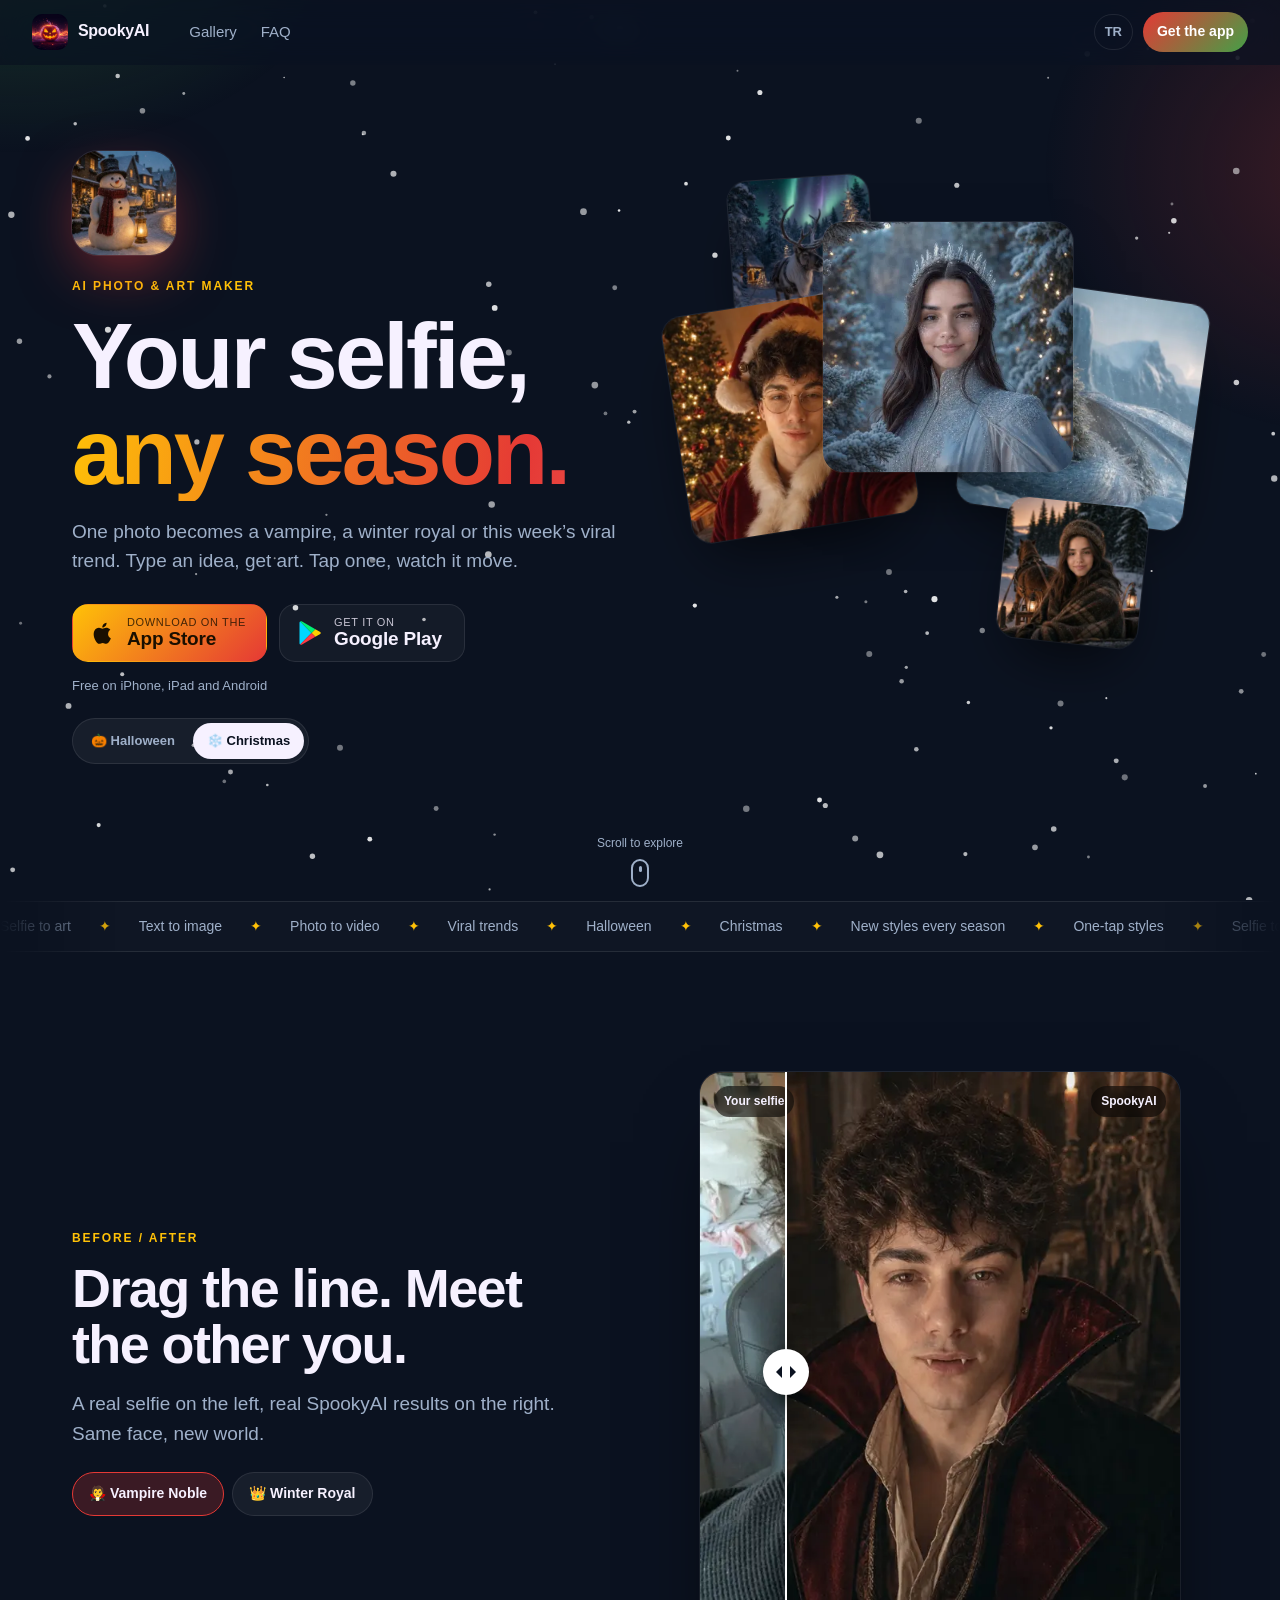
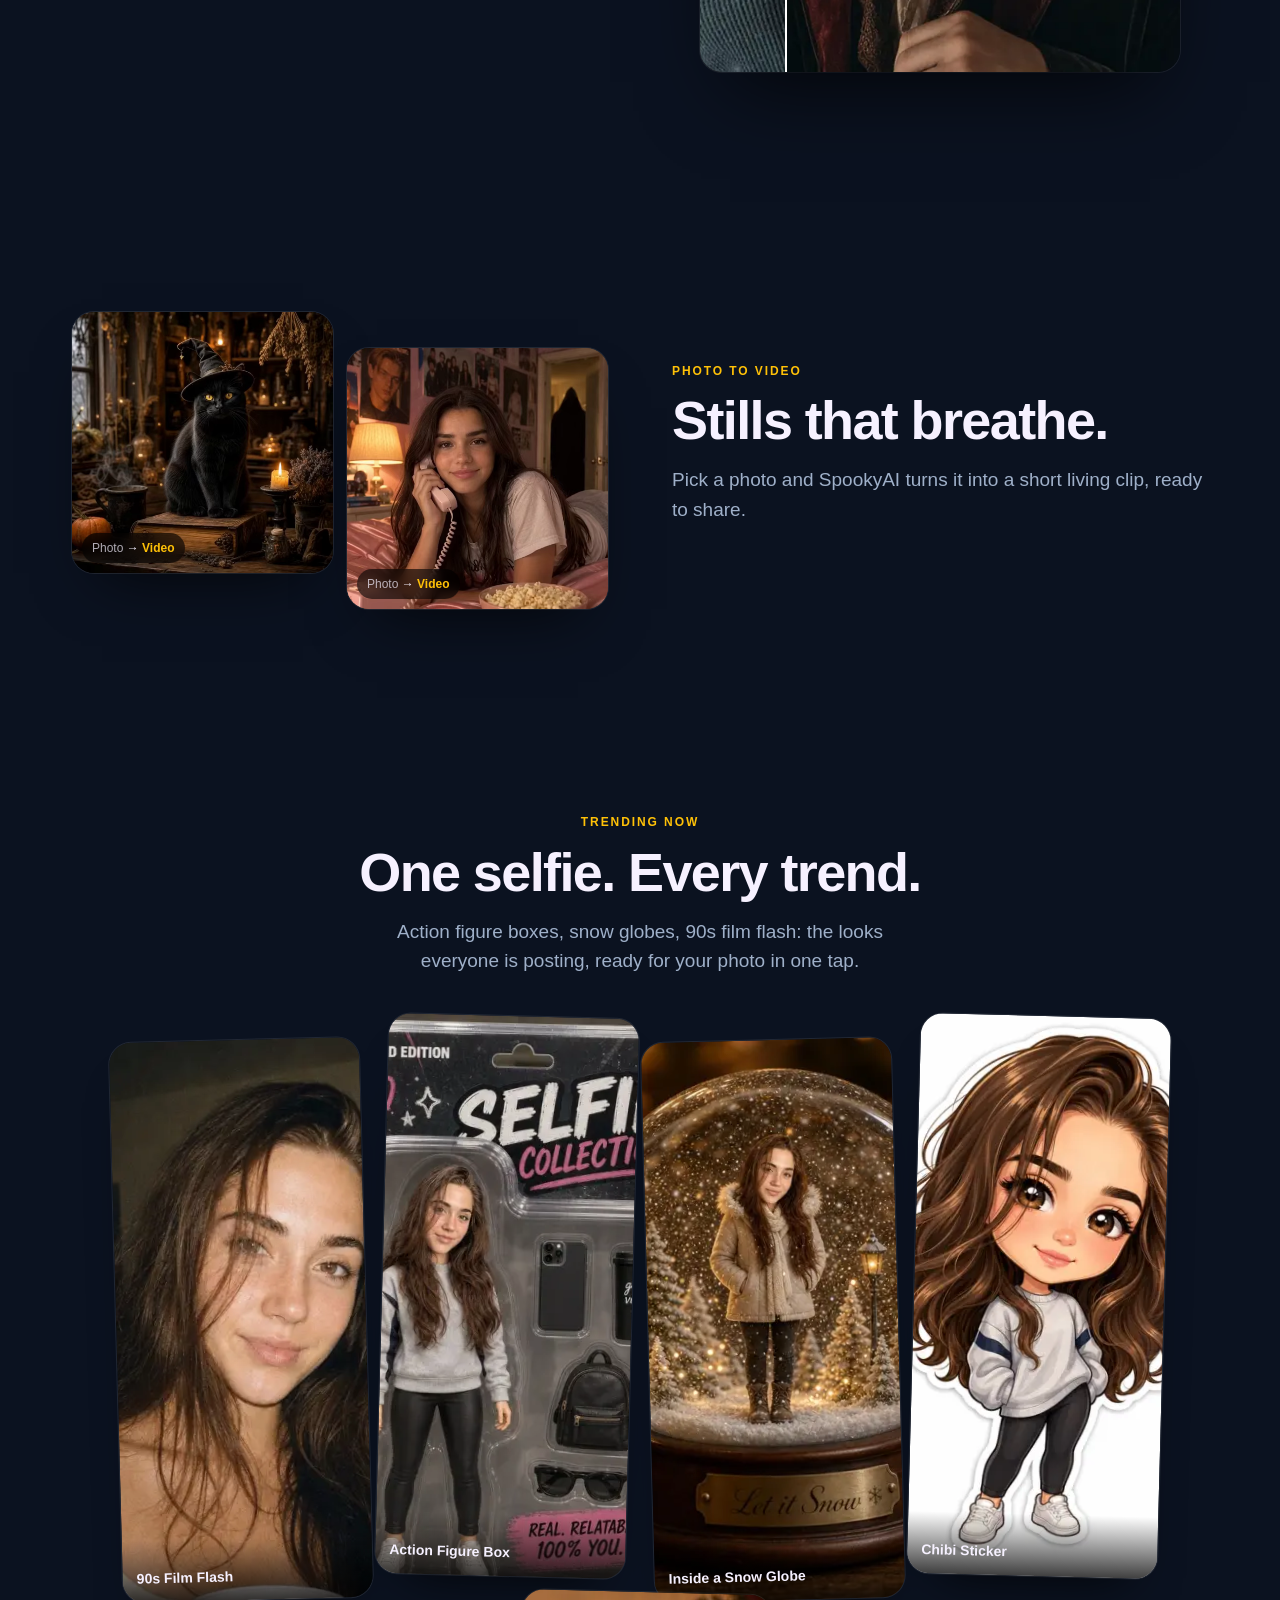
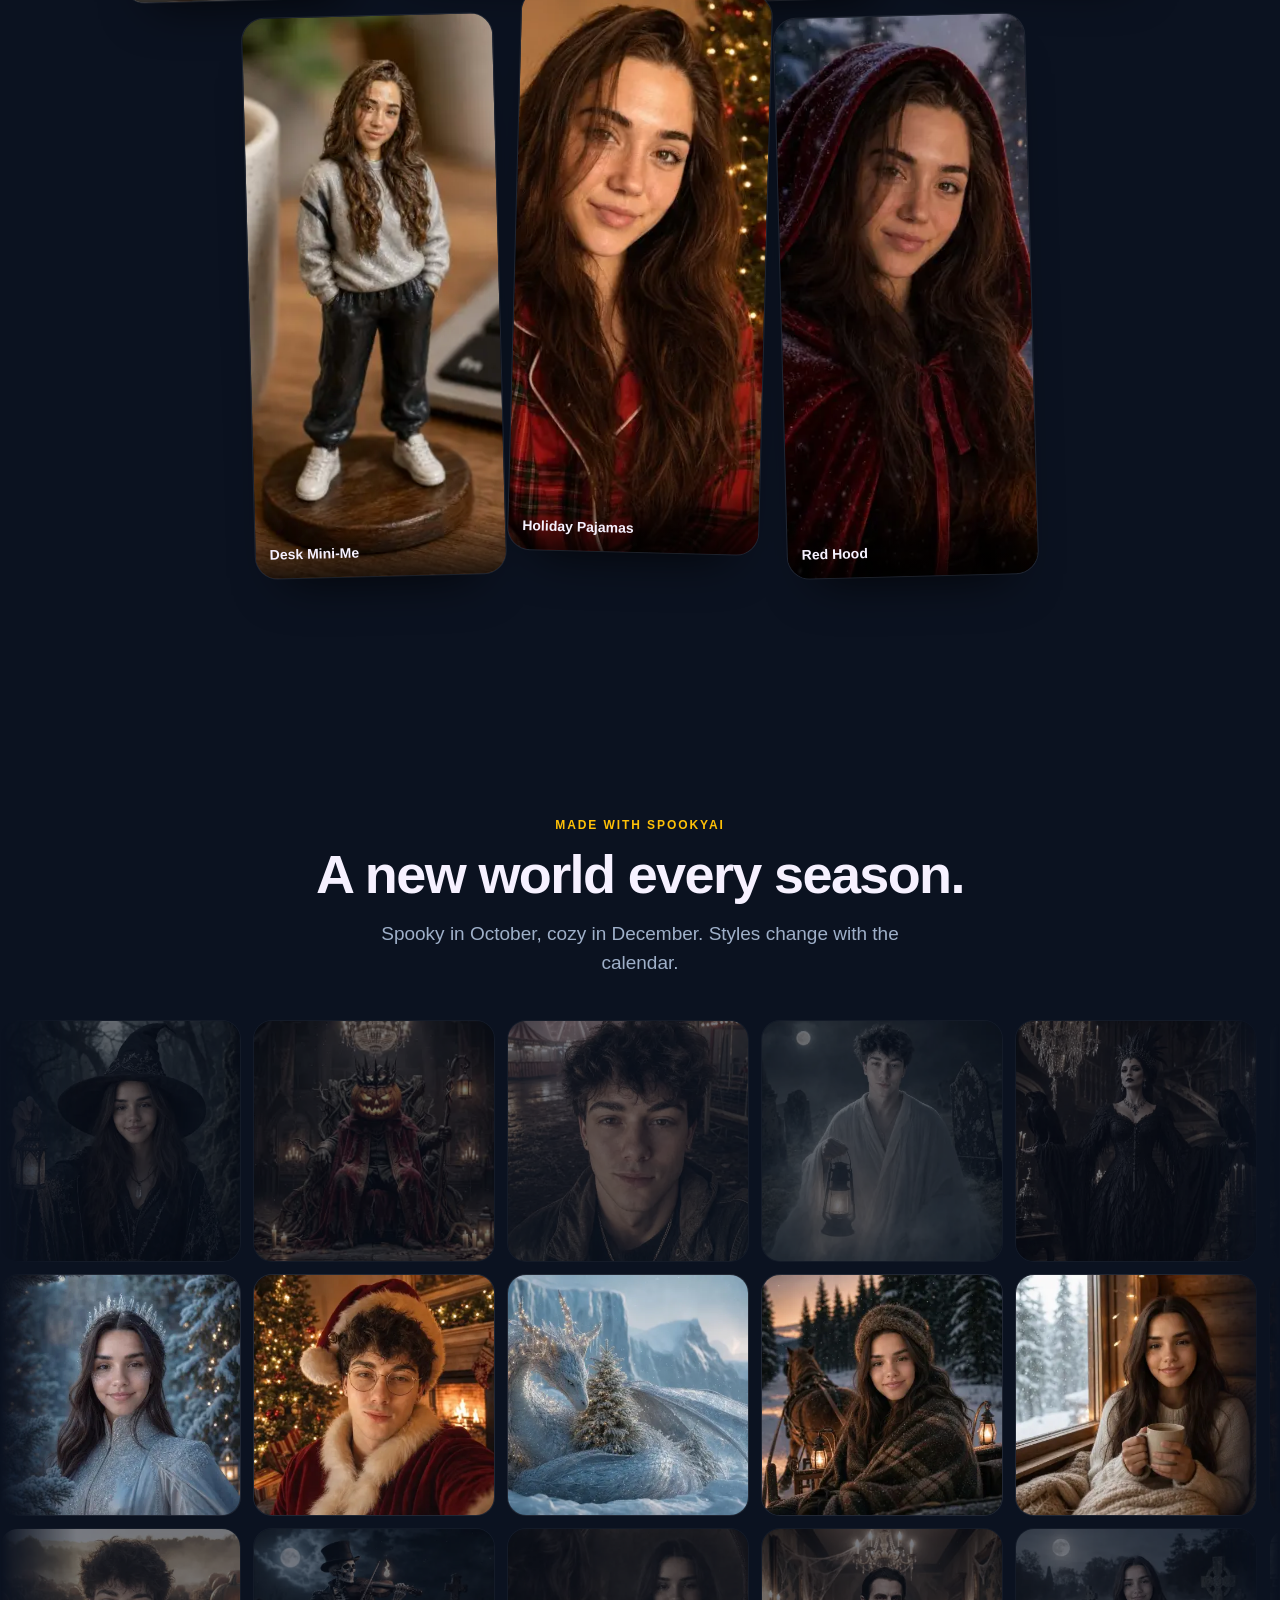
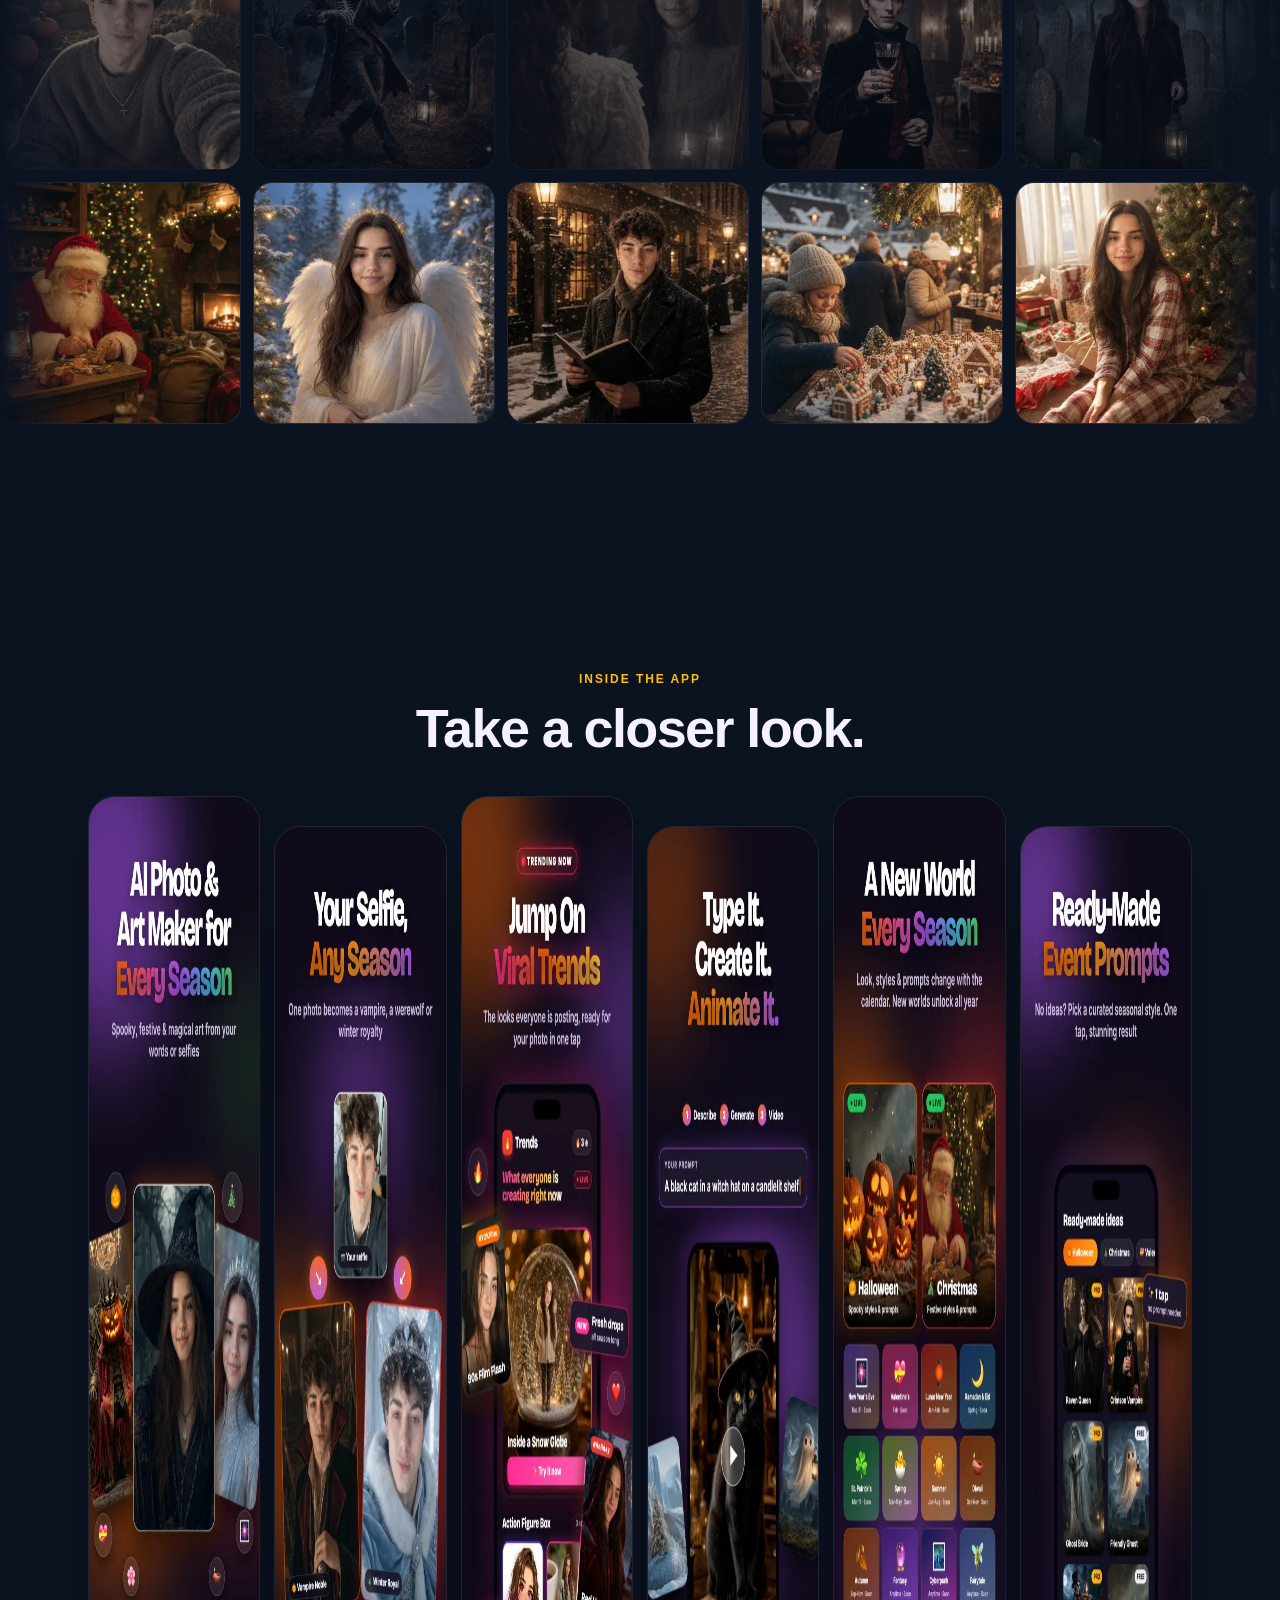
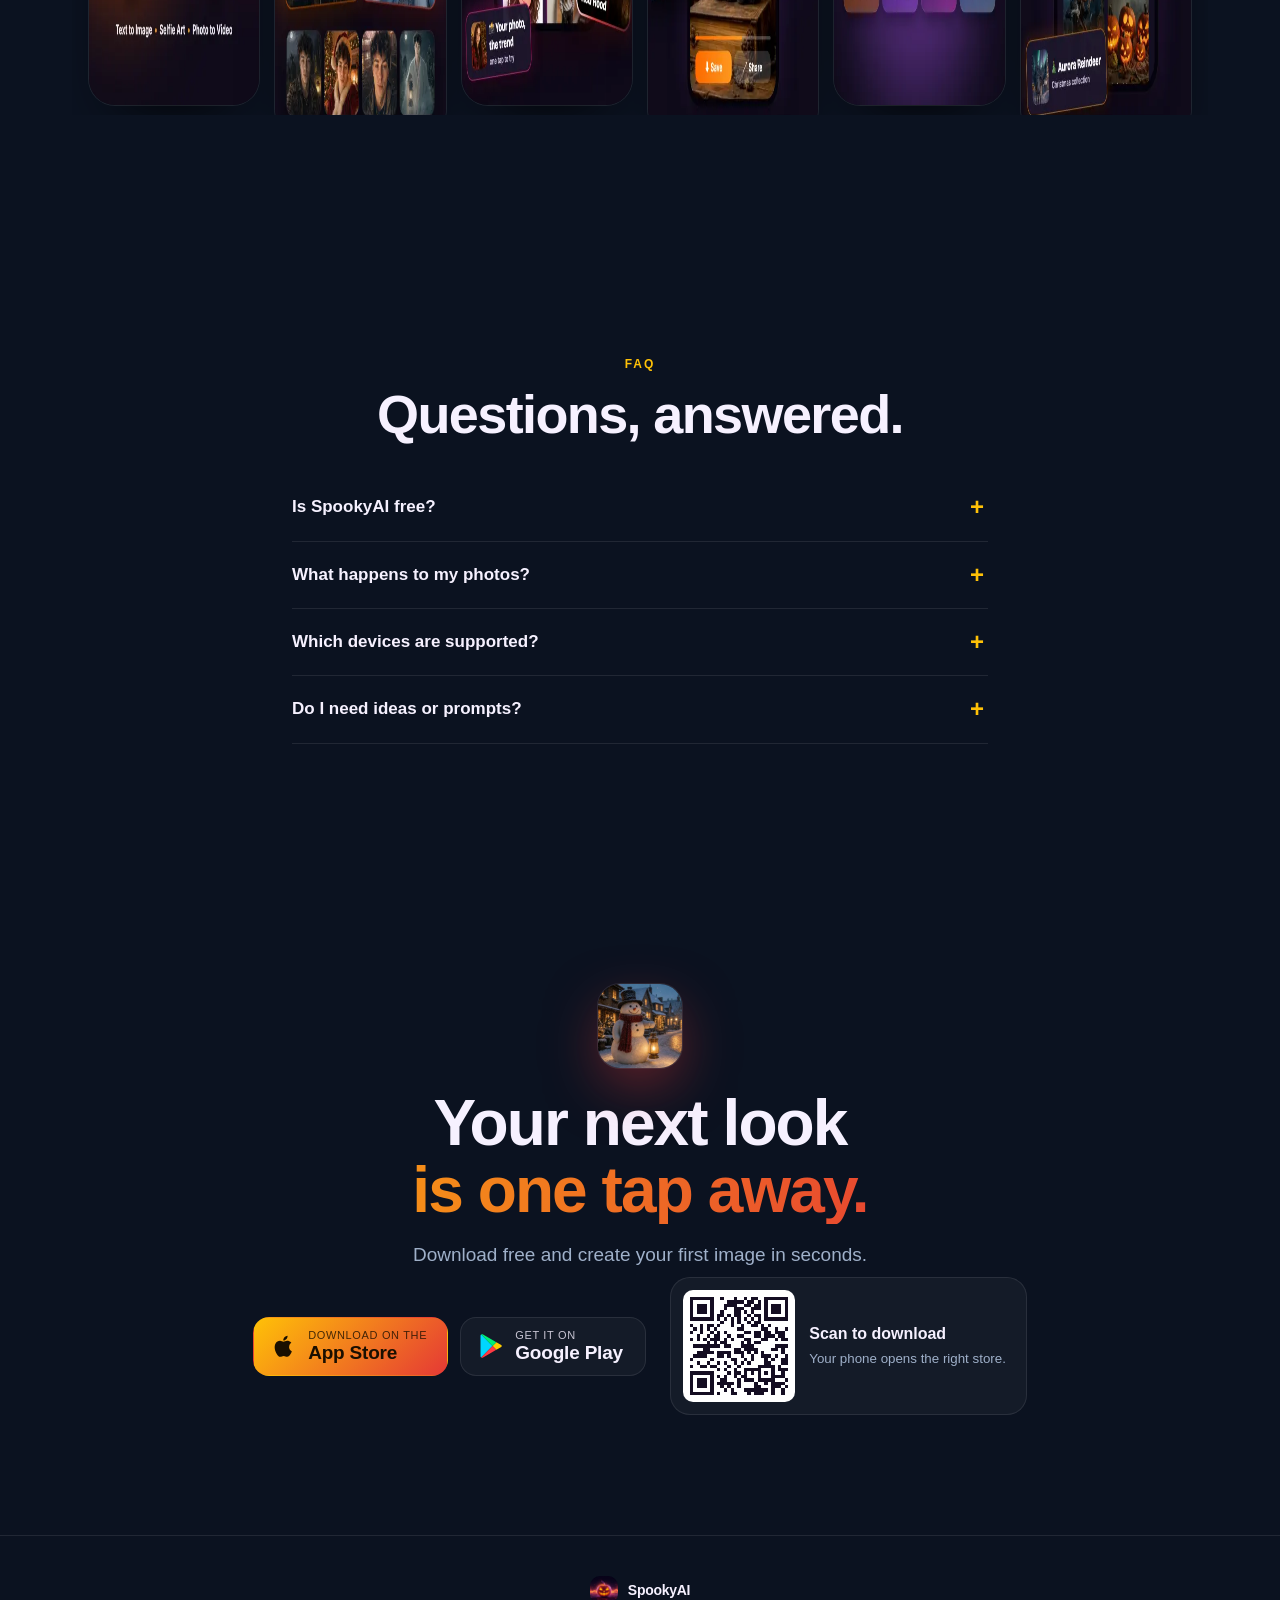
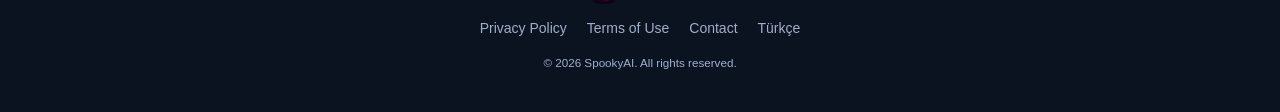
<file: website/public/index.html>
<!doctype html>
<html lang="en" data-season="halloween" data-device="desktop">
<head>
<meta charset="utf-8">
<meta name="viewport" content="width=device-width, initial-scale=1, viewport-fit=cover">
<title>SpookyAI – AI Photo &amp; Art Maker for Every Season</title>
<meta name="description" content="Turn a selfie into a vampire, an ice queen or a viral trend. Create AI art from text and bring photos to life as video. Free on iPhone and Android.">
<link rel="canonical" href="https://spookyai-app.web.app/">
<link rel="alternate" hreflang="en" href="https://spookyai-app.web.app/">
<link rel="alternate" hreflang="tr" href="https://spookyai-app.web.app/tr/">
<link rel="alternate" hreflang="x-default" href="https://spookyai-app.web.app/">
<meta name="theme-color" content="#0f0b1a">
<meta name="apple-itunes-app" content="app-id=6753217831">
<meta property="og:type" content="website">
<meta property="og:site_name" content="SpookyAI">
<meta property="og:title" content="SpookyAI – AI Photo &amp; Art Maker for Every Season">
<meta property="og:description" content="Turn a selfie into a vampire, an ice queen or a viral trend. Create AI art from text and bring photos to life as video. Free on iPhone and Android.">
<meta property="og:url" content="https://spookyai-app.web.app/">
<meta property="og:image" content="https://spookyai-app.web.app/og-image.jpg">
<meta property="og:image:width" content="1200">
<meta property="og:image:height" content="630">
<meta property="og:locale" content="en_US">
<meta name="twitter:card" content="summary_large_image">
<meta name="twitter:title" content="SpookyAI – AI Photo &amp; Art Maker for Every Season">
<meta name="twitter:description" content="Turn a selfie into a vampire, an ice queen or a viral trend. Create AI art from text and bring photos to life as video. Free on iPhone and Android.">
<meta name="twitter:image" content="https://spookyai-app.web.app/og-image.jpg">
<link rel="icon" type="image/png" href="favicon.png">
<link rel="apple-touch-icon" href="apple-touch-icon.png">
<link rel="preload" as="image" href="media/icon.webp">
<link rel="stylesheet" href="styles.css?v=9e4a5afc">
<script>/* set device + season before paint to avoid flicker */
(function(d){var u=navigator.userAgent,ios=/iPhone|iPad|iPod/.test(u)||(/Macintosh/.test(u)&&navigator.maxTouchPoints>1);
d.dataset.device=ios?'ios':/Android/i.test(u)?'android':'desktop';
var s;try{s=localStorage.getItem('season')}catch(e){}var mo=new Date().getMonth();
d.dataset.season=s||(mo>=10||mo===0?'christmas':'halloween');})(document.documentElement);</script>
<script type="application/ld+json">{"@context":"https://schema.org","@type":"MobileApplication","name":"SpookyAI","operatingSystem":"iOS, Android","applicationCategory":"PhotographyApplication","description":"Turn a selfie into a vampire, an ice queen or a viral trend. Create AI art from text and bring photos to life as video. Free on iPhone and Android.","image":"https://spookyai-app.web.app/og-image.jpg","url":"https://spookyai-app.web.app/","offers":{"@type":"Offer","price":"0","priceCurrency":"USD"},"sameAs":["https://apps.apple.com/app/id6753217831","https://play.google.com/store/apps/details?id=com.furkanages.spookyai"]}</script>
<script type="application/ld+json">{"@context":"https://schema.org","@type":"FAQPage","mainEntity":[{"@type":"Question","name":"Is SpookyAI free?","acceptedAnswer":{"@type":"Answer","text":"The app is free to download and new installs get starter tokens to try it. Each creation uses tokens; you can get more in the app."}},{"@type":"Question","name":"What happens to my photos?","acceptedAnswer":{"@type":"Answer","text":"Photos are sent securely to our AI provider only to create the result you asked for. Your results are saved on your device. See the privacy policy for details."}},{"@type":"Question","name":"Which devices are supported?","acceptedAnswer":{"@type":"Answer","text":"iPhone and iPad from the App Store, and Android phones from Google Play."}},{"@type":"Question","name":"Do I need ideas or prompts?","acceptedAnswer":{"@type":"Answer","text":"No. Pick a ready-made style or a trend and tap once. You can also type your own idea."}}]}</script>
</head>
<body>
<canvas id="fx" aria-hidden="true"></canvas>
<div class="glow" aria-hidden="true"></div>

<header class="nav">
  <a class="brand" href="./" aria-label="SpookyAI">
    <img class="brand-icon" src="media/icon.webp" alt="" width="36" height="36"><span>SpookyAI</span>
  </a>
  <nav class="nav-links">
    <a href="#gallery">Gallery</a><a href="#faq">FAQ</a>
  </nav>
  <div class="nav-right">
    <a class="lang" href="tr/" hreflang="tr" lang="tr" data-lang="tr">TR</a>
    <a class="btn-mini" href="#get">Get the app</a>
  </div>
</header>

<main>
<section class="hero">
  <div class="hero-copy">
    <div class="app-icon" aria-hidden="true">
      <img class="icon-h" src="media/icon.webp" alt="" width="128" height="128">
      <img class="icon-c" src="media/icon_christmas.webp" alt="" width="128" height="128">
    </div>
    <p class="kicker">AI photo & art maker</p>
    <h1><span class="line">Your selfie,</span> <span class="line grad">any season.</span></h1>
    <p class="lead">One photo becomes a vampire, a winter royal or this week’s viral trend. Type an idea, get art. Tap once, watch it move.</p>
    <div class="stores" data-where="hero">
  <a class="store store-ios" href="https://apps.apple.com/app/id6753217831" rel="noopener" data-store="ios"><svg viewBox="0 0 24 24" aria-hidden="true"><path fill="currentColor" d="M16.37 12.77c-.02-2.3 1.88-3.4 1.96-3.46-1.07-1.56-2.73-1.78-3.32-1.8-1.41-.14-2.76.83-3.48.83-.72 0-1.82-.81-3-.79-1.54.02-2.96.9-3.76 2.28-1.6 2.78-.41 6.9 1.15 9.16.76 1.1 1.67 2.34 2.86 2.3 1.15-.05 1.58-.74 2.97-.74 1.38 0 1.77.74 2.98.72 1.23-.02 2.01-1.12 2.76-2.23.87-1.28 1.23-2.52 1.25-2.58-.03-.01-2.4-.92-2.42-3.65zM14.1 6.02c.63-.77 1.06-1.83.94-2.89-.91.04-2.01.61-2.66 1.37-.58.67-1.1 1.76-.96 2.8 1.02.08 2.05-.52 2.68-1.28z"/></svg><span><small>Download on the</small><b>App Store</b></span></a>
  <a class="store store-android" href="https://play.google.com/store/apps/details?id=com.furkanages.spookyai" rel="noopener" data-store="android"><svg viewBox="0 0 24 24" aria-hidden="true"><path fill="#00d7fe" d="M3.6 2.2 13.3 12l-9.7 9.8c-.4-.2-.6-.6-.6-1.1V3.3c0-.5.2-.9.6-1.1z"/><path fill="#ffce00" d="m16.6 15.3-3.3-3.3 3.3-3.3 3.8 2.2c1.1.6 1.1 1.6 0 2.2l-3.8 2.2z"/><path fill="#ff3a44" d="M16.6 15.3 13.3 12l-9.7 9.8c.4.4 1 .4 1.6.1l11.4-6.6z"/><path fill="#00f076" d="M16.6 8.7 5.2 2.1c-.6-.4-1.2-.3-1.6.1l9.7 9.8 3.3-3.3z"/></svg><span><small>Get it on</small><b>Google Play</b></span></a>
</div>
    <p class="fine">Free on iPhone, iPad and Android</p>
    <div class="season-toggle" role="group" aria-label="Season">
      <button type="button" data-season-btn="halloween">🎃 Halloween</button>
      <button type="button" data-season-btn="christmas">❄️ Christmas</button>
    </div>
  </div>
  <div class="hero-art" aria-hidden="true">
    <figure class="hcard hcard-1" data-set="halloween"><img src="media/halloween/pumpkin_king.webp" alt="" width="420" height="420" loading="lazy" decoding="async" fetchpriority="high" loading="eager"></figure><figure class="hcard hcard-2" data-set="halloween"><img src="media/halloween/enchantedd_witch.webp" alt="" width="420" height="420" loading="lazy" decoding="async" fetchpriority="high" loading="eager"></figure><figure class="hcard hcard-3" data-set="halloween"><img src="media/halloween/spectral_ghost.webp" alt="" width="420" height="420" loading="lazy" decoding="async"></figure><figure class="hcard hcard-4" data-set="halloween"><img src="media/halloween/raven_queen.webp" alt="" width="420" height="420" loading="lazy" decoding="async"></figure><figure class="hcard hcard-5" data-set="halloween"><img src="media/halloween/haunted_carnival.webp" alt="" width="420" height="420" loading="lazy" decoding="async"></figure>
    <figure class="hcard hcard-1" data-set="christmas"><img src="media/christmas/ice_queen.webp" alt="" width="420" height="420" loading="lazy" decoding="async" fetchpriority="high" loading="eager"></figure><figure class="hcard hcard-2" data-set="christmas"><img src="media/christmas/jolly_santa.webp" alt="" width="420" height="420" loading="lazy" decoding="async" fetchpriority="high" loading="eager"></figure><figure class="hcard hcard-3" data-set="christmas"><img src="media/christmas/frost_dragon.webp" alt="" width="420" height="420" loading="lazy" decoding="async"></figure><figure class="hcard hcard-4" data-set="christmas"><img src="media/christmas/reindeer.webp" alt="" width="420" height="420" loading="lazy" decoding="async"></figure><figure class="hcard hcard-5" data-set="christmas"><img src="media/christmas/sleigh_ride.webp" alt="" width="420" height="420" loading="lazy" decoding="async"></figure>
  </div>
  <a class="scroll-cue" href="#compare">Scroll to explore<span></span></a>
</section>

<div class="chips" aria-hidden="true"><div class="chips-track"><span>Selfie to art</span><span>Text to image</span><span>Photo to video</span><span>Viral trends</span><span>Halloween</span><span>Christmas</span><span>New styles every season</span><span>One-tap styles</span><span>Selfie to art</span><span>Text to image</span><span>Photo to video</span><span>Viral trends</span><span>Halloween</span><span>Christmas</span><span>New styles every season</span><span>One-tap styles</span></div></div>

<section id="compare" class="section split reveal">
  <div class="copy">
    <p class="kicker">Before / after</p>
    <h2>Drag the line. Meet the other you.</h2>
    <p class="lead">A real selfie on the left, real SpookyAI results on the right. Same face, new world.</p>
    <div class="tabs" role="tablist">
      <button role="tab" aria-selected="true" data-after="media/compare/vampire.webp">🧛 Vampire Noble</button>
      <button role="tab" aria-selected="false" data-after="media/compare/winter.webp">👑 Winter Royal</button>
    </div>
  </div>
  <div class="ba" style="--pos:50%">
    <img class="ba-after" src="media/compare/vampire.webp" alt="Vampire Noble" width="600" height="750" loading="lazy">
    <div class="ba-before"><img src="media/compare/selfie.webp" alt="Your selfie" width="600" height="750" loading="lazy"></div>
    <span class="ba-label l">Your selfie</span><span class="ba-label r">SpookyAI</span>
    <div class="ba-handle" aria-hidden="true"><span></span></div>
    <input class="ba-range" type="range" min="0" max="100" value="50" aria-label="Before / after">
  </div>
</section>

<section class="section split reverse reveal">
  <div class="copy">
    <p class="kicker">Photo to video</p>
    <h2>Stills that breathe.</h2>
    <p class="lead">Pick a photo and SpookyAI turns it into a short living clip, ready to share.</p>
  </div>
  <div class="vid-pair">
    <div class="vid-card">
      <img src="media/video/blackcat.webp" alt="Photo" width="560" height="560" loading="lazy">
      <video muted loop playsinline preload="none" poster="media/video/blackcat.webp" data-lazy-video>
        <source data-src="media/video/blackcat.webm" type="video/webm"><source data-src="media/video/blackcat.mp4" type="video/mp4">
      </video>
      <span class="pill"><i>Photo</i> → <b>Video</b></span>
    </div><div class="vid-card">
      <img src="media/video/telephone.webp" alt="Photo" width="560" height="560" loading="lazy">
      <video muted loop playsinline preload="none" poster="media/video/telephone.webp" data-lazy-video>
        <source data-src="media/video/telephone.webm" type="video/webm"><source data-src="media/video/telephone.mp4" type="video/mp4">
      </video>
      <span class="pill"><i>Photo</i> → <b>Video</b></span>
    </div>
  </div>
</section>

<section class="section reveal">
  <div class="center">
    <p class="kicker">Trending now</p>
    <h2>One selfie. Every trend.</h2>
    <p class="lead">Action figure boxes, snow globes, 90s film flash: the looks everyone is posting, ready for your photo in one tap.</p>
  </div>
  <div class="trends">
    <figure class="trend"><img src="media/trends/film_flash.webp" alt="90s Film Flash" width="560" height="560" loading="lazy" decoding="async"><figcaption>90s Film Flash</figcaption></figure><figure class="trend"><img src="media/trends/collector.webp" alt="Action Figure Box" width="560" height="560" loading="lazy" decoding="async"><figcaption>Action Figure Box</figcaption></figure><figure class="trend"><img src="media/trends/snow_globe.webp" alt="Inside a Snow Globe" width="560" height="560" loading="lazy" decoding="async"><figcaption>Inside a Snow Globe</figcaption></figure><figure class="trend"><img src="media/trends/chibi.webp" alt="Chibi Sticker" width="560" height="560" loading="lazy" decoding="async"><figcaption>Chibi Sticker</figcaption></figure><figure class="trend"><img src="media/trends/mini_me.webp" alt="Desk Mini-Me" width="560" height="560" loading="lazy" decoding="async"><figcaption>Desk Mini-Me</figcaption></figure><figure class="trend"><img src="media/trends/pajama.webp" alt="Holiday Pajamas" width="560" height="560" loading="lazy" decoding="async"><figcaption>Holiday Pajamas</figcaption></figure><figure class="trend"><img src="media/trends/red_hood.webp" alt="Red Hood" width="560" height="560" loading="lazy" decoding="async"><figcaption>Red Hood</figcaption></figure>
  </div>
</section>

<section id="gallery" class="section gallery reveal">
  <div class="center">
    <p class="kicker">Made with SpookyAI</p>
    <h2>A new world every season.</h2>
    <p class="lead">Spooky in October, cozy in December. Styles change with the calendar.</p>
  </div>
  <div class="marquee-row" data-set="halloween"><div class="marquee-track"><figure class="tile"><img src="media/halloween/enchantedd_witch.webp" alt="Enchanted Witch" width="420" height="420" loading="lazy" decoding="async"><figcaption>Enchanted Witch</figcaption></figure><figure class="tile"><img src="media/halloween/pumpkin_king.webp" alt="Pumpkin King" width="420" height="420" loading="lazy" decoding="async"><figcaption>Pumpkin King</figcaption></figure><figure class="tile"><img src="media/halloween/haunted_carnival.webp" alt="Haunted Carnival" width="420" height="420" loading="lazy" decoding="async"><figcaption>Haunted Carnival</figcaption></figure><figure class="tile"><img src="media/halloween/spectral_ghost.webp" alt="Spectral Ghost" width="420" height="420" loading="lazy" decoding="async"><figcaption>Spectral Ghost</figcaption></figure><figure class="tile"><img src="media/halloween/raven_queen.webp" alt="Raven Queen" width="420" height="420" loading="lazy" decoding="async"><figcaption>Raven Queen</figcaption></figure><figure class="tile"><img src="media/halloween/werewolf.webp" alt="Werewolf" width="420" height="420" loading="lazy" decoding="async"><figcaption>Werewolf</figcaption></figure><figure class="tile"><img src="media/halloween/gothic_ball.webp" alt="Gothic Ball" width="420" height="420" loading="lazy" decoding="async"><figcaption>Gothic Ball</figcaption></figure><figure class="tile"><img src="media/halloween/fortune_teller.webp" alt="Fortune Teller" width="420" height="420" loading="lazy" decoding="async"><figcaption>Fortune Teller</figcaption></figure><figure class="tile"><img src="media/halloween/ghost_bride.webp" alt="Ghost Bride" width="420" height="420" loading="lazy" decoding="async"><figcaption>Ghost Bride</figcaption></figure><figure class="tile" aria-hidden="true"><img src="media/halloween/enchantedd_witch.webp" alt="Enchanted Witch" width="420" height="420" loading="lazy" decoding="async"><figcaption>Enchanted Witch</figcaption></figure><figure class="tile" aria-hidden="true"><img src="media/halloween/pumpkin_king.webp" alt="Pumpkin King" width="420" height="420" loading="lazy" decoding="async"><figcaption>Pumpkin King</figcaption></figure><figure class="tile" aria-hidden="true"><img src="media/halloween/haunted_carnival.webp" alt="Haunted Carnival" width="420" height="420" loading="lazy" decoding="async"><figcaption>Haunted Carnival</figcaption></figure><figure class="tile" aria-hidden="true"><img src="media/halloween/spectral_ghost.webp" alt="Spectral Ghost" width="420" height="420" loading="lazy" decoding="async"><figcaption>Spectral Ghost</figcaption></figure><figure class="tile" aria-hidden="true"><img src="media/halloween/raven_queen.webp" alt="Raven Queen" width="420" height="420" loading="lazy" decoding="async"><figcaption>Raven Queen</figcaption></figure><figure class="tile" aria-hidden="true"><img src="media/halloween/werewolf.webp" alt="Werewolf" width="420" height="420" loading="lazy" decoding="async"><figcaption>Werewolf</figcaption></figure><figure class="tile" aria-hidden="true"><img src="media/halloween/gothic_ball.webp" alt="Gothic Ball" width="420" height="420" loading="lazy" decoding="async"><figcaption>Gothic Ball</figcaption></figure><figure class="tile" aria-hidden="true"><img src="media/halloween/fortune_teller.webp" alt="Fortune Teller" width="420" height="420" loading="lazy" decoding="async"><figcaption>Fortune Teller</figcaption></figure><figure class="tile" aria-hidden="true"><img src="media/halloween/ghost_bride.webp" alt="Ghost Bride" width="420" height="420" loading="lazy" decoding="async"><figcaption>Ghost Bride</figcaption></figure></div></div>
  <div class="marquee-row" data-set="christmas"><div class="marquee-track"><figure class="tile"><img src="media/christmas/ice_queen.webp" alt="Ice Queen" width="420" height="420" loading="lazy" decoding="async"><figcaption>Ice Queen</figcaption></figure><figure class="tile"><img src="media/christmas/jolly_santa.webp" alt="Jolly Santa" width="420" height="420" loading="lazy" decoding="async"><figcaption>Jolly Santa</figcaption></figure><figure class="tile"><img src="media/christmas/frost_dragon.webp" alt="Frost Dragon" width="420" height="420" loading="lazy" decoding="async"><figcaption>Frost Dragon</figcaption></figure><figure class="tile"><img src="media/christmas/sleigh_ride.webp" alt="Sleigh Ride" width="420" height="420" loading="lazy" decoding="async"><figcaption>Sleigh Ride</figcaption></figure><figure class="tile"><img src="media/christmas/cabin_window.webp" alt="Cabin Window" width="420" height="420" loading="lazy" decoding="async"><figcaption>Cabin Window</figcaption></figure><figure class="tile"><img src="media/christmas/nutcracker.webp" alt="Nutcracker" width="420" height="420" loading="lazy" decoding="async"><figcaption>Nutcracker</figcaption></figure><figure class="tile"><img src="media/christmas/reindeer.webp" alt="Reindeer" width="420" height="420" loading="lazy" decoding="async"><figcaption>Reindeer</figcaption></figure><figure class="tile"><img src="media/christmas/gingerbread_baker.webp" alt="Gingerbread Baker" width="420" height="420" loading="lazy" decoding="async"><figcaption>Gingerbread Baker</figcaption></figure><figure class="tile"><img src="media/christmas/skater.webp" alt="Ice Skater" width="420" height="420" loading="lazy" decoding="async"><figcaption>Ice Skater</figcaption></figure><figure class="tile" aria-hidden="true"><img src="media/christmas/ice_queen.webp" alt="Ice Queen" width="420" height="420" loading="lazy" decoding="async"><figcaption>Ice Queen</figcaption></figure><figure class="tile" aria-hidden="true"><img src="media/christmas/jolly_santa.webp" alt="Jolly Santa" width="420" height="420" loading="lazy" decoding="async"><figcaption>Jolly Santa</figcaption></figure><figure class="tile" aria-hidden="true"><img src="media/christmas/frost_dragon.webp" alt="Frost Dragon" width="420" height="420" loading="lazy" decoding="async"><figcaption>Frost Dragon</figcaption></figure><figure class="tile" aria-hidden="true"><img src="media/christmas/sleigh_ride.webp" alt="Sleigh Ride" width="420" height="420" loading="lazy" decoding="async"><figcaption>Sleigh Ride</figcaption></figure><figure class="tile" aria-hidden="true"><img src="media/christmas/cabin_window.webp" alt="Cabin Window" width="420" height="420" loading="lazy" decoding="async"><figcaption>Cabin Window</figcaption></figure><figure class="tile" aria-hidden="true"><img src="media/christmas/nutcracker.webp" alt="Nutcracker" width="420" height="420" loading="lazy" decoding="async"><figcaption>Nutcracker</figcaption></figure><figure class="tile" aria-hidden="true"><img src="media/christmas/reindeer.webp" alt="Reindeer" width="420" height="420" loading="lazy" decoding="async"><figcaption>Reindeer</figcaption></figure><figure class="tile" aria-hidden="true"><img src="media/christmas/gingerbread_baker.webp" alt="Gingerbread Baker" width="420" height="420" loading="lazy" decoding="async"><figcaption>Gingerbread Baker</figcaption></figure><figure class="tile" aria-hidden="true"><img src="media/christmas/skater.webp" alt="Ice Skater" width="420" height="420" loading="lazy" decoding="async"><figcaption>Ice Skater</figcaption></figure></div></div>
  <div class="marquee-row" data-set="halloween"><div class="marquee-track"><figure class="tile"><img src="media/halloween/golden_pumpkin.webp" alt="Golden Pumpkin" width="420" height="420" loading="lazy" decoding="async"><figcaption>Golden Pumpkin</figcaption></figure><figure class="tile"><img src="media/halloween/skeleton_musician.webp" alt="Skeleton Musician" width="420" height="420" loading="lazy" decoding="async"><figcaption>Skeleton Musician</figcaption></figure><figure class="tile"><img src="media/halloween/mirror_ghost.webp" alt="Mirror Ghost" width="420" height="420" loading="lazy" decoding="async"><figcaption>Mirror Ghost</figcaption></figure><figure class="tile"><img src="media/halloween/crimson_vampire.webp" alt="Crimson Vampire" width="420" height="420" loading="lazy" decoding="async"><figcaption>Crimson Vampire</figcaption></figure><figure class="tile"><img src="media/halloween/moonlit_graveyard.webp" alt="Moonlit Graveyard" width="420" height="420" loading="lazy" decoding="async"><figcaption>Moonlit Graveyard</figcaption></figure><figure class="tile"><img src="media/halloween/apothercy_witch.webp" alt="Apothecary Witch" width="420" height="420" loading="lazy" decoding="async"><figcaption>Apothecary Witch</figcaption></figure><figure class="tile"><img src="media/halloween/friendly_ghosty.webp" alt="Friendly Ghost" width="420" height="420" loading="lazy" decoding="async"><figcaption>Friendly Ghost</figcaption></figure><figure class="tile"><img src="media/halloween/haunted_mansion_portrait.webp" alt="Haunted Portrait" width="420" height="420" loading="lazy" decoding="async"><figcaption>Haunted Portrait</figcaption></figure><figure class="tile"><img src="media/halloween/jacko_lantern.webp" alt="Jack-o'-Lantern" width="420" height="420" loading="lazy" decoding="async"><figcaption>Jack-o'-Lantern</figcaption></figure><figure class="tile" aria-hidden="true"><img src="media/halloween/golden_pumpkin.webp" alt="Golden Pumpkin" width="420" height="420" loading="lazy" decoding="async"><figcaption>Golden Pumpkin</figcaption></figure><figure class="tile" aria-hidden="true"><img src="media/halloween/skeleton_musician.webp" alt="Skeleton Musician" width="420" height="420" loading="lazy" decoding="async"><figcaption>Skeleton Musician</figcaption></figure><figure class="tile" aria-hidden="true"><img src="media/halloween/mirror_ghost.webp" alt="Mirror Ghost" width="420" height="420" loading="lazy" decoding="async"><figcaption>Mirror Ghost</figcaption></figure><figure class="tile" aria-hidden="true"><img src="media/halloween/crimson_vampire.webp" alt="Crimson Vampire" width="420" height="420" loading="lazy" decoding="async"><figcaption>Crimson Vampire</figcaption></figure><figure class="tile" aria-hidden="true"><img src="media/halloween/moonlit_graveyard.webp" alt="Moonlit Graveyard" width="420" height="420" loading="lazy" decoding="async"><figcaption>Moonlit Graveyard</figcaption></figure><figure class="tile" aria-hidden="true"><img src="media/halloween/apothercy_witch.webp" alt="Apothecary Witch" width="420" height="420" loading="lazy" decoding="async"><figcaption>Apothecary Witch</figcaption></figure><figure class="tile" aria-hidden="true"><img src="media/halloween/friendly_ghosty.webp" alt="Friendly Ghost" width="420" height="420" loading="lazy" decoding="async"><figcaption>Friendly Ghost</figcaption></figure><figure class="tile" aria-hidden="true"><img src="media/halloween/haunted_mansion_portrait.webp" alt="Haunted Portrait" width="420" height="420" loading="lazy" decoding="async"><figcaption>Haunted Portrait</figcaption></figure><figure class="tile" aria-hidden="true"><img src="media/halloween/jacko_lantern.webp" alt="Jack-o'-Lantern" width="420" height="420" loading="lazy" decoding="async"><figcaption>Jack-o'-Lantern</figcaption></figure></div></div>
  <div class="marquee-row" data-set="christmas"><div class="marquee-track"><figure class="tile"><img src="media/christmas/santa_workshop.webp" alt="Santa's Workshop" width="420" height="420" loading="lazy" decoding="async"><figcaption>Santa's Workshop</figcaption></figure><figure class="tile"><img src="media/christmas/winter_angel.webp" alt="Winter Angel" width="420" height="420" loading="lazy" decoding="async"><figcaption>Winter Angel</figcaption></figure><figure class="tile"><img src="media/christmas/carolers.webp" alt="Carolers" width="420" height="420" loading="lazy" decoding="async"><figcaption>Carolers</figcaption></figure><figure class="tile"><img src="media/christmas/gingerbread_village.webp" alt="Gingerbread Village" width="420" height="420" loading="lazy" decoding="async"><figcaption>Gingerbread Village</figcaption></figure><figure class="tile"><img src="media/christmas/christmas_morning.webp" alt="Christmas Morning" width="420" height="420" loading="lazy" decoding="async"><figcaption>Christmas Morning</figcaption></figure><figure class="tile"><img src="media/christmas/winter_market.webp" alt="Winter Market" width="420" height="420" loading="lazy" decoding="async"><figcaption>Winter Market</figcaption></figure><figure class="tile"><img src="media/christmas/lantern_snowman.webp" alt="Lantern Snowman" width="420" height="420" loading="lazy" decoding="async"><figcaption>Lantern Snowman</figcaption></figure><figure class="tile"><img src="media/christmas/fireside_cat.webp" alt="Fireside Cat" width="420" height="420" loading="lazy" decoding="async"><figcaption>Fireside Cat</figcaption></figure><figure class="tile"><img src="media/christmas/vintage_christmas_card.webp" alt="Vintage Card" width="420" height="420" loading="lazy" decoding="async"><figcaption>Vintage Card</figcaption></figure><figure class="tile" aria-hidden="true"><img src="media/christmas/santa_workshop.webp" alt="Santa's Workshop" width="420" height="420" loading="lazy" decoding="async"><figcaption>Santa's Workshop</figcaption></figure><figure class="tile" aria-hidden="true"><img src="media/christmas/winter_angel.webp" alt="Winter Angel" width="420" height="420" loading="lazy" decoding="async"><figcaption>Winter Angel</figcaption></figure><figure class="tile" aria-hidden="true"><img src="media/christmas/carolers.webp" alt="Carolers" width="420" height="420" loading="lazy" decoding="async"><figcaption>Carolers</figcaption></figure><figure class="tile" aria-hidden="true"><img src="media/christmas/gingerbread_village.webp" alt="Gingerbread Village" width="420" height="420" loading="lazy" decoding="async"><figcaption>Gingerbread Village</figcaption></figure><figure class="tile" aria-hidden="true"><img src="media/christmas/christmas_morning.webp" alt="Christmas Morning" width="420" height="420" loading="lazy" decoding="async"><figcaption>Christmas Morning</figcaption></figure><figure class="tile" aria-hidden="true"><img src="media/christmas/winter_market.webp" alt="Winter Market" width="420" height="420" loading="lazy" decoding="async"><figcaption>Winter Market</figcaption></figure><figure class="tile" aria-hidden="true"><img src="media/christmas/lantern_snowman.webp" alt="Lantern Snowman" width="420" height="420" loading="lazy" decoding="async"><figcaption>Lantern Snowman</figcaption></figure><figure class="tile" aria-hidden="true"><img src="media/christmas/fireside_cat.webp" alt="Fireside Cat" width="420" height="420" loading="lazy" decoding="async"><figcaption>Fireside Cat</figcaption></figure><figure class="tile" aria-hidden="true"><img src="media/christmas/vintage_christmas_card.webp" alt="Vintage Card" width="420" height="420" loading="lazy" decoding="async"><figcaption>Vintage Card</figcaption></figure></div></div>
</section>

<section class="section reveal">
  <div class="center"><p class="kicker">Inside the app</p><h2>Take a closer look.</h2></div>
  <div class="screens">
    <figure class="screen"><img src="media/screens/spookyai_ios_1.webp" alt="SpookyAI" width="420" height="908" loading="lazy" decoding="async"></figure><figure class="screen"><img src="media/screens/spookyai_ios_4.webp" alt="SpookyAI" width="420" height="908" loading="lazy" decoding="async"></figure><figure class="screen"><img src="media/screens/spookyai_ios_trends.webp" alt="SpookyAI" width="420" height="908" loading="lazy" decoding="async"></figure><figure class="screen"><img src="media/screens/spookyai_ios_5.webp" alt="SpookyAI" width="420" height="908" loading="lazy" decoding="async"></figure><figure class="screen"><img src="media/screens/spookyai_ios_2.webp" alt="SpookyAI" width="420" height="908" loading="lazy" decoding="async"></figure><figure class="screen"><img src="media/screens/spookyai_ios_3.webp" alt="SpookyAI" width="420" height="908" loading="lazy" decoding="async"></figure>
  </div>
</section>

<section id="faq" class="section narrow reveal">
  <div class="center"><p class="kicker">FAQ</p><h2>Questions, answered.</h2></div>
  <details class="qa"><summary>Is SpookyAI free?</summary><p>The app is free to download and new installs get starter tokens to try it. Each creation uses tokens; you can get more in the app.</p></details><details class="qa"><summary>What happens to my photos?</summary><p>Photos are sent securely to our AI provider only to create the result you asked for. Your results are saved on your device. See the privacy policy for details.</p></details><details class="qa"><summary>Which devices are supported?</summary><p>iPhone and iPad from the App Store, and Android phones from Google Play.</p></details><details class="qa"><summary>Do I need ideas or prompts?</summary><p>No. Pick a ready-made style or a trend and tap once. You can also type your own idea.</p></details>
</section>

<section id="get" class="section cta reveal">
  <div class="app-icon small" aria-hidden="true">
    <img class="icon-h" src="media/icon.webp" alt="" width="96" height="96">
    <img class="icon-c" src="media/icon_christmas.webp" alt="" width="96" height="96">
  </div>
  <h2><span>Your next look</span> <span class="grad">is one tap away.</span></h2>
  <p class="lead">Download free and create your first image in seconds.</p>
  <div class="cta-row">
    <div class="stores" data-where="cta">
  <a class="store store-ios" href="https://apps.apple.com/app/id6753217831" rel="noopener" data-store="ios"><svg viewBox="0 0 24 24" aria-hidden="true"><path fill="currentColor" d="M16.37 12.77c-.02-2.3 1.88-3.4 1.96-3.46-1.07-1.56-2.73-1.78-3.32-1.8-1.41-.14-2.76.83-3.48.83-.72 0-1.82-.81-3-.79-1.54.02-2.96.9-3.76 2.28-1.6 2.78-.41 6.9 1.15 9.16.76 1.1 1.67 2.34 2.86 2.3 1.15-.05 1.58-.74 2.97-.74 1.38 0 1.77.74 2.98.72 1.23-.02 2.01-1.12 2.76-2.23.87-1.28 1.23-2.52 1.25-2.58-.03-.01-2.4-.92-2.42-3.65zM14.1 6.02c.63-.77 1.06-1.83.94-2.89-.91.04-2.01.61-2.66 1.37-.58.67-1.1 1.76-.96 2.8 1.02.08 2.05-.52 2.68-1.28z"/></svg><span><small>Download on the</small><b>App Store</b></span></a>
  <a class="store store-android" href="https://play.google.com/store/apps/details?id=com.furkanages.spookyai" rel="noopener" data-store="android"><svg viewBox="0 0 24 24" aria-hidden="true"><path fill="#00d7fe" d="M3.6 2.2 13.3 12l-9.7 9.8c-.4-.2-.6-.6-.6-1.1V3.3c0-.5.2-.9.6-1.1z"/><path fill="#ffce00" d="m16.6 15.3-3.3-3.3 3.3-3.3 3.8 2.2c1.1.6 1.1 1.6 0 2.2l-3.8 2.2z"/><path fill="#ff3a44" d="M16.6 15.3 13.3 12l-9.7 9.8c.4.4 1 .4 1.6.1l11.4-6.6z"/><path fill="#00f076" d="M16.6 8.7 5.2 2.1c-.6-.4-1.2-.3-1.6.1l9.7 9.8 3.3-3.3z"/></svg><span><small>Get it on</small><b>Google Play</b></span></a>
</div>
    <div class="qr"><img src="qr.svg" alt="QR" width="112" height="112" loading="lazy"><div><b>Scan to download</b><small>Your phone opens the right store.</small></div></div>
  </div>
</section>
</main>

<footer class="footer">
  <div class="brand"><img class="brand-icon" src="media/icon.webp" alt="" width="28" height="28"><span>SpookyAI</span></div>
  <nav><a href="privacy/">Privacy Policy</a><a href="terms/">Terms of Use</a><a href="mailto:spookyaihelp@gmail.com">Contact</a>
  <a href="tr/" hreflang="tr" data-lang="tr">Türkçe</a></nav>
  <small>© 2026 SpookyAI. All rights reserved.</small>
</footer>
<script src="app.js?v=9e4a5afc" defer></script>
</body>
</html>
</file>
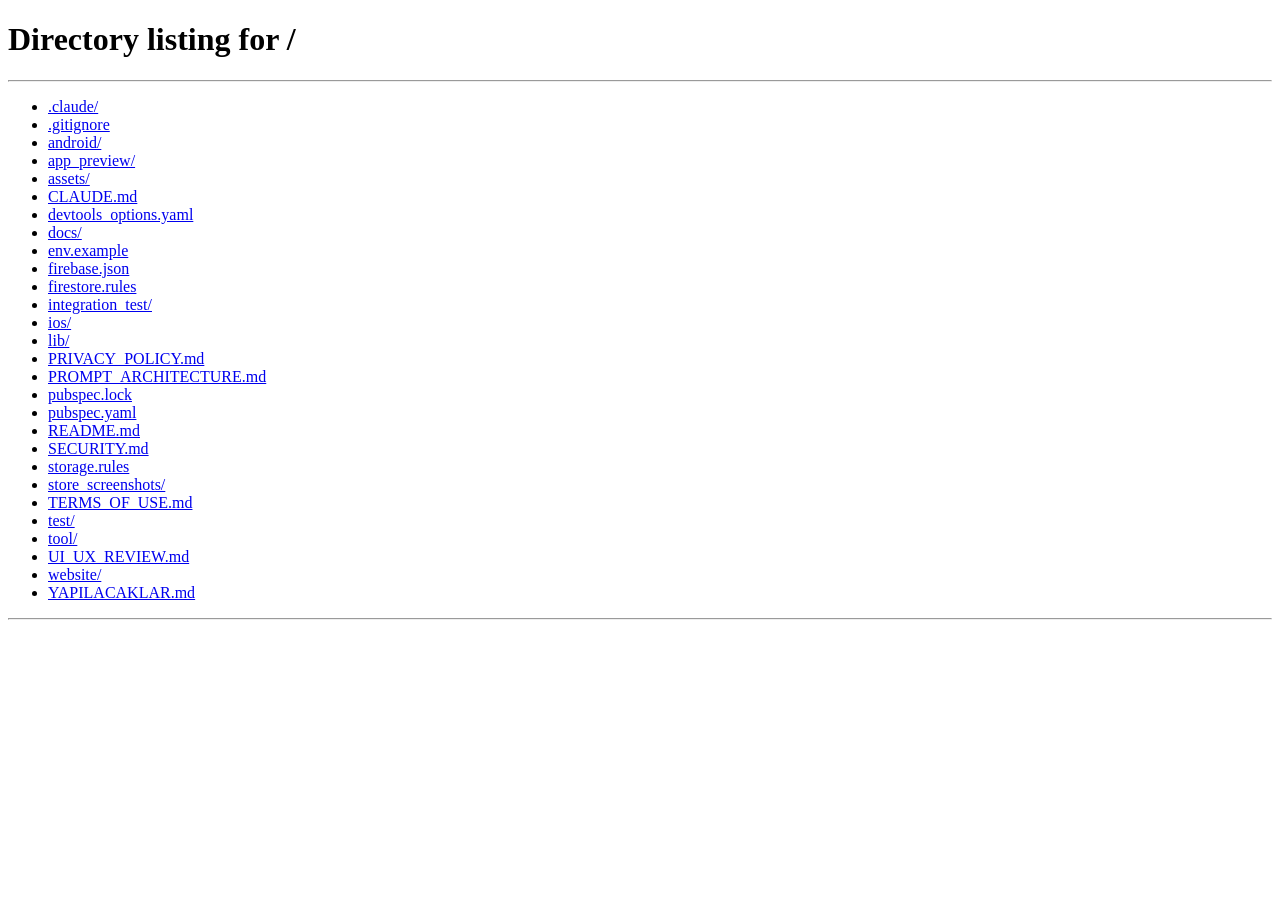
<file: website/public/get/index.html>
<!doctype html>
<html lang="en"><head><meta charset="utf-8"><meta name="viewport" content="width=device-width, initial-scale=1">
<title>Get SpookyAI</title><meta name="robots" content="noindex"><link rel="canonical" href="https://spookyai-app.web.app/">
<script>(function(){var u=navigator.userAgent,ios=/iPhone|iPad|iPod/.test(u)||(/Macintosh/.test(u)&&navigator.maxTouchPoints>1);
location.replace(ios?"https://apps.apple.com/app/id6753217831":/Android/i.test(u)?"https://play.google.com/store/apps/details?id=com.furkanages.spookyai":'/#get');})();</script>
</head><body style="background:#0f0b1a;color:#fff;font-family:system-ui;text-align:center;padding:40px">
<p><a style="color:#ffb36b" href="https://apps.apple.com/app/id6753217831">App Store</a> · <a style="color:#ffb36b" href="https://play.google.com/store/apps/details?id=com.furkanages.spookyai">Google Play</a></p></body></html>
</file>
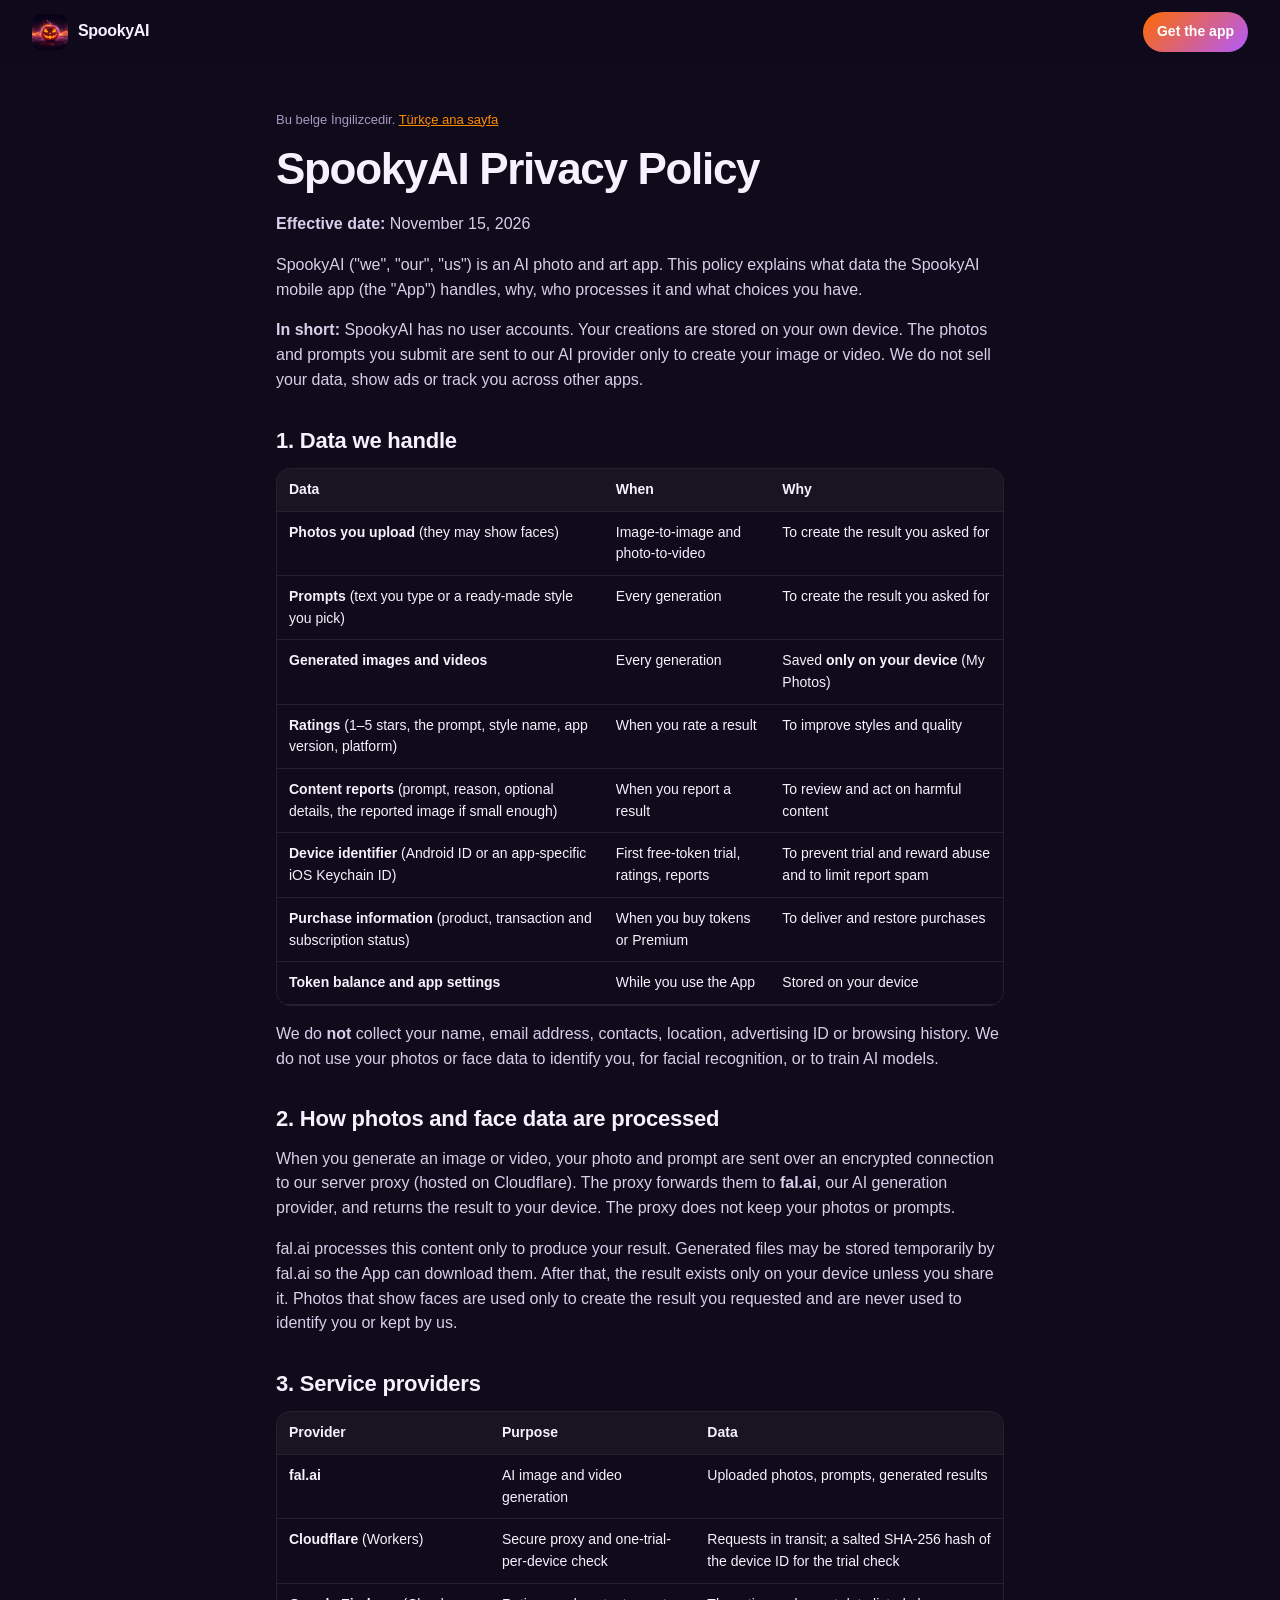
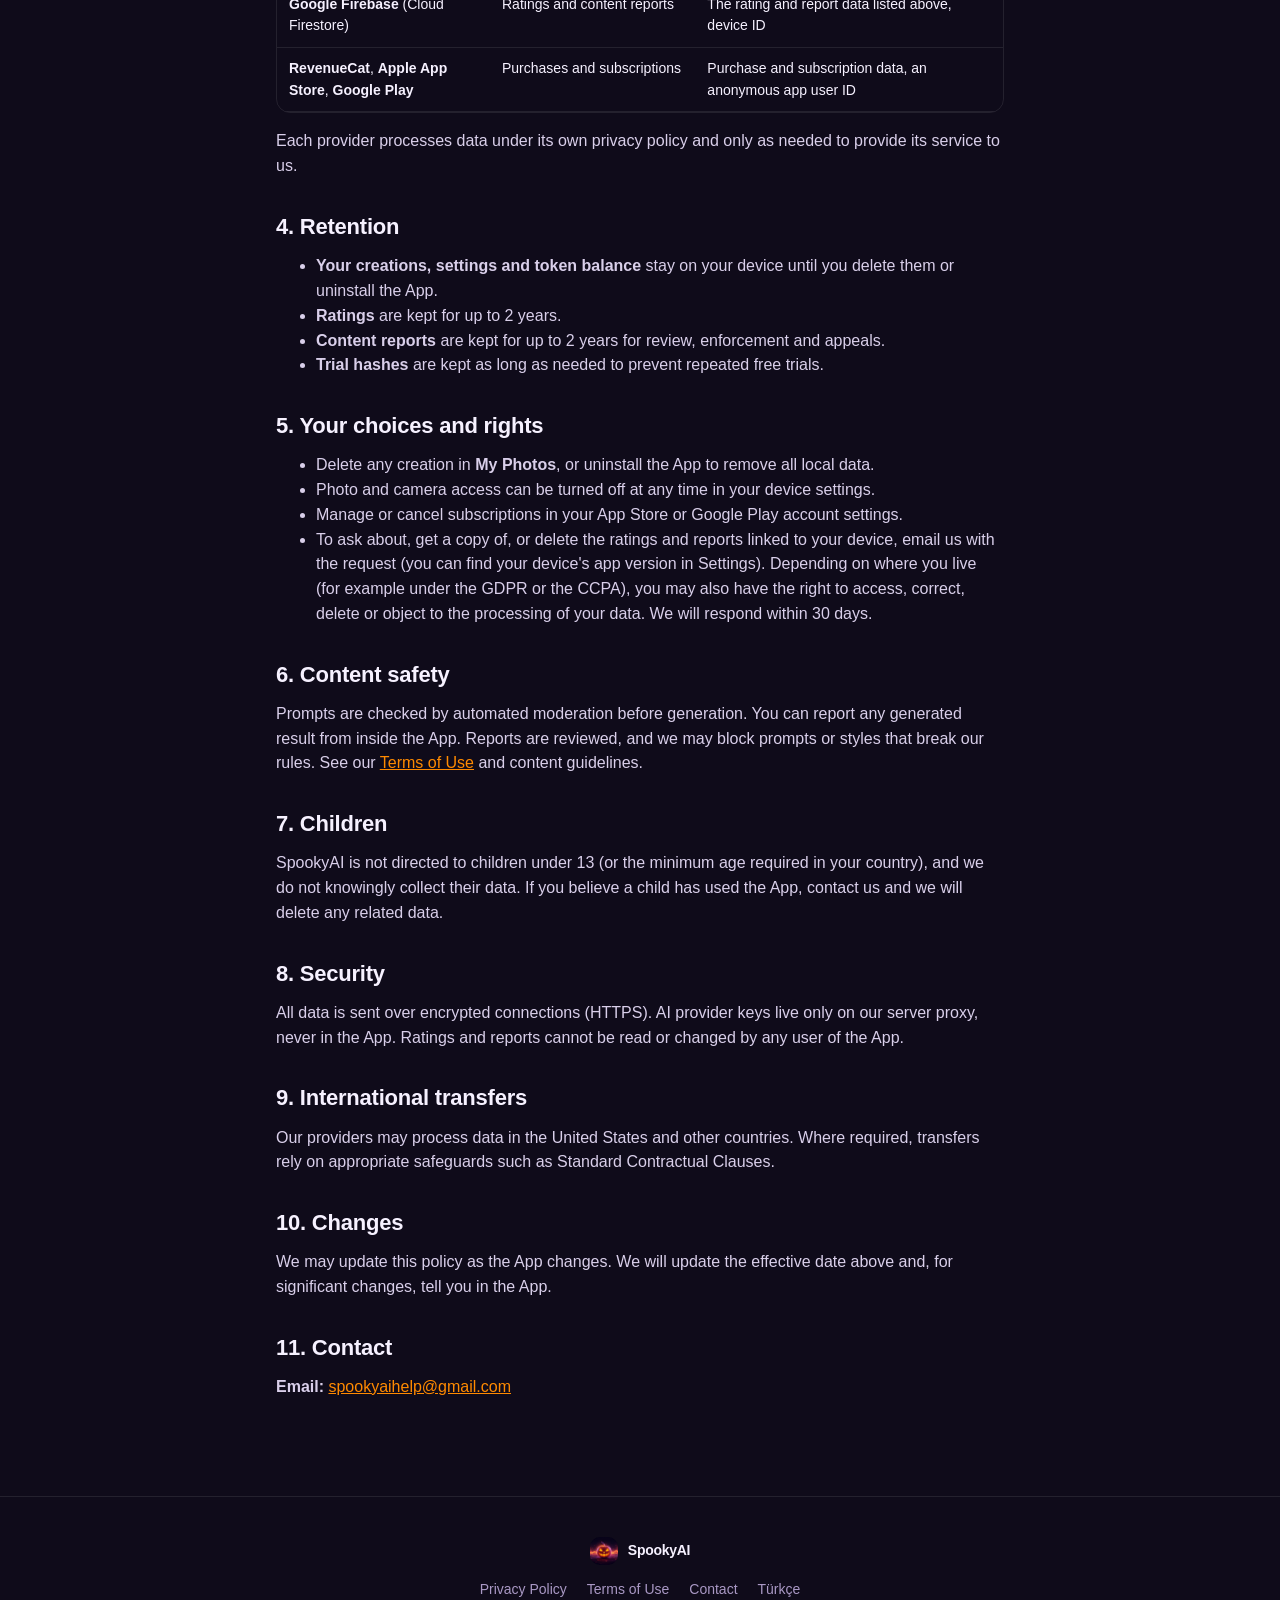
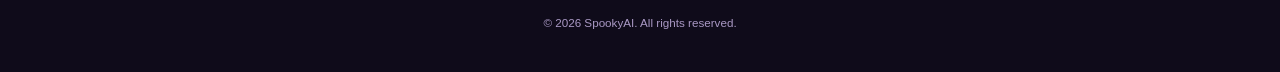
<file: website/public/privacy/index.html>
<!doctype html>
<html lang="en" data-season="halloween">
<head>
<meta charset="utf-8"><meta name="viewport" content="width=device-width, initial-scale=1, viewport-fit=cover">
<title>Privacy Policy – SpookyAI</title>
<meta name="description" content="Privacy Policy for the SpookyAI app.">
<link rel="canonical" href="https://spookyai-app.web.app/privacy/">
<meta name="theme-color" content="#0f0b1a">
<link rel="icon" type="image/png" href="../favicon.png">
<link rel="stylesheet" href="../styles.css?v=9e4a5afc">
</head>
<body class="legal-page">
<header class="nav"><a class="brand" href="../"><img class="brand-icon" src="../media/icon.webp" alt="" width="36" height="36"><span>SpookyAI</span></a>
<div class="nav-right"><a class="btn-mini" href="../#get">Get the app</a></div></header>
<main class="legal"><p class="legal-note" lang="tr">Bu belge İngilizcedir. <a href="../tr/">Türkçe ana sayfa</a></p><h1>SpookyAI Privacy Policy</h1>
<p><strong>Effective date:</strong> November 15, 2026</p>
<p>SpookyAI (&quot;we&quot;, &quot;our&quot;, &quot;us&quot;) is an AI photo and art app. This policy explains what data the SpookyAI mobile app (the &quot;App&quot;) handles, why, who processes it and what choices you have.</p>
<p><strong>In short:</strong> SpookyAI has no user accounts. Your creations are stored on your own device. The photos and prompts you submit are sent to our AI provider only to create your image or video. We do not sell your data, show ads or track you across other apps.</p>
<h2>1. Data we handle</h2>
<div class="table"><table><thead><tr><th>Data</th><th>When</th><th>Why</th></tr></thead><tbody><tr><td><strong>Photos you upload</strong> (they may show faces)</td><td>Image-to-image and photo-to-video</td><td>To create the result you asked for</td></tr><tr><td><strong>Prompts</strong> (text you type or a ready-made style you pick)</td><td>Every generation</td><td>To create the result you asked for</td></tr><tr><td><strong>Generated images and videos</strong></td><td>Every generation</td><td>Saved <strong>only on your device</strong> (My Photos)</td></tr><tr><td><strong>Ratings</strong> (1–5 stars, the prompt, style name, app version, platform)</td><td>When you rate a result</td><td>To improve styles and quality</td></tr><tr><td><strong>Content reports</strong> (prompt, reason, optional details, the reported image if small enough)</td><td>When you report a result</td><td>To review and act on harmful content</td></tr><tr><td><strong>Device identifier</strong> (Android ID or an app-specific iOS Keychain ID)</td><td>First free-token trial, ratings, reports</td><td>To prevent trial and reward abuse and to limit report spam</td></tr><tr><td><strong>Purchase information</strong> (product, transaction and subscription status)</td><td>When you buy tokens or Premium</td><td>To deliver and restore purchases</td></tr><tr><td><strong>Token balance and app settings</strong></td><td>While you use the App</td><td>Stored on your device</td></tr></tbody></table></div>
<p>We do <strong>not</strong> collect your name, email address, contacts, location, advertising ID or browsing history. We do not use your photos or face data to identify you, for facial recognition, or to train AI models.</p>
<h2>2. How photos and face data are processed</h2>
<p>When you generate an image or video, your photo and prompt are sent over an encrypted connection to our server proxy (hosted on Cloudflare). The proxy forwards them to <strong>fal.ai</strong>, our AI generation provider, and returns the result to your device. The proxy does not keep your photos or prompts.</p>
<p>fal.ai processes this content only to produce your result. Generated files may be stored temporarily by fal.ai so the App can download them. After that, the result exists only on your device unless you share it. Photos that show faces are used only to create the result you requested and are never used to identify you or kept by us.</p>
<h2>3. Service providers</h2>
<div class="table"><table><thead><tr><th>Provider</th><th>Purpose</th><th>Data</th></tr></thead><tbody><tr><td><strong>fal.ai</strong></td><td>AI image and video generation</td><td>Uploaded photos, prompts, generated results</td></tr><tr><td><strong>Cloudflare</strong> (Workers)</td><td>Secure proxy and one-trial-per-device check</td><td>Requests in transit; a salted SHA-256 hash of the device ID for the trial check</td></tr><tr><td><strong>Google Firebase</strong> (Cloud Firestore)</td><td>Ratings and content reports</td><td>The rating and report data listed above, device ID</td></tr><tr><td><strong>RevenueCat</strong>, <strong>Apple App Store</strong>, <strong>Google Play</strong></td><td>Purchases and subscriptions</td><td>Purchase and subscription data, an anonymous app user ID</td></tr></tbody></table></div>
<p>Each provider processes data under its own privacy policy and only as needed to provide its service to us.</p>
<h2>4. Retention</h2>
<ul><li><strong>Your creations, settings and token balance</strong> stay on your device until you delete them or uninstall the App.</li><li><strong>Ratings</strong> are kept for up to 2 years.</li><li><strong>Content reports</strong> are kept for up to 2 years for review, enforcement and appeals.</li><li><strong>Trial hashes</strong> are kept as long as needed to prevent repeated free trials.</li></ul>
<h2>5. Your choices and rights</h2>
<ul><li>Delete any creation in <strong>My Photos</strong>, or uninstall the App to remove all local data.</li><li>Photo and camera access can be turned off at any time in your device settings.</li><li>Manage or cancel subscriptions in your App Store or Google Play account settings.</li><li>To ask about, get a copy of, or delete the ratings and reports linked to your device, email us with the request (you can find your device's app version in Settings). Depending on where you live (for example under the GDPR or the CCPA), you may also have the right to access, correct, delete or object to the processing of your data. We will respond within 30 days.</li></ul>
<h2>6. Content safety</h2>
<p>Prompts are checked by automated moderation before generation. You can report any generated result from inside the App. Reports are reviewed, and we may block prompts or styles that break our rules. See our <a href="TERMS_OF_USE">Terms of Use</a> and content guidelines.</p>
<h2>7. Children</h2>
<p>SpookyAI is not directed to children under 13 (or the minimum age required in your country), and we do not knowingly collect their data. If you believe a child has used the App, contact us and we will delete any related data.</p>
<h2>8. Security</h2>
<p>All data is sent over encrypted connections (HTTPS). AI provider keys live only on our server proxy, never in the App. Ratings and reports cannot be read or changed by any user of the App.</p>
<h2>9. International transfers</h2>
<p>Our providers may process data in the United States and other countries. Where required, transfers rely on appropriate safeguards such as Standard Contractual Clauses.</p>
<h2>10. Changes</h2>
<p>We may update this policy as the App changes. We will update the effective date above and, for significant changes, tell you in the App.</p>
<h2>11. Contact</h2>
<p><strong>Email:</strong> <a href="mailto:spookyaihelp@gmail.com">spookyaihelp@gmail.com</a></p></main>
<footer class="footer">
  <div class="brand"><img class="brand-icon" src="../media/icon.webp" alt="" width="28" height="28"><span>SpookyAI</span></div>
  <nav><a href="../privacy/">Privacy Policy</a><a href="../terms/">Terms of Use</a><a href="mailto:spookyaihelp@gmail.com">Contact</a>
  <a href="../tr/" hreflang="tr" data-lang="tr">Türkçe</a></nav>
  <small>© 2026 SpookyAI. All rights reserved.</small>
</footer>
</body>
</html>
</file>
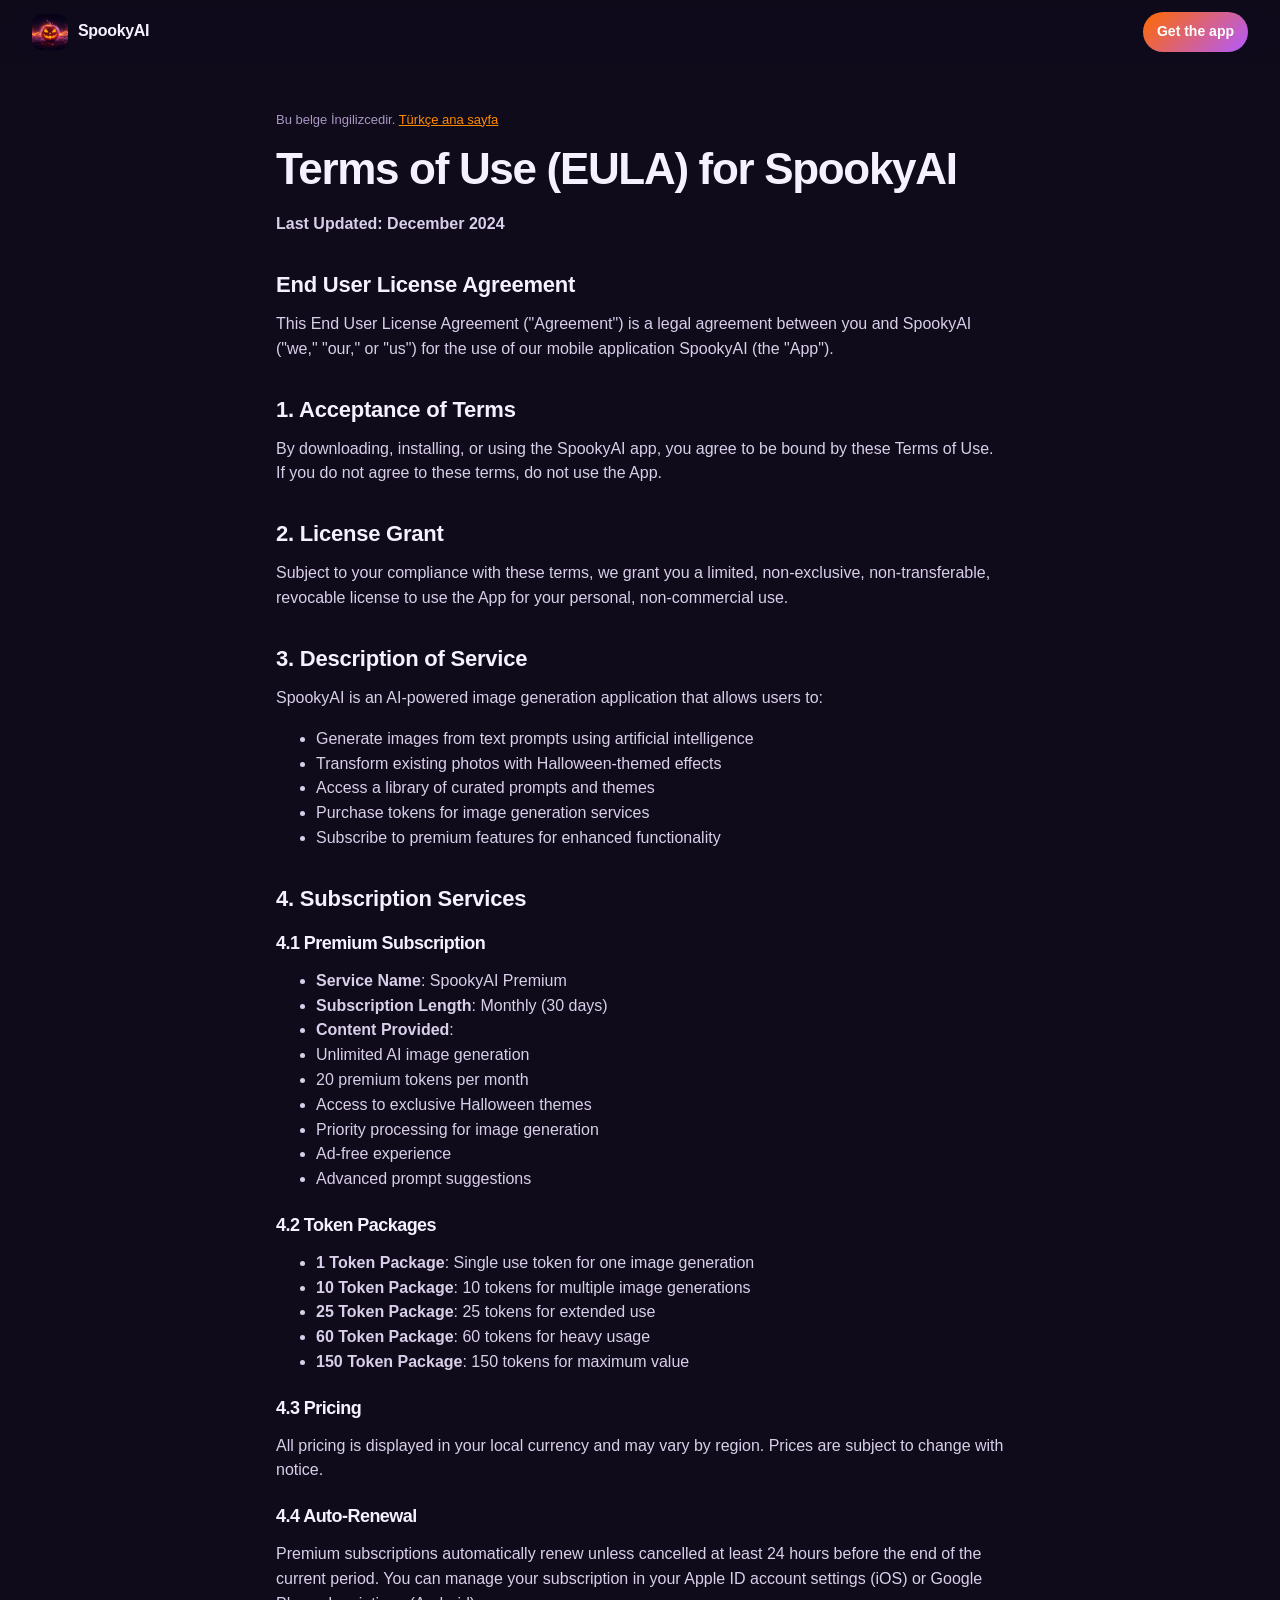
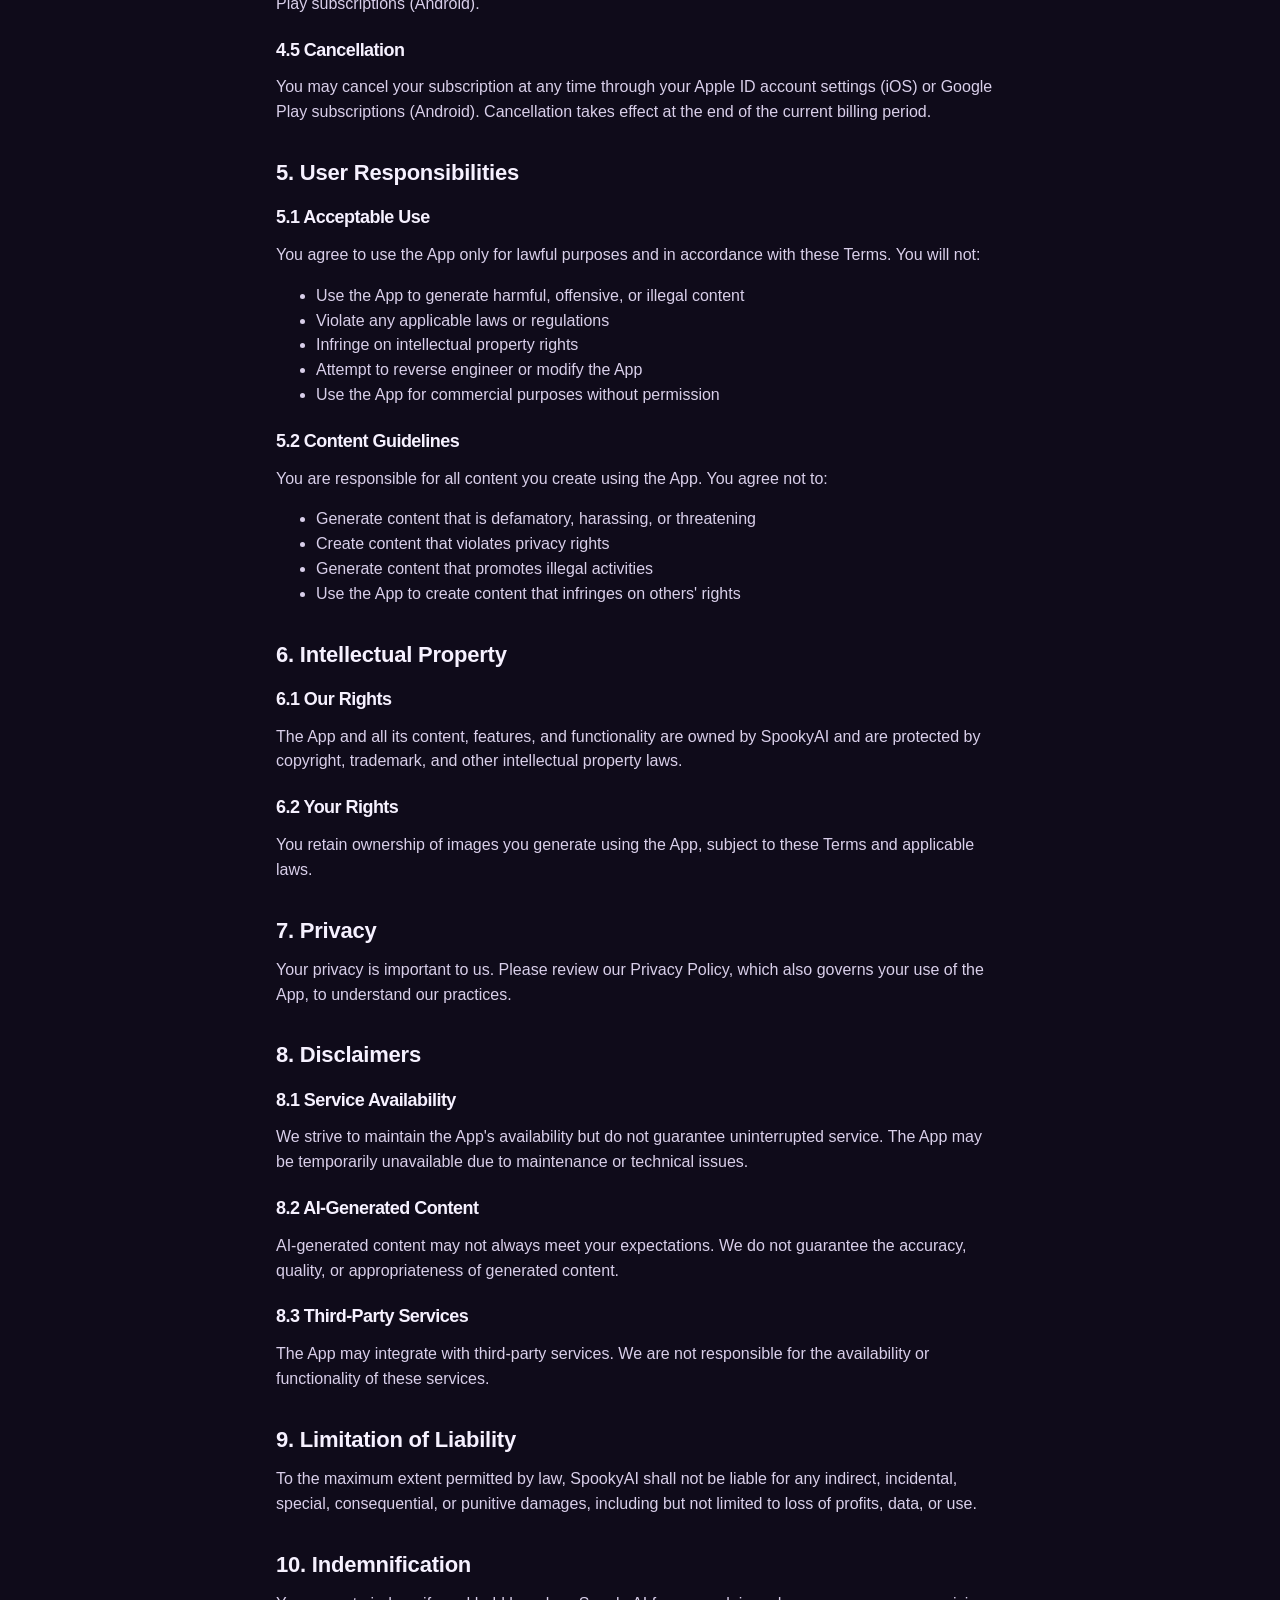
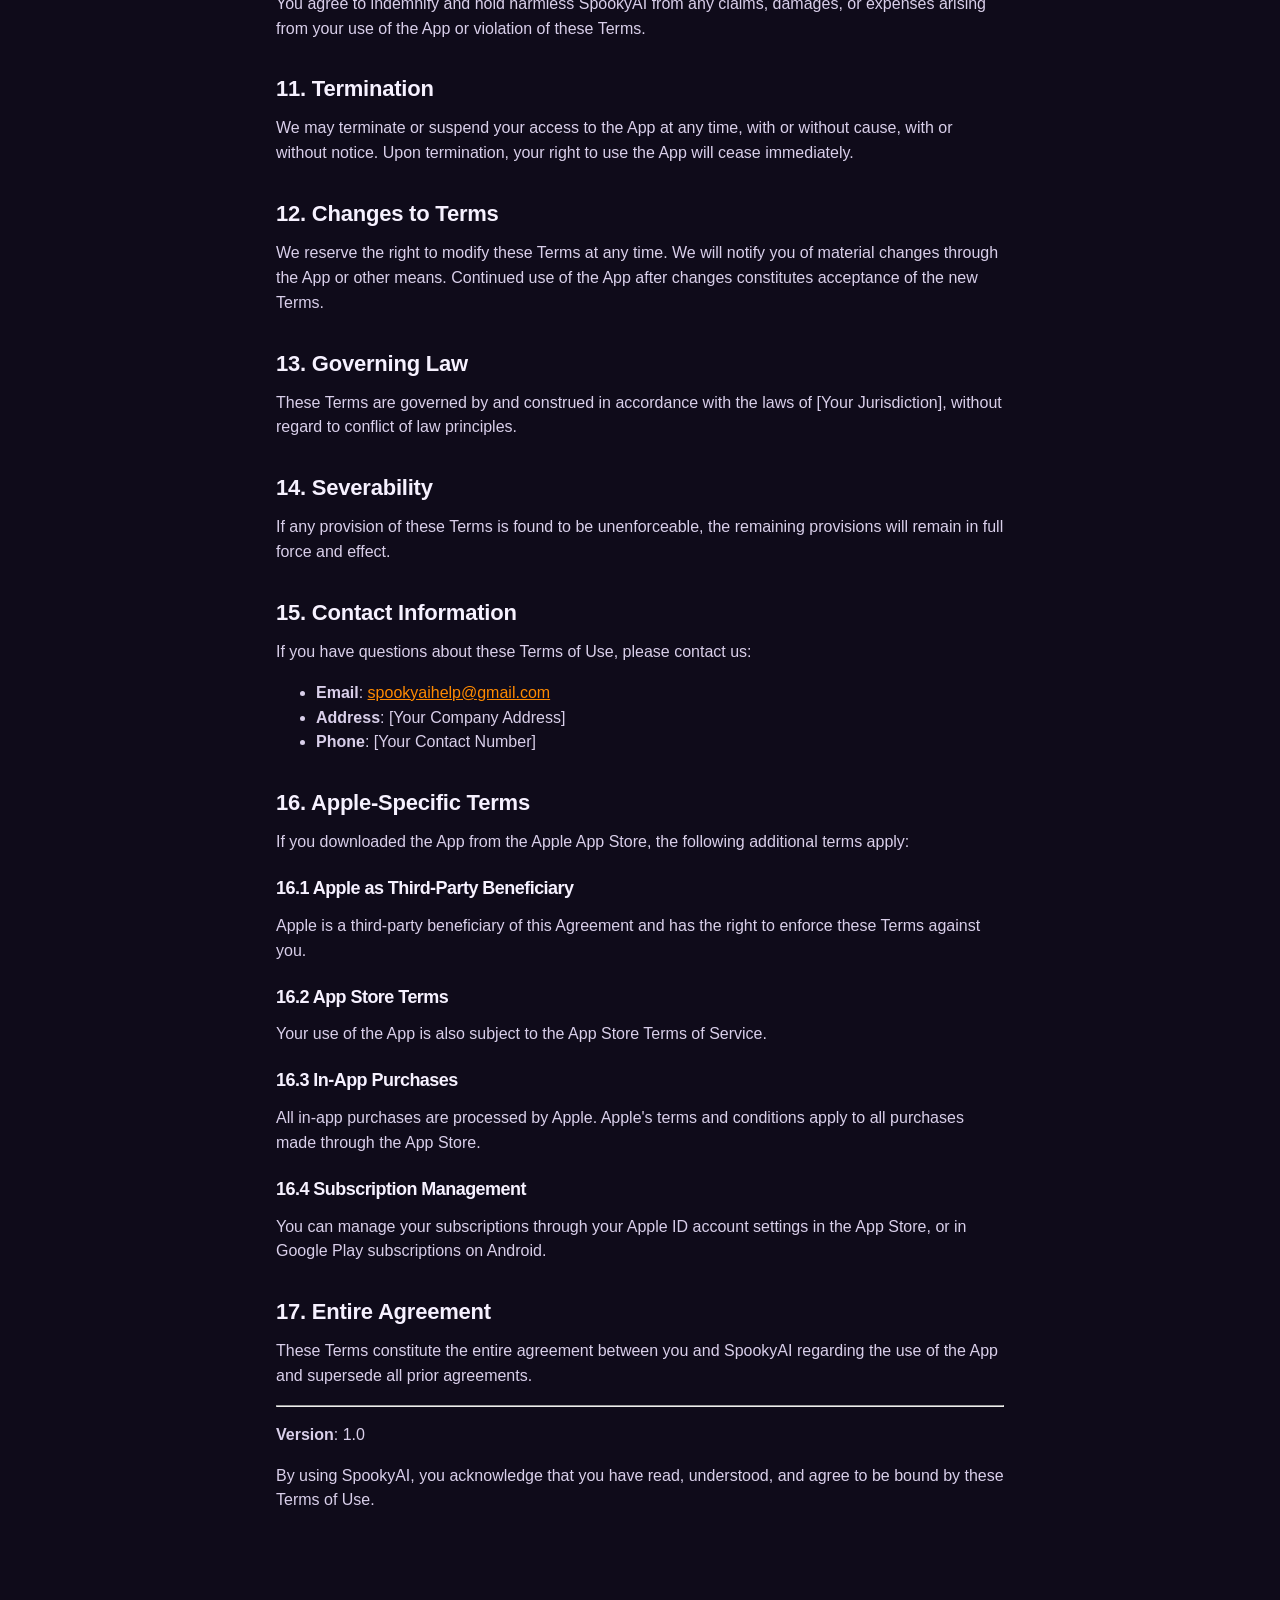
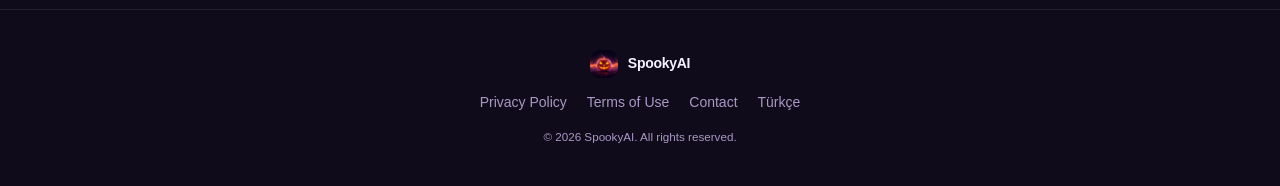
<file: website/public/terms/index.html>
<!doctype html>
<html lang="en" data-season="halloween">
<head>
<meta charset="utf-8"><meta name="viewport" content="width=device-width, initial-scale=1, viewport-fit=cover">
<title>Terms of Use – SpookyAI</title>
<meta name="description" content="Terms of Use for the SpookyAI app.">
<link rel="canonical" href="https://spookyai-app.web.app/terms/">
<meta name="theme-color" content="#0f0b1a">
<link rel="icon" type="image/png" href="../favicon.png">
<link rel="stylesheet" href="../styles.css?v=9e4a5afc">
</head>
<body class="legal-page">
<header class="nav"><a class="brand" href="../"><img class="brand-icon" src="../media/icon.webp" alt="" width="36" height="36"><span>SpookyAI</span></a>
<div class="nav-right"><a class="btn-mini" href="../#get">Get the app</a></div></header>
<main class="legal"><p class="legal-note" lang="tr">Bu belge İngilizcedir. <a href="../tr/">Türkçe ana sayfa</a></p><h1>Terms of Use (EULA) for SpookyAI</h1>
<p><strong>Last Updated: December 2024</strong></p>
<h2>End User License Agreement</h2>
<p>This End User License Agreement (&quot;Agreement&quot;) is a legal agreement between you and SpookyAI (&quot;we,&quot; &quot;our,&quot; or &quot;us&quot;) for the use of our mobile application SpookyAI (the &quot;App&quot;).</p>
<h2>1. Acceptance of Terms</h2>
<p>By downloading, installing, or using the SpookyAI app, you agree to be bound by these Terms of Use. If you do not agree to these terms, do not use the App.</p>
<h2>2. License Grant</h2>
<p>Subject to your compliance with these terms, we grant you a limited, non-exclusive, non-transferable, revocable license to use the App for your personal, non-commercial use.</p>
<h2>3. Description of Service</h2>
<p>SpookyAI is an AI-powered image generation application that allows users to:</p>
<ul><li>Generate images from text prompts using artificial intelligence</li><li>Transform existing photos with Halloween-themed effects</li><li>Access a library of curated prompts and themes</li><li>Purchase tokens for image generation services</li><li>Subscribe to premium features for enhanced functionality</li></ul>
<h2>4. Subscription Services</h2>
<h3>4.1 Premium Subscription</h3>
<ul><li><strong>Service Name</strong>: SpookyAI Premium</li><li><strong>Subscription Length</strong>: Monthly (30 days)</li><li><strong>Content Provided</strong>:</li><li>Unlimited AI image generation</li><li>20 premium tokens per month</li><li>Access to exclusive Halloween themes</li><li>Priority processing for image generation</li><li>Ad-free experience</li><li>Advanced prompt suggestions</li></ul>
<h3>4.2 Token Packages</h3>
<ul><li><strong>1 Token Package</strong>: Single use token for one image generation</li><li><strong>10 Token Package</strong>: 10 tokens for multiple image generations</li><li><strong>25 Token Package</strong>: 25 tokens for extended use</li><li><strong>60 Token Package</strong>: 60 tokens for heavy usage</li><li><strong>150 Token Package</strong>: 150 tokens for maximum value</li></ul>
<h3>4.3 Pricing</h3>
<p>All pricing is displayed in your local currency and may vary by region. Prices are subject to change with notice.</p>
<h3>4.4 Auto-Renewal</h3>
<p>Premium subscriptions automatically renew unless cancelled at least 24 hours before the end of the current period. You can manage your subscription in your Apple ID account settings (iOS) or Google Play subscriptions (Android).</p>
<h3>4.5 Cancellation</h3>
<p>You may cancel your subscription at any time through your Apple ID account settings (iOS) or Google Play subscriptions (Android). Cancellation takes effect at the end of the current billing period.</p>
<h2>5. User Responsibilities</h2>
<h3>5.1 Acceptable Use</h3>
<p>You agree to use the App only for lawful purposes and in accordance with these Terms. You will not:</p>
<ul><li>Use the App to generate harmful, offensive, or illegal content</li><li>Violate any applicable laws or regulations</li><li>Infringe on intellectual property rights</li><li>Attempt to reverse engineer or modify the App</li><li>Use the App for commercial purposes without permission</li></ul>
<h3>5.2 Content Guidelines</h3>
<p>You are responsible for all content you create using the App. You agree not to:</p>
<ul><li>Generate content that is defamatory, harassing, or threatening</li><li>Create content that violates privacy rights</li><li>Generate content that promotes illegal activities</li><li>Use the App to create content that infringes on others' rights</li></ul>
<h2>6. Intellectual Property</h2>
<h3>6.1 Our Rights</h3>
<p>The App and all its content, features, and functionality are owned by SpookyAI and are protected by copyright, trademark, and other intellectual property laws.</p>
<h3>6.2 Your Rights</h3>
<p>You retain ownership of images you generate using the App, subject to these Terms and applicable laws.</p>
<h2>7. Privacy</h2>
<p>Your privacy is important to us. Please review our Privacy Policy, which also governs your use of the App, to understand our practices.</p>
<h2>8. Disclaimers</h2>
<h3>8.1 Service Availability</h3>
<p>We strive to maintain the App's availability but do not guarantee uninterrupted service. The App may be temporarily unavailable due to maintenance or technical issues.</p>
<h3>8.2 AI-Generated Content</h3>
<p>AI-generated content may not always meet your expectations. We do not guarantee the accuracy, quality, or appropriateness of generated content.</p>
<h3>8.3 Third-Party Services</h3>
<p>The App may integrate with third-party services. We are not responsible for the availability or functionality of these services.</p>
<h2>9. Limitation of Liability</h2>
<p>To the maximum extent permitted by law, SpookyAI shall not be liable for any indirect, incidental, special, consequential, or punitive damages, including but not limited to loss of profits, data, or use.</p>
<h2>10. Indemnification</h2>
<p>You agree to indemnify and hold harmless SpookyAI from any claims, damages, or expenses arising from your use of the App or violation of these Terms.</p>
<h2>11. Termination</h2>
<p>We may terminate or suspend your access to the App at any time, with or without cause, with or without notice. Upon termination, your right to use the App will cease immediately.</p>
<h2>12. Changes to Terms</h2>
<p>We reserve the right to modify these Terms at any time. We will notify you of material changes through the App or other means. Continued use of the App after changes constitutes acceptance of the new Terms.</p>
<h2>13. Governing Law</h2>
<p>These Terms are governed by and construed in accordance with the laws of [Your Jurisdiction], without regard to conflict of law principles.</p>
<h2>14. Severability</h2>
<p>If any provision of these Terms is found to be unenforceable, the remaining provisions will remain in full force and effect.</p>
<h2>15. Contact Information</h2>
<p>If you have questions about these Terms of Use, please contact us:</p>
<ul><li><strong>Email</strong>: <a href="mailto:spookyaihelp@gmail.com">spookyaihelp@gmail.com</a></li><li><strong>Address</strong>: [Your Company Address]</li><li><strong>Phone</strong>: [Your Contact Number]</li></ul>
<h2>16. Apple-Specific Terms</h2>
<p>If you downloaded the App from the Apple App Store, the following additional terms apply:</p>
<h3>16.1 Apple as Third-Party Beneficiary</h3>
<p>Apple is a third-party beneficiary of this Agreement and has the right to enforce these Terms against you.</p>
<h3>16.2 App Store Terms</h3>
<p>Your use of the App is also subject to the App Store Terms of Service.</p>
<h3>16.3 In-App Purchases</h3>
<p>All in-app purchases are processed by Apple. Apple's terms and conditions apply to all purchases made through the App Store.</p>
<h3>16.4 Subscription Management</h3>
<p>You can manage your subscriptions through your Apple ID account settings in the App Store, or in Google Play subscriptions on Android.</p>
<h2>17. Entire Agreement</h2>
<p>These Terms constitute the entire agreement between you and SpookyAI regarding the use of the App and supersede all prior agreements.</p>
<hr>
<p><strong>Version</strong>: 1.0</p>
<p>By using SpookyAI, you acknowledge that you have read, understood, and agree to be bound by these Terms of Use.</p></main>
<footer class="footer">
  <div class="brand"><img class="brand-icon" src="../media/icon.webp" alt="" width="28" height="28"><span>SpookyAI</span></div>
  <nav><a href="../privacy/">Privacy Policy</a><a href="../terms/">Terms of Use</a><a href="mailto:spookyaihelp@gmail.com">Contact</a>
  <a href="../tr/" hreflang="tr" data-lang="tr">Türkçe</a></nav>
  <small>© 2026 SpookyAI. All rights reserved.</small>
</footer>
</body>
</html>
</file>
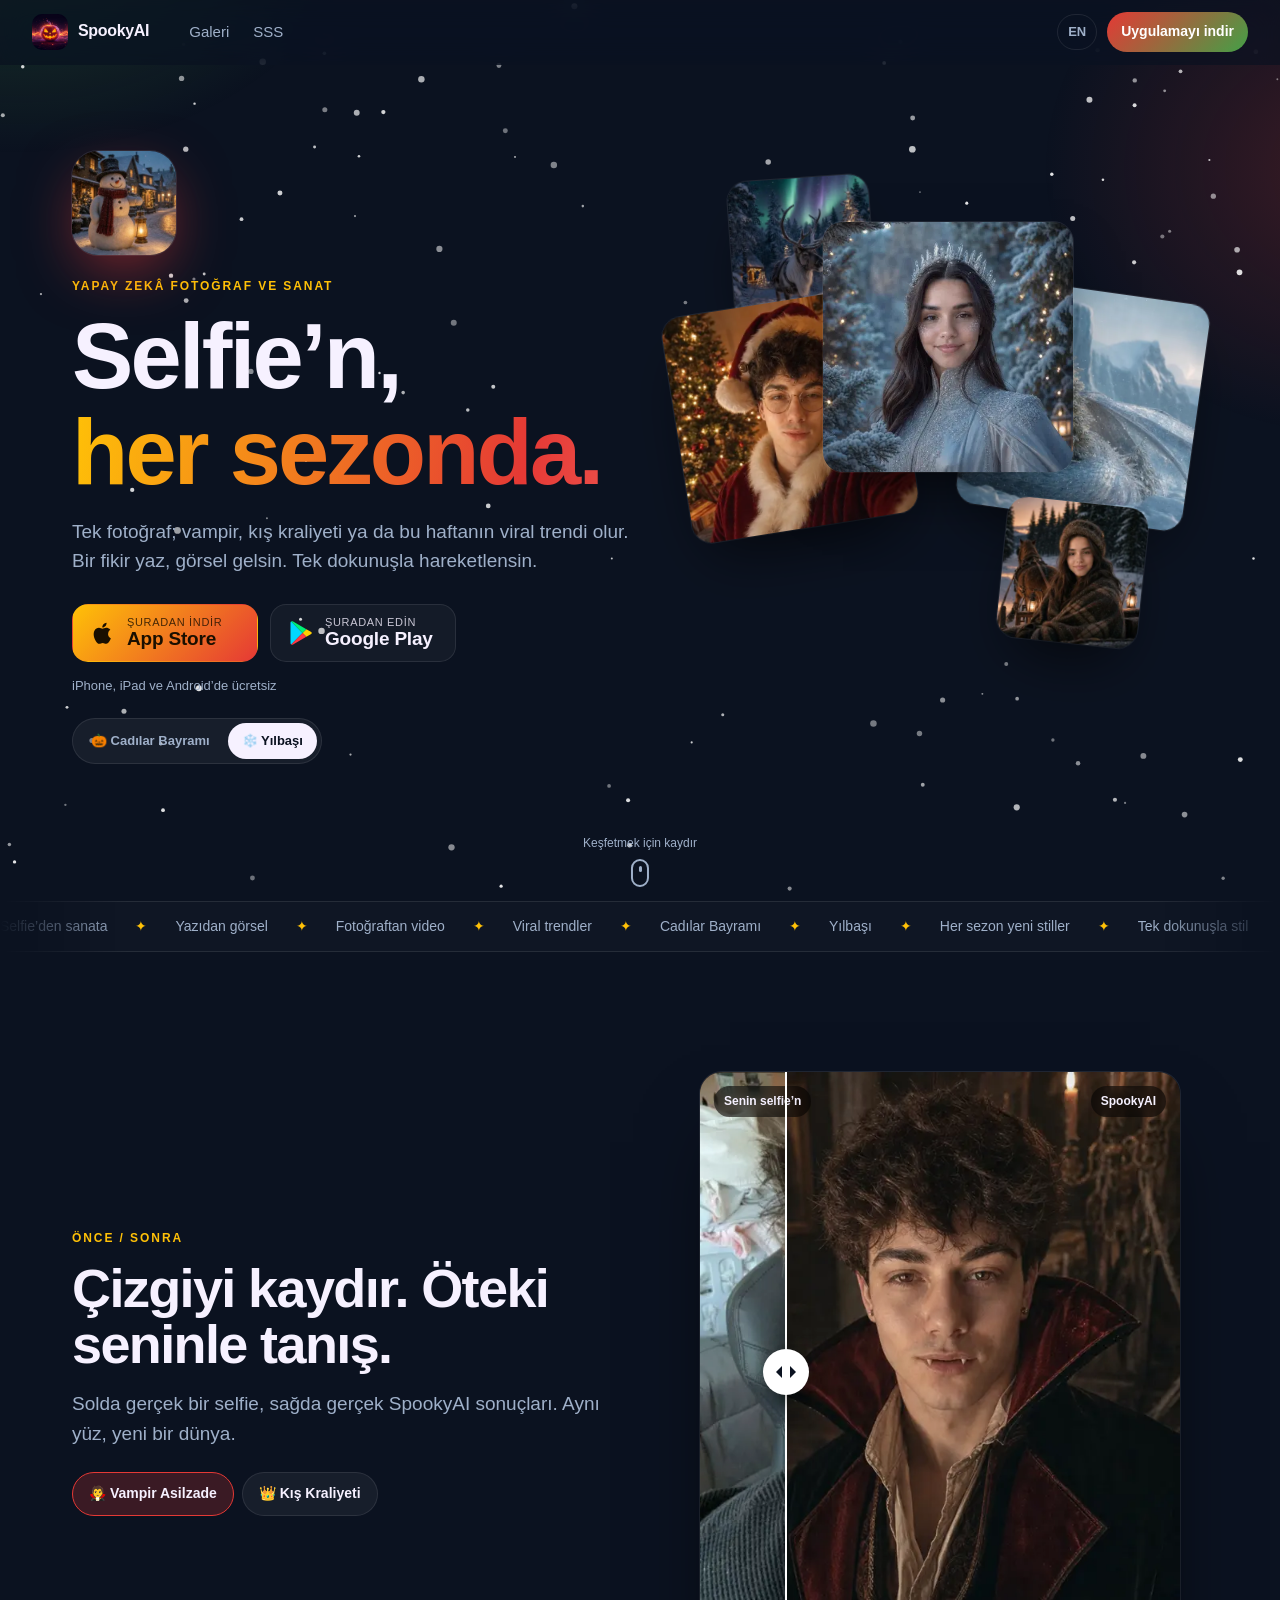
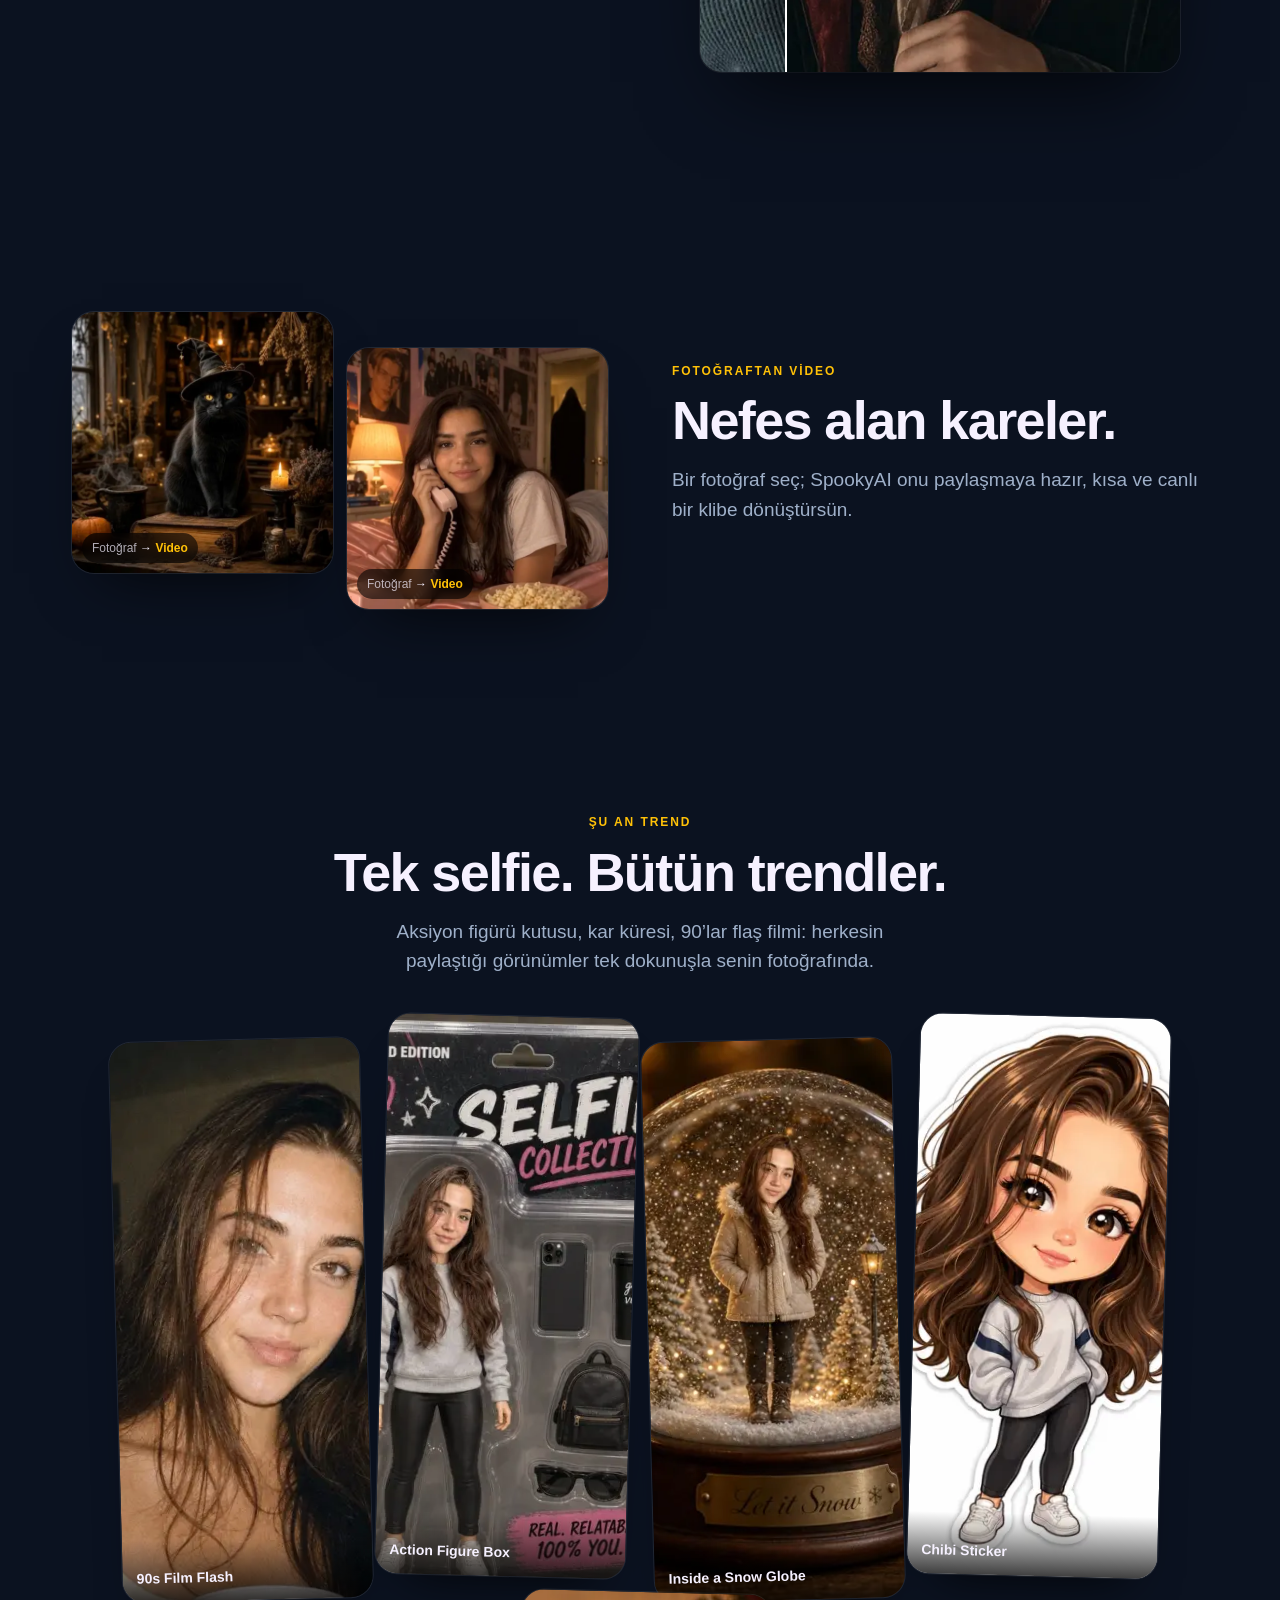
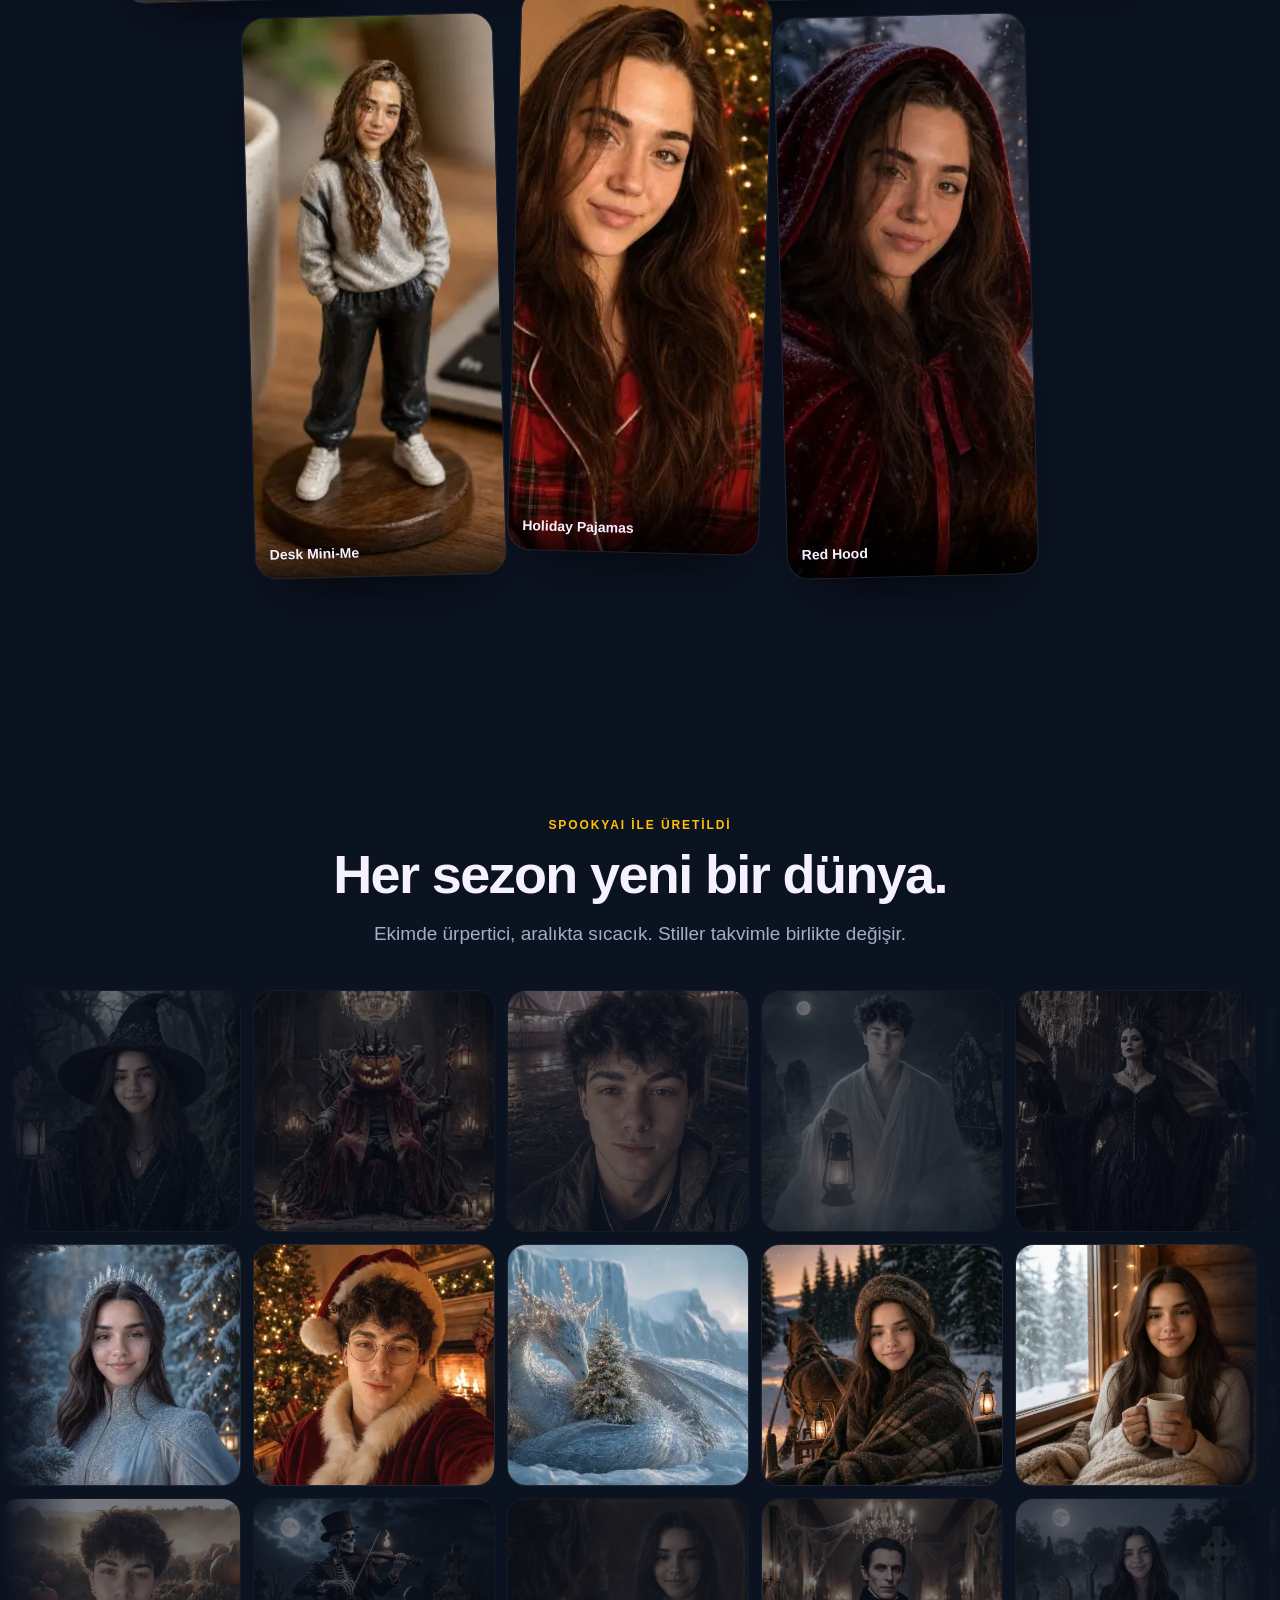
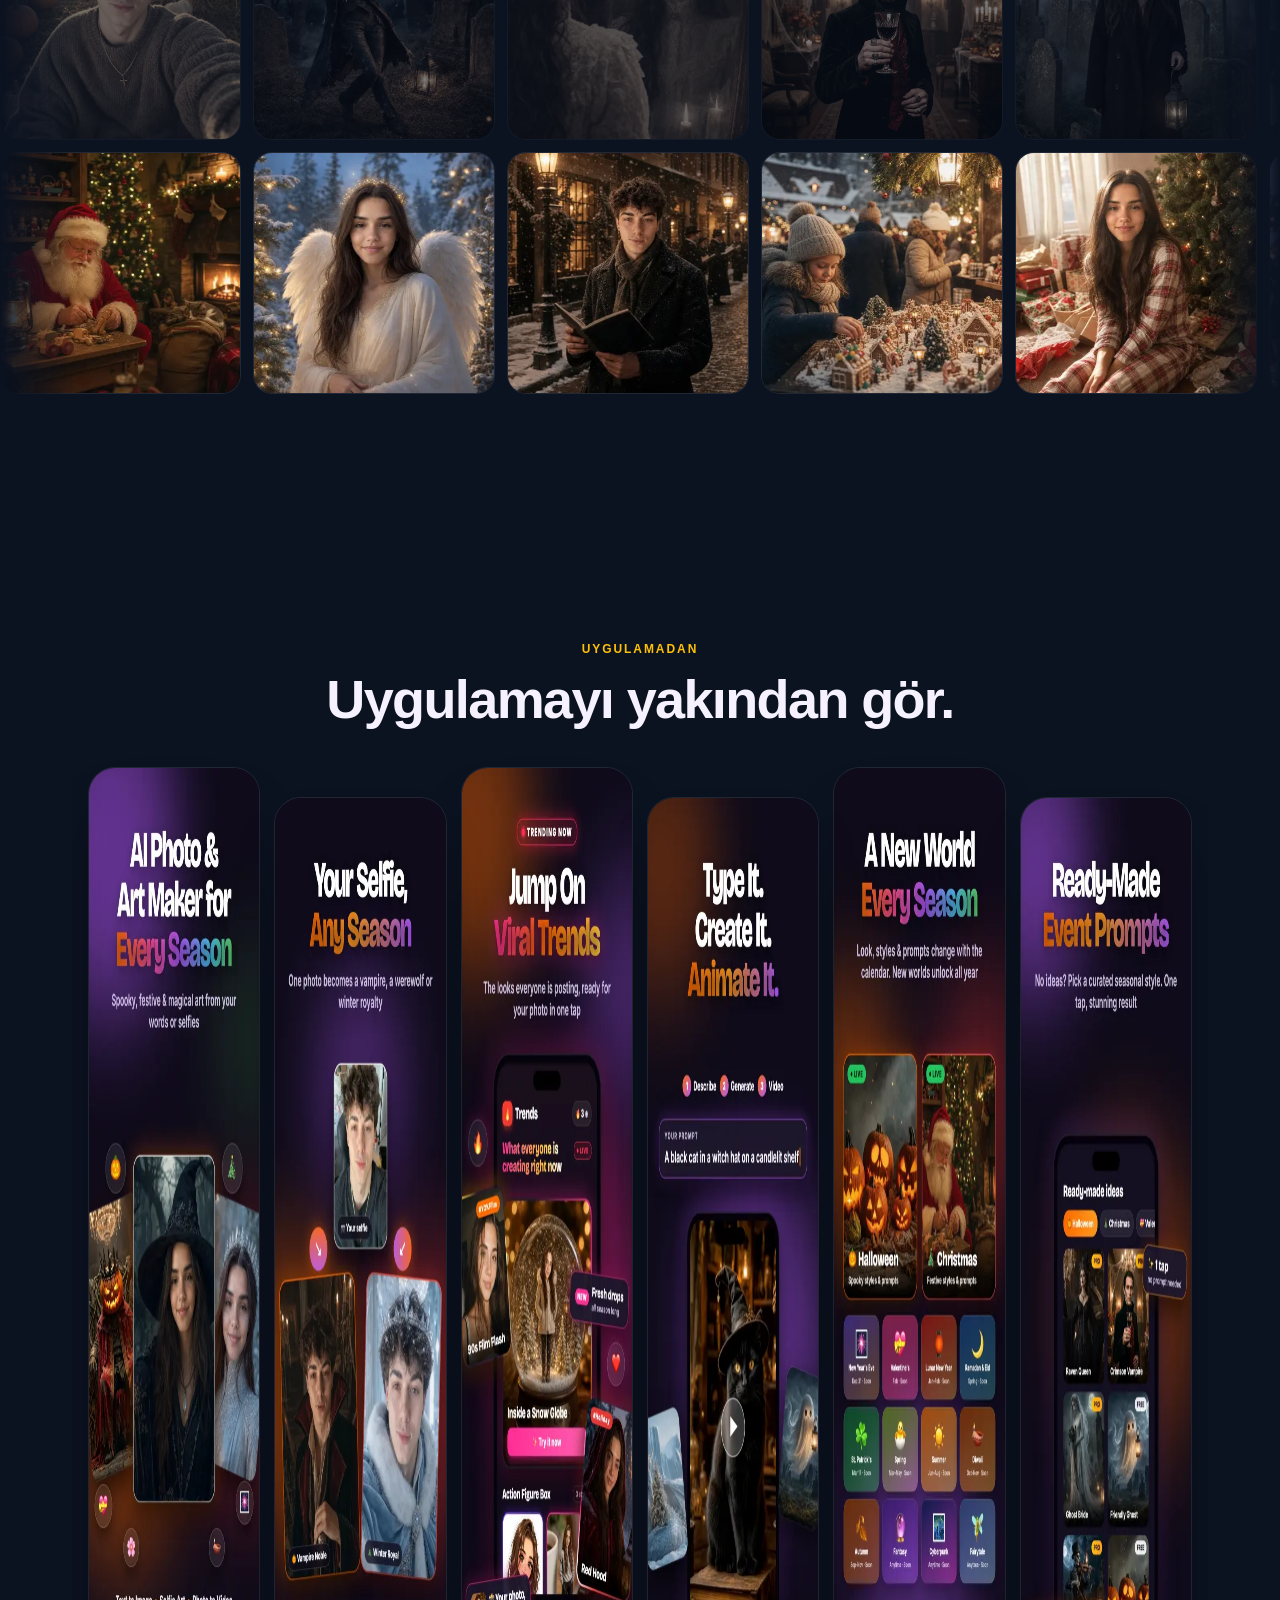
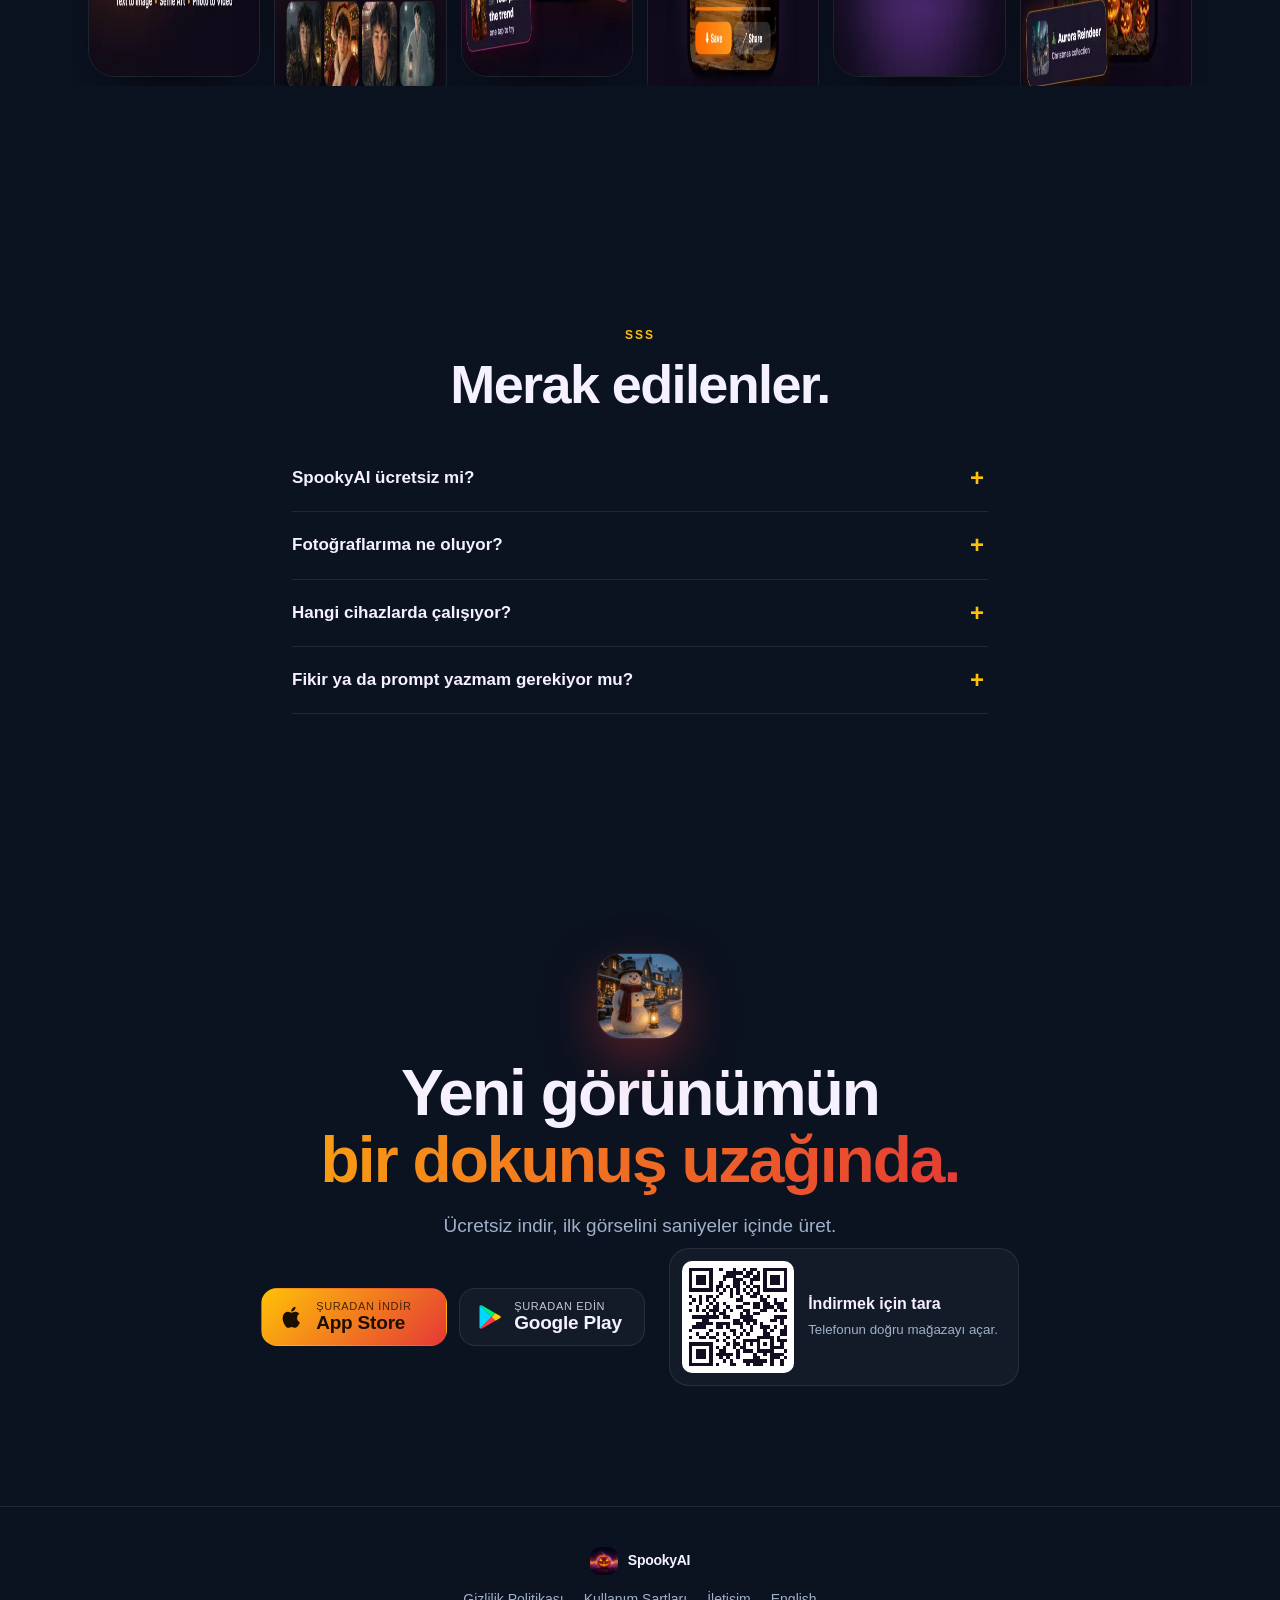
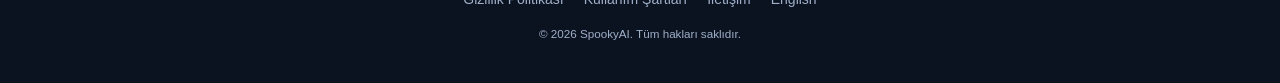
<file: website/public/tr/index.html>
<!doctype html>
<html lang="tr" data-season="halloween" data-device="desktop">
<head>
<meta charset="utf-8">
<meta name="viewport" content="width=device-width, initial-scale=1, viewport-fit=cover">
<title>SpookyAI – Her Sezon İçin Yapay Zekâ Fotoğraf ve Sanat Uygulaması</title>
<meta name="description" content="Selfie’ni vampire, buz kraliçesine ya da viral bir trende dönüştür. Yazıdan görsel üret, fotoğraflarını videoya çevir. iPhone ve Android’de ücretsiz.">
<link rel="canonical" href="https://spookyai-app.web.app/tr/">
<link rel="alternate" hreflang="en" href="https://spookyai-app.web.app/">
<link rel="alternate" hreflang="tr" href="https://spookyai-app.web.app/tr/">
<link rel="alternate" hreflang="x-default" href="https://spookyai-app.web.app/">
<meta name="theme-color" content="#0f0b1a">
<meta name="apple-itunes-app" content="app-id=6753217831">
<meta property="og:type" content="website">
<meta property="og:site_name" content="SpookyAI">
<meta property="og:title" content="SpookyAI – Her Sezon İçin Yapay Zekâ Fotoğraf ve Sanat Uygulaması">
<meta property="og:description" content="Selfie’ni vampire, buz kraliçesine ya da viral bir trende dönüştür. Yazıdan görsel üret, fotoğraflarını videoya çevir. iPhone ve Android’de ücretsiz.">
<meta property="og:url" content="https://spookyai-app.web.app/tr/">
<meta property="og:image" content="https://spookyai-app.web.app/og-image.jpg">
<meta property="og:image:width" content="1200">
<meta property="og:image:height" content="630">
<meta property="og:locale" content="tr_TR">
<meta name="twitter:card" content="summary_large_image">
<meta name="twitter:title" content="SpookyAI – Her Sezon İçin Yapay Zekâ Fotoğraf ve Sanat Uygulaması">
<meta name="twitter:description" content="Selfie’ni vampire, buz kraliçesine ya da viral bir trende dönüştür. Yazıdan görsel üret, fotoğraflarını videoya çevir. iPhone ve Android’de ücretsiz.">
<meta name="twitter:image" content="https://spookyai-app.web.app/og-image.jpg">
<link rel="icon" type="image/png" href="../favicon.png">
<link rel="apple-touch-icon" href="../apple-touch-icon.png">
<link rel="preload" as="image" href="../media/icon.webp">
<link rel="stylesheet" href="../styles.css?v=9e4a5afc">
<script>/* set device + season before paint to avoid flicker */
(function(d){var u=navigator.userAgent,ios=/iPhone|iPad|iPod/.test(u)||(/Macintosh/.test(u)&&navigator.maxTouchPoints>1);
d.dataset.device=ios?'ios':/Android/i.test(u)?'android':'desktop';
var s;try{s=localStorage.getItem('season')}catch(e){}var mo=new Date().getMonth();
d.dataset.season=s||(mo>=10||mo===0?'christmas':'halloween');})(document.documentElement);</script>
<script type="application/ld+json">{"@context":"https://schema.org","@type":"MobileApplication","name":"SpookyAI","operatingSystem":"iOS, Android","applicationCategory":"PhotographyApplication","description":"Selfie’ni vampire, buz kraliçesine ya da viral bir trende dönüştür. Yazıdan görsel üret, fotoğraflarını videoya çevir. iPhone ve Android’de ücretsiz.","image":"https://spookyai-app.web.app/og-image.jpg","url":"https://spookyai-app.web.app/tr/","offers":{"@type":"Offer","price":"0","priceCurrency":"USD"},"sameAs":["https://apps.apple.com/app/id6753217831","https://play.google.com/store/apps/details?id=com.furkanages.spookyai"]}</script>
<script type="application/ld+json">{"@context":"https://schema.org","@type":"FAQPage","mainEntity":[{"@type":"Question","name":"SpookyAI ücretsiz mi?","acceptedAnswer":{"@type":"Answer","text":"Uygulamayı indirmek ücretsiz; yeni kurulumlar denemek için başlangıç jetonu alır. Her üretim jeton kullanır, uygulama içinden daha fazlasını alabilirsin."}},{"@type":"Question","name":"Fotoğraflarıma ne oluyor?","acceptedAnswer":{"@type":"Answer","text":"Fotoğraflar yalnızca istediğin sonucu üretmek için yapay zekâ sağlayıcımıza güvenli şekilde gönderilir. Sonuçların cihazında saklanır. Ayrıntılar gizlilik politikasında."}},{"@type":"Question","name":"Hangi cihazlarda çalışıyor?","acceptedAnswer":{"@type":"Answer","text":"App Store’dan iPhone ve iPad, Google Play’den Android telefonlar."}},{"@type":"Question","name":"Fikir ya da prompt yazmam gerekiyor mu?","acceptedAnswer":{"@type":"Answer","text":"Hayır. Hazır bir stil ya da trend seç ve dokun. İstersen kendi fikrini de yazabilirsin."}}]}</script>
</head>
<body>
<canvas id="fx" aria-hidden="true"></canvas>
<div class="glow" aria-hidden="true"></div>

<header class="nav">
  <a class="brand" href="../" aria-label="SpookyAI">
    <img class="brand-icon" src="../media/icon.webp" alt="" width="36" height="36"><span>SpookyAI</span>
  </a>
  <nav class="nav-links">
    <a href="#gallery">Galeri</a><a href="#faq">SSS</a>
  </nav>
  <div class="nav-right">
    <a class="lang" href="../" hreflang="en" lang="en" data-lang="en">EN</a>
    <a class="btn-mini" href="#get">Uygulamayı indir</a>
  </div>
</header>

<main>
<section class="hero">
  <div class="hero-copy">
    <div class="app-icon" aria-hidden="true">
      <img class="icon-h" src="../media/icon.webp" alt="" width="128" height="128">
      <img class="icon-c" src="../media/icon_christmas.webp" alt="" width="128" height="128">
    </div>
    <p class="kicker">Yapay zekâ fotoğraf ve sanat</p>
    <h1><span class="line">Selfie’n,</span> <span class="line grad">her sezonda.</span></h1>
    <p class="lead">Tek fotoğraf; vampir, kış kraliyeti ya da bu haftanın viral trendi olur. Bir fikir yaz, görsel gelsin. Tek dokunuşla hareketlensin.</p>
    <div class="stores" data-where="hero">
  <a class="store store-ios" href="https://apps.apple.com/app/id6753217831" rel="noopener" data-store="ios"><svg viewBox="0 0 24 24" aria-hidden="true"><path fill="currentColor" d="M16.37 12.77c-.02-2.3 1.88-3.4 1.96-3.46-1.07-1.56-2.73-1.78-3.32-1.8-1.41-.14-2.76.83-3.48.83-.72 0-1.82-.81-3-.79-1.54.02-2.96.9-3.76 2.28-1.6 2.78-.41 6.9 1.15 9.16.76 1.1 1.67 2.34 2.86 2.3 1.15-.05 1.58-.74 2.97-.74 1.38 0 1.77.74 2.98.72 1.23-.02 2.01-1.12 2.76-2.23.87-1.28 1.23-2.52 1.25-2.58-.03-.01-2.4-.92-2.42-3.65zM14.1 6.02c.63-.77 1.06-1.83.94-2.89-.91.04-2.01.61-2.66 1.37-.58.67-1.1 1.76-.96 2.8 1.02.08 2.05-.52 2.68-1.28z"/></svg><span><small>Şuradan indir</small><b>App Store</b></span></a>
  <a class="store store-android" href="https://play.google.com/store/apps/details?id=com.furkanages.spookyai" rel="noopener" data-store="android"><svg viewBox="0 0 24 24" aria-hidden="true"><path fill="#00d7fe" d="M3.6 2.2 13.3 12l-9.7 9.8c-.4-.2-.6-.6-.6-1.1V3.3c0-.5.2-.9.6-1.1z"/><path fill="#ffce00" d="m16.6 15.3-3.3-3.3 3.3-3.3 3.8 2.2c1.1.6 1.1 1.6 0 2.2l-3.8 2.2z"/><path fill="#ff3a44" d="M16.6 15.3 13.3 12l-9.7 9.8c.4.4 1 .4 1.6.1l11.4-6.6z"/><path fill="#00f076" d="M16.6 8.7 5.2 2.1c-.6-.4-1.2-.3-1.6.1l9.7 9.8 3.3-3.3z"/></svg><span><small>Şuradan edin</small><b>Google Play</b></span></a>
</div>
    <p class="fine">iPhone, iPad ve Android’de ücretsiz</p>
    <div class="season-toggle" role="group" aria-label="Sezon">
      <button type="button" data-season-btn="halloween">🎃 Cadılar Bayramı</button>
      <button type="button" data-season-btn="christmas">❄️ Yılbaşı</button>
    </div>
  </div>
  <div class="hero-art" aria-hidden="true">
    <figure class="hcard hcard-1" data-set="halloween"><img src="../media/halloween/pumpkin_king.webp" alt="" width="420" height="420" loading="lazy" decoding="async" fetchpriority="high" loading="eager"></figure><figure class="hcard hcard-2" data-set="halloween"><img src="../media/halloween/enchantedd_witch.webp" alt="" width="420" height="420" loading="lazy" decoding="async" fetchpriority="high" loading="eager"></figure><figure class="hcard hcard-3" data-set="halloween"><img src="../media/halloween/spectral_ghost.webp" alt="" width="420" height="420" loading="lazy" decoding="async"></figure><figure class="hcard hcard-4" data-set="halloween"><img src="../media/halloween/raven_queen.webp" alt="" width="420" height="420" loading="lazy" decoding="async"></figure><figure class="hcard hcard-5" data-set="halloween"><img src="../media/halloween/haunted_carnival.webp" alt="" width="420" height="420" loading="lazy" decoding="async"></figure>
    <figure class="hcard hcard-1" data-set="christmas"><img src="../media/christmas/ice_queen.webp" alt="" width="420" height="420" loading="lazy" decoding="async" fetchpriority="high" loading="eager"></figure><figure class="hcard hcard-2" data-set="christmas"><img src="../media/christmas/jolly_santa.webp" alt="" width="420" height="420" loading="lazy" decoding="async" fetchpriority="high" loading="eager"></figure><figure class="hcard hcard-3" data-set="christmas"><img src="../media/christmas/frost_dragon.webp" alt="" width="420" height="420" loading="lazy" decoding="async"></figure><figure class="hcard hcard-4" data-set="christmas"><img src="../media/christmas/reindeer.webp" alt="" width="420" height="420" loading="lazy" decoding="async"></figure><figure class="hcard hcard-5" data-set="christmas"><img src="../media/christmas/sleigh_ride.webp" alt="" width="420" height="420" loading="lazy" decoding="async"></figure>
  </div>
  <a class="scroll-cue" href="#compare">Keşfetmek için kaydır<span></span></a>
</section>

<div class="chips" aria-hidden="true"><div class="chips-track"><span>Selfie’den sanata</span><span>Yazıdan görsel</span><span>Fotoğraftan video</span><span>Viral trendler</span><span>Cadılar Bayramı</span><span>Yılbaşı</span><span>Her sezon yeni stiller</span><span>Tek dokunuşla stil</span><span>Selfie’den sanata</span><span>Yazıdan görsel</span><span>Fotoğraftan video</span><span>Viral trendler</span><span>Cadılar Bayramı</span><span>Yılbaşı</span><span>Her sezon yeni stiller</span><span>Tek dokunuşla stil</span></div></div>

<section id="compare" class="section split reveal">
  <div class="copy">
    <p class="kicker">Önce / sonra</p>
    <h2>Çizgiyi kaydır. Öteki seninle tanış.</h2>
    <p class="lead">Solda gerçek bir selfie, sağda gerçek SpookyAI sonuçları. Aynı yüz, yeni bir dünya.</p>
    <div class="tabs" role="tablist">
      <button role="tab" aria-selected="true" data-after="../media/compare/vampire.webp">🧛 Vampir Asilzade</button>
      <button role="tab" aria-selected="false" data-after="../media/compare/winter.webp">👑 Kış Kraliyeti</button>
    </div>
  </div>
  <div class="ba" style="--pos:50%">
    <img class="ba-after" src="../media/compare/vampire.webp" alt="Vampir Asilzade" width="600" height="750" loading="lazy">
    <div class="ba-before"><img src="../media/compare/selfie.webp" alt="Senin selfie’n" width="600" height="750" loading="lazy"></div>
    <span class="ba-label l">Senin selfie’n</span><span class="ba-label r">SpookyAI</span>
    <div class="ba-handle" aria-hidden="true"><span></span></div>
    <input class="ba-range" type="range" min="0" max="100" value="50" aria-label="Önce / sonra">
  </div>
</section>

<section class="section split reverse reveal">
  <div class="copy">
    <p class="kicker">Fotoğraftan video</p>
    <h2>Nefes alan kareler.</h2>
    <p class="lead">Bir fotoğraf seç; SpookyAI onu paylaşmaya hazır, kısa ve canlı bir klibe dönüştürsün.</p>
  </div>
  <div class="vid-pair">
    <div class="vid-card">
      <img src="../media/video/blackcat.webp" alt="Fotoğraf" width="560" height="560" loading="lazy">
      <video muted loop playsinline preload="none" poster="../media/video/blackcat.webp" data-lazy-video>
        <source data-src="../media/video/blackcat.webm" type="video/webm"><source data-src="../media/video/blackcat.mp4" type="video/mp4">
      </video>
      <span class="pill"><i>Fotoğraf</i> → <b>Video</b></span>
    </div><div class="vid-card">
      <img src="../media/video/telephone.webp" alt="Fotoğraf" width="560" height="560" loading="lazy">
      <video muted loop playsinline preload="none" poster="../media/video/telephone.webp" data-lazy-video>
        <source data-src="../media/video/telephone.webm" type="video/webm"><source data-src="../media/video/telephone.mp4" type="video/mp4">
      </video>
      <span class="pill"><i>Fotoğraf</i> → <b>Video</b></span>
    </div>
  </div>
</section>

<section class="section reveal">
  <div class="center">
    <p class="kicker">Şu an trend</p>
    <h2>Tek selfie. Bütün trendler.</h2>
    <p class="lead">Aksiyon figürü kutusu, kar küresi, 90’lar flaş filmi: herkesin paylaştığı görünümler tek dokunuşla senin fotoğrafında.</p>
  </div>
  <div class="trends">
    <figure class="trend"><img src="../media/trends/film_flash.webp" alt="90s Film Flash" width="560" height="560" loading="lazy" decoding="async"><figcaption>90s Film Flash</figcaption></figure><figure class="trend"><img src="../media/trends/collector.webp" alt="Action Figure Box" width="560" height="560" loading="lazy" decoding="async"><figcaption>Action Figure Box</figcaption></figure><figure class="trend"><img src="../media/trends/snow_globe.webp" alt="Inside a Snow Globe" width="560" height="560" loading="lazy" decoding="async"><figcaption>Inside a Snow Globe</figcaption></figure><figure class="trend"><img src="../media/trends/chibi.webp" alt="Chibi Sticker" width="560" height="560" loading="lazy" decoding="async"><figcaption>Chibi Sticker</figcaption></figure><figure class="trend"><img src="../media/trends/mini_me.webp" alt="Desk Mini-Me" width="560" height="560" loading="lazy" decoding="async"><figcaption>Desk Mini-Me</figcaption></figure><figure class="trend"><img src="../media/trends/pajama.webp" alt="Holiday Pajamas" width="560" height="560" loading="lazy" decoding="async"><figcaption>Holiday Pajamas</figcaption></figure><figure class="trend"><img src="../media/trends/red_hood.webp" alt="Red Hood" width="560" height="560" loading="lazy" decoding="async"><figcaption>Red Hood</figcaption></figure>
  </div>
</section>

<section id="gallery" class="section gallery reveal">
  <div class="center">
    <p class="kicker">SpookyAI ile üretildi</p>
    <h2>Her sezon yeni bir dünya.</h2>
    <p class="lead">Ekimde ürpertici, aralıkta sıcacık. Stiller takvimle birlikte değişir.</p>
  </div>
  <div class="marquee-row" data-set="halloween"><div class="marquee-track"><figure class="tile"><img src="../media/halloween/enchantedd_witch.webp" alt="Enchanted Witch" width="420" height="420" loading="lazy" decoding="async"><figcaption>Enchanted Witch</figcaption></figure><figure class="tile"><img src="../media/halloween/pumpkin_king.webp" alt="Pumpkin King" width="420" height="420" loading="lazy" decoding="async"><figcaption>Pumpkin King</figcaption></figure><figure class="tile"><img src="../media/halloween/haunted_carnival.webp" alt="Haunted Carnival" width="420" height="420" loading="lazy" decoding="async"><figcaption>Haunted Carnival</figcaption></figure><figure class="tile"><img src="../media/halloween/spectral_ghost.webp" alt="Spectral Ghost" width="420" height="420" loading="lazy" decoding="async"><figcaption>Spectral Ghost</figcaption></figure><figure class="tile"><img src="../media/halloween/raven_queen.webp" alt="Raven Queen" width="420" height="420" loading="lazy" decoding="async"><figcaption>Raven Queen</figcaption></figure><figure class="tile"><img src="../media/halloween/werewolf.webp" alt="Werewolf" width="420" height="420" loading="lazy" decoding="async"><figcaption>Werewolf</figcaption></figure><figure class="tile"><img src="../media/halloween/gothic_ball.webp" alt="Gothic Ball" width="420" height="420" loading="lazy" decoding="async"><figcaption>Gothic Ball</figcaption></figure><figure class="tile"><img src="../media/halloween/fortune_teller.webp" alt="Fortune Teller" width="420" height="420" loading="lazy" decoding="async"><figcaption>Fortune Teller</figcaption></figure><figure class="tile"><img src="../media/halloween/ghost_bride.webp" alt="Ghost Bride" width="420" height="420" loading="lazy" decoding="async"><figcaption>Ghost Bride</figcaption></figure><figure class="tile" aria-hidden="true"><img src="../media/halloween/enchantedd_witch.webp" alt="Enchanted Witch" width="420" height="420" loading="lazy" decoding="async"><figcaption>Enchanted Witch</figcaption></figure><figure class="tile" aria-hidden="true"><img src="../media/halloween/pumpkin_king.webp" alt="Pumpkin King" width="420" height="420" loading="lazy" decoding="async"><figcaption>Pumpkin King</figcaption></figure><figure class="tile" aria-hidden="true"><img src="../media/halloween/haunted_carnival.webp" alt="Haunted Carnival" width="420" height="420" loading="lazy" decoding="async"><figcaption>Haunted Carnival</figcaption></figure><figure class="tile" aria-hidden="true"><img src="../media/halloween/spectral_ghost.webp" alt="Spectral Ghost" width="420" height="420" loading="lazy" decoding="async"><figcaption>Spectral Ghost</figcaption></figure><figure class="tile" aria-hidden="true"><img src="../media/halloween/raven_queen.webp" alt="Raven Queen" width="420" height="420" loading="lazy" decoding="async"><figcaption>Raven Queen</figcaption></figure><figure class="tile" aria-hidden="true"><img src="../media/halloween/werewolf.webp" alt="Werewolf" width="420" height="420" loading="lazy" decoding="async"><figcaption>Werewolf</figcaption></figure><figure class="tile" aria-hidden="true"><img src="../media/halloween/gothic_ball.webp" alt="Gothic Ball" width="420" height="420" loading="lazy" decoding="async"><figcaption>Gothic Ball</figcaption></figure><figure class="tile" aria-hidden="true"><img src="../media/halloween/fortune_teller.webp" alt="Fortune Teller" width="420" height="420" loading="lazy" decoding="async"><figcaption>Fortune Teller</figcaption></figure><figure class="tile" aria-hidden="true"><img src="../media/halloween/ghost_bride.webp" alt="Ghost Bride" width="420" height="420" loading="lazy" decoding="async"><figcaption>Ghost Bride</figcaption></figure></div></div>
  <div class="marquee-row" data-set="christmas"><div class="marquee-track"><figure class="tile"><img src="../media/christmas/ice_queen.webp" alt="Ice Queen" width="420" height="420" loading="lazy" decoding="async"><figcaption>Ice Queen</figcaption></figure><figure class="tile"><img src="../media/christmas/jolly_santa.webp" alt="Jolly Santa" width="420" height="420" loading="lazy" decoding="async"><figcaption>Jolly Santa</figcaption></figure><figure class="tile"><img src="../media/christmas/frost_dragon.webp" alt="Frost Dragon" width="420" height="420" loading="lazy" decoding="async"><figcaption>Frost Dragon</figcaption></figure><figure class="tile"><img src="../media/christmas/sleigh_ride.webp" alt="Sleigh Ride" width="420" height="420" loading="lazy" decoding="async"><figcaption>Sleigh Ride</figcaption></figure><figure class="tile"><img src="../media/christmas/cabin_window.webp" alt="Cabin Window" width="420" height="420" loading="lazy" decoding="async"><figcaption>Cabin Window</figcaption></figure><figure class="tile"><img src="../media/christmas/nutcracker.webp" alt="Nutcracker" width="420" height="420" loading="lazy" decoding="async"><figcaption>Nutcracker</figcaption></figure><figure class="tile"><img src="../media/christmas/reindeer.webp" alt="Reindeer" width="420" height="420" loading="lazy" decoding="async"><figcaption>Reindeer</figcaption></figure><figure class="tile"><img src="../media/christmas/gingerbread_baker.webp" alt="Gingerbread Baker" width="420" height="420" loading="lazy" decoding="async"><figcaption>Gingerbread Baker</figcaption></figure><figure class="tile"><img src="../media/christmas/skater.webp" alt="Ice Skater" width="420" height="420" loading="lazy" decoding="async"><figcaption>Ice Skater</figcaption></figure><figure class="tile" aria-hidden="true"><img src="../media/christmas/ice_queen.webp" alt="Ice Queen" width="420" height="420" loading="lazy" decoding="async"><figcaption>Ice Queen</figcaption></figure><figure class="tile" aria-hidden="true"><img src="../media/christmas/jolly_santa.webp" alt="Jolly Santa" width="420" height="420" loading="lazy" decoding="async"><figcaption>Jolly Santa</figcaption></figure><figure class="tile" aria-hidden="true"><img src="../media/christmas/frost_dragon.webp" alt="Frost Dragon" width="420" height="420" loading="lazy" decoding="async"><figcaption>Frost Dragon</figcaption></figure><figure class="tile" aria-hidden="true"><img src="../media/christmas/sleigh_ride.webp" alt="Sleigh Ride" width="420" height="420" loading="lazy" decoding="async"><figcaption>Sleigh Ride</figcaption></figure><figure class="tile" aria-hidden="true"><img src="../media/christmas/cabin_window.webp" alt="Cabin Window" width="420" height="420" loading="lazy" decoding="async"><figcaption>Cabin Window</figcaption></figure><figure class="tile" aria-hidden="true"><img src="../media/christmas/nutcracker.webp" alt="Nutcracker" width="420" height="420" loading="lazy" decoding="async"><figcaption>Nutcracker</figcaption></figure><figure class="tile" aria-hidden="true"><img src="../media/christmas/reindeer.webp" alt="Reindeer" width="420" height="420" loading="lazy" decoding="async"><figcaption>Reindeer</figcaption></figure><figure class="tile" aria-hidden="true"><img src="../media/christmas/gingerbread_baker.webp" alt="Gingerbread Baker" width="420" height="420" loading="lazy" decoding="async"><figcaption>Gingerbread Baker</figcaption></figure><figure class="tile" aria-hidden="true"><img src="../media/christmas/skater.webp" alt="Ice Skater" width="420" height="420" loading="lazy" decoding="async"><figcaption>Ice Skater</figcaption></figure></div></div>
  <div class="marquee-row" data-set="halloween"><div class="marquee-track"><figure class="tile"><img src="../media/halloween/golden_pumpkin.webp" alt="Golden Pumpkin" width="420" height="420" loading="lazy" decoding="async"><figcaption>Golden Pumpkin</figcaption></figure><figure class="tile"><img src="../media/halloween/skeleton_musician.webp" alt="Skeleton Musician" width="420" height="420" loading="lazy" decoding="async"><figcaption>Skeleton Musician</figcaption></figure><figure class="tile"><img src="../media/halloween/mirror_ghost.webp" alt="Mirror Ghost" width="420" height="420" loading="lazy" decoding="async"><figcaption>Mirror Ghost</figcaption></figure><figure class="tile"><img src="../media/halloween/crimson_vampire.webp" alt="Crimson Vampire" width="420" height="420" loading="lazy" decoding="async"><figcaption>Crimson Vampire</figcaption></figure><figure class="tile"><img src="../media/halloween/moonlit_graveyard.webp" alt="Moonlit Graveyard" width="420" height="420" loading="lazy" decoding="async"><figcaption>Moonlit Graveyard</figcaption></figure><figure class="tile"><img src="../media/halloween/apothercy_witch.webp" alt="Apothecary Witch" width="420" height="420" loading="lazy" decoding="async"><figcaption>Apothecary Witch</figcaption></figure><figure class="tile"><img src="../media/halloween/friendly_ghosty.webp" alt="Friendly Ghost" width="420" height="420" loading="lazy" decoding="async"><figcaption>Friendly Ghost</figcaption></figure><figure class="tile"><img src="../media/halloween/haunted_mansion_portrait.webp" alt="Haunted Portrait" width="420" height="420" loading="lazy" decoding="async"><figcaption>Haunted Portrait</figcaption></figure><figure class="tile"><img src="../media/halloween/jacko_lantern.webp" alt="Jack-o'-Lantern" width="420" height="420" loading="lazy" decoding="async"><figcaption>Jack-o'-Lantern</figcaption></figure><figure class="tile" aria-hidden="true"><img src="../media/halloween/golden_pumpkin.webp" alt="Golden Pumpkin" width="420" height="420" loading="lazy" decoding="async"><figcaption>Golden Pumpkin</figcaption></figure><figure class="tile" aria-hidden="true"><img src="../media/halloween/skeleton_musician.webp" alt="Skeleton Musician" width="420" height="420" loading="lazy" decoding="async"><figcaption>Skeleton Musician</figcaption></figure><figure class="tile" aria-hidden="true"><img src="../media/halloween/mirror_ghost.webp" alt="Mirror Ghost" width="420" height="420" loading="lazy" decoding="async"><figcaption>Mirror Ghost</figcaption></figure><figure class="tile" aria-hidden="true"><img src="../media/halloween/crimson_vampire.webp" alt="Crimson Vampire" width="420" height="420" loading="lazy" decoding="async"><figcaption>Crimson Vampire</figcaption></figure><figure class="tile" aria-hidden="true"><img src="../media/halloween/moonlit_graveyard.webp" alt="Moonlit Graveyard" width="420" height="420" loading="lazy" decoding="async"><figcaption>Moonlit Graveyard</figcaption></figure><figure class="tile" aria-hidden="true"><img src="../media/halloween/apothercy_witch.webp" alt="Apothecary Witch" width="420" height="420" loading="lazy" decoding="async"><figcaption>Apothecary Witch</figcaption></figure><figure class="tile" aria-hidden="true"><img src="../media/halloween/friendly_ghosty.webp" alt="Friendly Ghost" width="420" height="420" loading="lazy" decoding="async"><figcaption>Friendly Ghost</figcaption></figure><figure class="tile" aria-hidden="true"><img src="../media/halloween/haunted_mansion_portrait.webp" alt="Haunted Portrait" width="420" height="420" loading="lazy" decoding="async"><figcaption>Haunted Portrait</figcaption></figure><figure class="tile" aria-hidden="true"><img src="../media/halloween/jacko_lantern.webp" alt="Jack-o'-Lantern" width="420" height="420" loading="lazy" decoding="async"><figcaption>Jack-o'-Lantern</figcaption></figure></div></div>
  <div class="marquee-row" data-set="christmas"><div class="marquee-track"><figure class="tile"><img src="../media/christmas/santa_workshop.webp" alt="Santa's Workshop" width="420" height="420" loading="lazy" decoding="async"><figcaption>Santa's Workshop</figcaption></figure><figure class="tile"><img src="../media/christmas/winter_angel.webp" alt="Winter Angel" width="420" height="420" loading="lazy" decoding="async"><figcaption>Winter Angel</figcaption></figure><figure class="tile"><img src="../media/christmas/carolers.webp" alt="Carolers" width="420" height="420" loading="lazy" decoding="async"><figcaption>Carolers</figcaption></figure><figure class="tile"><img src="../media/christmas/gingerbread_village.webp" alt="Gingerbread Village" width="420" height="420" loading="lazy" decoding="async"><figcaption>Gingerbread Village</figcaption></figure><figure class="tile"><img src="../media/christmas/christmas_morning.webp" alt="Christmas Morning" width="420" height="420" loading="lazy" decoding="async"><figcaption>Christmas Morning</figcaption></figure><figure class="tile"><img src="../media/christmas/winter_market.webp" alt="Winter Market" width="420" height="420" loading="lazy" decoding="async"><figcaption>Winter Market</figcaption></figure><figure class="tile"><img src="../media/christmas/lantern_snowman.webp" alt="Lantern Snowman" width="420" height="420" loading="lazy" decoding="async"><figcaption>Lantern Snowman</figcaption></figure><figure class="tile"><img src="../media/christmas/fireside_cat.webp" alt="Fireside Cat" width="420" height="420" loading="lazy" decoding="async"><figcaption>Fireside Cat</figcaption></figure><figure class="tile"><img src="../media/christmas/vintage_christmas_card.webp" alt="Vintage Card" width="420" height="420" loading="lazy" decoding="async"><figcaption>Vintage Card</figcaption></figure><figure class="tile" aria-hidden="true"><img src="../media/christmas/santa_workshop.webp" alt="Santa's Workshop" width="420" height="420" loading="lazy" decoding="async"><figcaption>Santa's Workshop</figcaption></figure><figure class="tile" aria-hidden="true"><img src="../media/christmas/winter_angel.webp" alt="Winter Angel" width="420" height="420" loading="lazy" decoding="async"><figcaption>Winter Angel</figcaption></figure><figure class="tile" aria-hidden="true"><img src="../media/christmas/carolers.webp" alt="Carolers" width="420" height="420" loading="lazy" decoding="async"><figcaption>Carolers</figcaption></figure><figure class="tile" aria-hidden="true"><img src="../media/christmas/gingerbread_village.webp" alt="Gingerbread Village" width="420" height="420" loading="lazy" decoding="async"><figcaption>Gingerbread Village</figcaption></figure><figure class="tile" aria-hidden="true"><img src="../media/christmas/christmas_morning.webp" alt="Christmas Morning" width="420" height="420" loading="lazy" decoding="async"><figcaption>Christmas Morning</figcaption></figure><figure class="tile" aria-hidden="true"><img src="../media/christmas/winter_market.webp" alt="Winter Market" width="420" height="420" loading="lazy" decoding="async"><figcaption>Winter Market</figcaption></figure><figure class="tile" aria-hidden="true"><img src="../media/christmas/lantern_snowman.webp" alt="Lantern Snowman" width="420" height="420" loading="lazy" decoding="async"><figcaption>Lantern Snowman</figcaption></figure><figure class="tile" aria-hidden="true"><img src="../media/christmas/fireside_cat.webp" alt="Fireside Cat" width="420" height="420" loading="lazy" decoding="async"><figcaption>Fireside Cat</figcaption></figure><figure class="tile" aria-hidden="true"><img src="../media/christmas/vintage_christmas_card.webp" alt="Vintage Card" width="420" height="420" loading="lazy" decoding="async"><figcaption>Vintage Card</figcaption></figure></div></div>
</section>

<section class="section reveal">
  <div class="center"><p class="kicker">Uygulamadan</p><h2>Uygulamayı yakından gör.</h2></div>
  <div class="screens">
    <figure class="screen"><img src="../media/screens/spookyai_ios_1.webp" alt="SpookyAI" width="420" height="908" loading="lazy" decoding="async"></figure><figure class="screen"><img src="../media/screens/spookyai_ios_4.webp" alt="SpookyAI" width="420" height="908" loading="lazy" decoding="async"></figure><figure class="screen"><img src="../media/screens/spookyai_ios_trends.webp" alt="SpookyAI" width="420" height="908" loading="lazy" decoding="async"></figure><figure class="screen"><img src="../media/screens/spookyai_ios_5.webp" alt="SpookyAI" width="420" height="908" loading="lazy" decoding="async"></figure><figure class="screen"><img src="../media/screens/spookyai_ios_2.webp" alt="SpookyAI" width="420" height="908" loading="lazy" decoding="async"></figure><figure class="screen"><img src="../media/screens/spookyai_ios_3.webp" alt="SpookyAI" width="420" height="908" loading="lazy" decoding="async"></figure>
  </div>
</section>

<section id="faq" class="section narrow reveal">
  <div class="center"><p class="kicker">SSS</p><h2>Merak edilenler.</h2></div>
  <details class="qa"><summary>SpookyAI ücretsiz mi?</summary><p>Uygulamayı indirmek ücretsiz; yeni kurulumlar denemek için başlangıç jetonu alır. Her üretim jeton kullanır, uygulama içinden daha fazlasını alabilirsin.</p></details><details class="qa"><summary>Fotoğraflarıma ne oluyor?</summary><p>Fotoğraflar yalnızca istediğin sonucu üretmek için yapay zekâ sağlayıcımıza güvenli şekilde gönderilir. Sonuçların cihazında saklanır. Ayrıntılar gizlilik politikasında.</p></details><details class="qa"><summary>Hangi cihazlarda çalışıyor?</summary><p>App Store’dan iPhone ve iPad, Google Play’den Android telefonlar.</p></details><details class="qa"><summary>Fikir ya da prompt yazmam gerekiyor mu?</summary><p>Hayır. Hazır bir stil ya da trend seç ve dokun. İstersen kendi fikrini de yazabilirsin.</p></details>
</section>

<section id="get" class="section cta reveal">
  <div class="app-icon small" aria-hidden="true">
    <img class="icon-h" src="../media/icon.webp" alt="" width="96" height="96">
    <img class="icon-c" src="../media/icon_christmas.webp" alt="" width="96" height="96">
  </div>
  <h2><span>Yeni görünümün</span> <span class="grad">bir dokunuş uzağında.</span></h2>
  <p class="lead">Ücretsiz indir, ilk görselini saniyeler içinde üret.</p>
  <div class="cta-row">
    <div class="stores" data-where="cta">
  <a class="store store-ios" href="https://apps.apple.com/app/id6753217831" rel="noopener" data-store="ios"><svg viewBox="0 0 24 24" aria-hidden="true"><path fill="currentColor" d="M16.37 12.77c-.02-2.3 1.88-3.4 1.96-3.46-1.07-1.56-2.73-1.78-3.32-1.8-1.41-.14-2.76.83-3.48.83-.72 0-1.82-.81-3-.79-1.54.02-2.96.9-3.76 2.28-1.6 2.78-.41 6.9 1.15 9.16.76 1.1 1.67 2.34 2.86 2.3 1.15-.05 1.58-.74 2.97-.74 1.38 0 1.77.74 2.98.72 1.23-.02 2.01-1.12 2.76-2.23.87-1.28 1.23-2.52 1.25-2.58-.03-.01-2.4-.92-2.42-3.65zM14.1 6.02c.63-.77 1.06-1.83.94-2.89-.91.04-2.01.61-2.66 1.37-.58.67-1.1 1.76-.96 2.8 1.02.08 2.05-.52 2.68-1.28z"/></svg><span><small>Şuradan indir</small><b>App Store</b></span></a>
  <a class="store store-android" href="https://play.google.com/store/apps/details?id=com.furkanages.spookyai" rel="noopener" data-store="android"><svg viewBox="0 0 24 24" aria-hidden="true"><path fill="#00d7fe" d="M3.6 2.2 13.3 12l-9.7 9.8c-.4-.2-.6-.6-.6-1.1V3.3c0-.5.2-.9.6-1.1z"/><path fill="#ffce00" d="m16.6 15.3-3.3-3.3 3.3-3.3 3.8 2.2c1.1.6 1.1 1.6 0 2.2l-3.8 2.2z"/><path fill="#ff3a44" d="M16.6 15.3 13.3 12l-9.7 9.8c.4.4 1 .4 1.6.1l11.4-6.6z"/><path fill="#00f076" d="M16.6 8.7 5.2 2.1c-.6-.4-1.2-.3-1.6.1l9.7 9.8 3.3-3.3z"/></svg><span><small>Şuradan edin</small><b>Google Play</b></span></a>
</div>
    <div class="qr"><img src="../qr.svg" alt="QR" width="112" height="112" loading="lazy"><div><b>İndirmek için tara</b><small>Telefonun doğru mağazayı açar.</small></div></div>
  </div>
</section>
</main>

<footer class="footer">
  <div class="brand"><img class="brand-icon" src="../media/icon.webp" alt="" width="28" height="28"><span>SpookyAI</span></div>
  <nav><a href="../privacy/">Gizlilik Politikası</a><a href="../terms/">Kullanım Şartları</a><a href="mailto:spookyaihelp@gmail.com">İletişim</a>
  <a href="../" hreflang="en" data-lang="en">English</a></nav>
  <small>© 2026 SpookyAI. Tüm hakları saklıdır.</small>
</footer>
<script src="../app.js?v=9e4a5afc" defer></script>
</body>
</html>
</file>
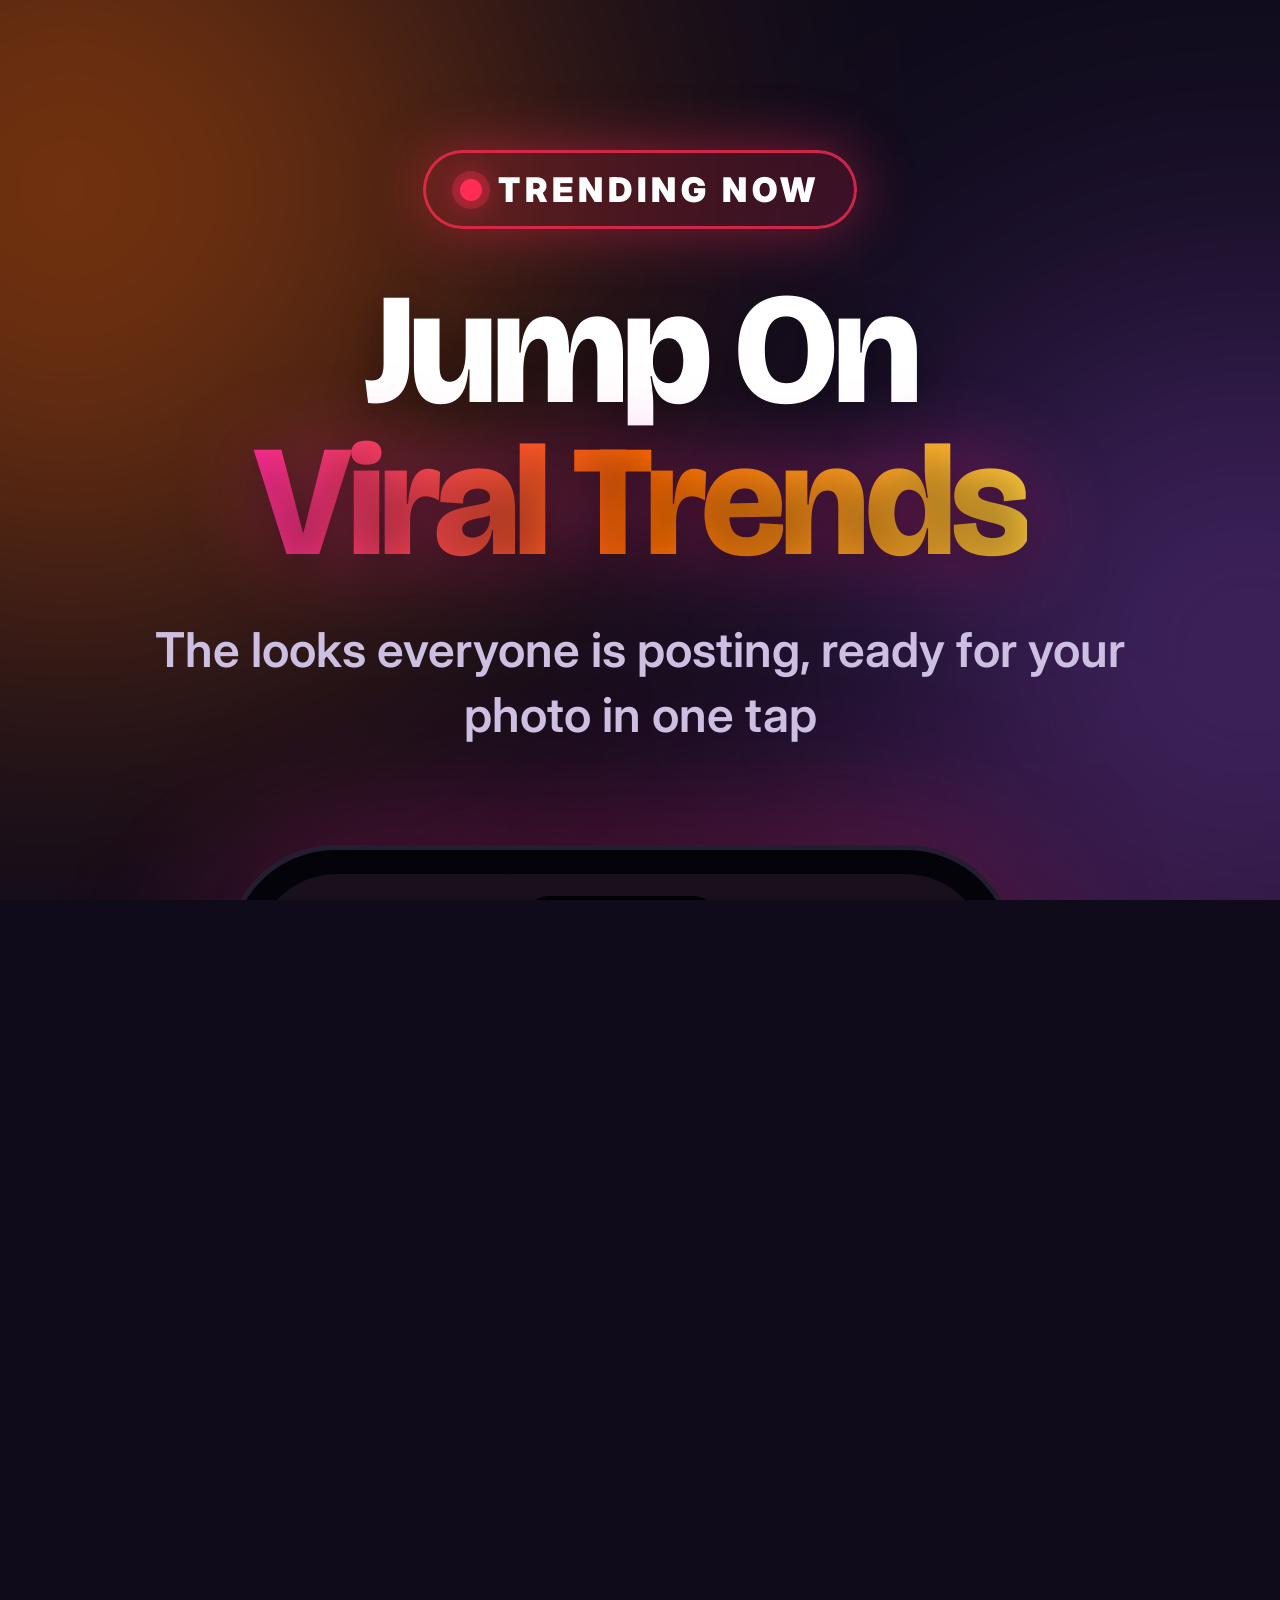
<file: store_screenshots/trends_src/source.html>
<!doctype html><html><head><meta charset="utf-8"><title>SpookyAI Store Shot: Trends</title>
<link href="https://fonts.googleapis.com/css2?family=Bricolage+Grotesque:opsz,wght@12..96,700;12..96,800&family=Inter:wght@500;600;700;800;900&display=block" rel="stylesheet">
<style>
/* Same canvas, type and palette as ios_1242x2688_v2; pink/orange "hot" accent for Trends. */
:root{--bg:#0F0B1A;--pk:#FF2D95;--or:#FF6A00;--or2:#FF9A1F;--yl:#FFC93C;--pu:#B25AFF;--mut:#CDBFE2;--red:#FF2D55}
*{box-sizing:border-box;margin:0}
html,body{width:1242px;height:2688px;overflow:hidden;background:var(--bg);font-family:Inter,sans-serif;color:#fff}
.s{position:absolute;inset:0;overflow:hidden}
.glow{position:absolute;border-radius:50%;filter:blur(170px);opacity:.5}
.copy{position:absolute;left:60px;right:60px;top:150px;text-align:center;z-index:10}
.pill{display:inline-flex;align-items:center;gap:16px;padding:16px 34px;border-radius:999px;font:900 34px Inter;letter-spacing:.14em;
 background:rgba(255,45,85,.16);border:3px solid rgba(255,45,85,.75);box-shadow:0 0 60px rgba(255,45,85,.45);margin-bottom:46px}
.pill i{width:22px;height:22px;border-radius:50%;background:var(--red);box-shadow:0 0 0 8px rgba(255,45,85,.3),0 0 30px var(--red)}
h1{font:800 158px/.96 'Bricolage Grotesque';letter-spacing:-.035em;text-shadow:0 10px 40px rgba(0,0,0,.4)}
h1 em{font-style:normal;background:linear-gradient(90deg,var(--pk),var(--or) 50%,var(--yl));-webkit-background-clip:text;color:transparent;
 filter:drop-shadow(0 0 40px rgba(255,45,149,.45))}
p.sub{font:600 48px/1.34 Inter;color:var(--mut);margin:40px auto 0;max-width:1000px}

/* Running-light frame: a frozen frame of the in-app glow. */
.lit{position:absolute;border-radius:50px;padding:7px;
 background:conic-gradient(from var(--a,210deg),rgba(255,255,255,.06) 0 52%,var(--c1,#FF2D95) 70%,#fff 78%,var(--c2,#FF8A00) 86%,rgba(255,255,255,.06) 94%);
 box-shadow:0 40px 90px rgba(0,0,0,.65),0 0 90px var(--gl,rgba(255,45,149,.5))}
.lit>.in{position:relative;width:100%;height:100%;border-radius:44px;overflow:hidden;background:#140f22}
.lit img{width:100%;height:100%;object-fit:cover;display:block}
.lit .ov{position:absolute;inset:auto 0 0 0;padding:90px 30px 30px;background:linear-gradient(transparent,rgba(0,0,0,.88))}
.lit .tt{font:800 46px/1.05 'Bricolage Grotesque'}
.tag{position:absolute;top:24px;left:24px;padding:10px 20px;border-radius:999px;font:900 24px Inter;letter-spacing:.08em}

/* Phone */
.phone{position:absolute;width:780px;height:1620px;border-radius:104px;background:#05030a;padding:24px;
 box-shadow:0 60px 140px rgba(0,0,0,.75),0 0 0 5px #2a2238,0 0 160px rgba(255,45,149,.35)}
.scr{position:relative;width:100%;height:100%;border-radius:82px;overflow:hidden;background:linear-gradient(180deg,#1a0f1c,#120c1b 40%)}
.notch{position:absolute;top:22px;left:50%;transform:translateX(-50%);width:200px;height:58px;border-radius:30px;background:#000;z-index:9}
.bar{position:absolute;top:112px;left:40px;right:40px;display:flex;align-items:center;gap:20px}
.ic{width:74px;height:74px;border-radius:22px;background:linear-gradient(135deg,#FF3B30,#E53935);display:grid;place-items:center;font-size:42px;box-shadow:0 8px 24px rgba(229,57,53,.5)}
.bar .t{font:800 50px 'Bricolage Grotesque'}
.tok{margin-left:auto;padding:14px 24px;border-radius:999px;background:rgba(255,255,255,.07);border:2px solid rgba(255,255,255,.14);font:800 32px Inter}
.hl{position:absolute;top:226px;left:40px;right:40px;display:flex;align-items:flex-start;justify-content:space-between;gap:14px}
.hl .h{font:800 50px/1.05 'Bricolage Grotesque';background:linear-gradient(90deg,var(--pk),var(--yl) 70%,#fff);-webkit-background-clip:text;color:transparent}
.livebadge{flex:none;margin-top:6px;display:flex;align-items:center;gap:10px;padding:10px 20px;border-radius:999px;border:2px solid var(--red);color:var(--red);font:900 24px Inter;letter-spacing:.1em;background:rgba(255,45,85,.12)}
.livebadge i{width:13px;height:13px;border-radius:50%;background:var(--red)}
.try{display:flex;align-items:center;justify-content:center;gap:12px;height:84px;border-radius:26px;margin-top:20px;font:800 34px Inter;
 background:linear-gradient(90deg,#FF2D95,#FF5FB0);box-shadow:0 14px 34px rgba(255,45,149,.5)}
.sec{position:absolute;left:40px;right:40px;display:flex;align-items:flex-end;justify-content:space-between}
.sec .n{font:800 42px 'Bricolage Grotesque'}
.sec .c{padding:8px 20px;border-radius:999px;border:2px solid rgba(255,255,255,.2);font:700 24px Inter;color:var(--mut)}
.row{position:absolute;left:40px;display:flex;gap:22px}
.sm{width:300px;height:420px;border-radius:36px;padding:5px;background:linear-gradient(160deg,var(--c1),rgba(255,255,255,.08) 55%,var(--c2));box-shadow:0 0 40px var(--gl)}
.sm .in{border-radius:31px}
.sm .ov{padding:70px 20px 20px}.sm .tt{font:800 32px/1.05 'Bricolage Grotesque'}
.sm .try{height:58px;font-size:24px;border-radius:18px;margin-top:12px}

.callout{position:absolute;padding:28px 36px;border-radius:40px;background:rgba(29,22,43,.95);border:3px solid rgba(255,45,149,.65);
 box-shadow:0 30px 70px rgba(0,0,0,.6),0 0 70px rgba(255,45,149,.35);z-index:12}
.orb{position:absolute;width:150px;height:150px;border-radius:50%;display:grid;place-items:center;font-size:76px;background:rgba(255,255,255,.08);
 border:3px solid rgba(255,255,255,.18);backdrop-filter:blur(10px);box-shadow:0 20px 50px rgba(0,0,0,.45),0 0 60px rgba(255,45,149,.35);z-index:13}
</style></head><body>
<section class="s">
 <div class="glow" style="width:1100px;height:1100px;background:var(--pk);left:240px;top:1000px;opacity:.38"></div>
 <div class="glow" style="width:900px;height:900px;background:var(--or);left:-380px;top:-260px;opacity:.42"></div>
 <div class="glow" style="width:700px;height:700px;background:var(--pu);left:900px;top:300px;opacity:.35"></div>

 <div class="copy">
  <div class="pill"><i></i>TRENDING NOW</div>
  <h1>Jump On<br><em>Viral Trends</em></h1>
  <p class="sub">The looks everyone is posting, ready for your photo in one tap</p>
 </div>

 <!-- Phone with the Trends tab -->
 <div class="phone" style="left:231px;top:850px"><div class="scr">
  <div class="notch"></div>
  <div class="bar"><div class="ic">🔥</div><div class="t">Trends</div><div class="tok">🔥 3 ⊕</div></div>
  <div class="hl"><div class="h">What everyone is<br>creating right now</div><div class="livebadge"><i></i>LIVE</div></div>
  <div class="lit" style="left:40px;top:400px;width:652px;height:800px;--a:160deg">
   <div class="in"><img src="snow_globe.jpg">
    <div class="ov"><div class="tt">Inside a Snow Globe</div><div class="try">✨ Try it now</div></div>
   </div>
  </div>
  <div class="sec" style="top:1250px"><div class="n">Action Figure Box</div><div class="c">3 styles</div></div>
  <div class="row" style="top:1330px">
   <div class="lit sm" style="position:relative;--c1:#7C4DFF;--c2:#FF2D95;--gl:rgba(124,77,255,.4)"><div class="in"><img src="chibi.jpg"><div class="ov"><div class="tt">Chibi Sticker</div></div></div></div>
   <div class="lit sm" style="position:relative;--c1:#FF2D95;--c2:#FF8A00;--gl:rgba(255,45,149,.4)"><div class="in"><img src="mini_me.jpg"><div class="ov"><div class="tt">Mini-Me</div></div></div></div>
   <div class="lit sm" style="position:relative;--c1:#FF8A00;--c2:#7C4DFF;--gl:rgba(255,138,0,.4)"><div class="in"><img src="collector.jpg"></div></div>
  </div>
 </div></div>

 <!-- Floating trend cards -->
 <div class="lit" style="width:360px;height:510px;left:-24px;top:1250px;transform:rotate(-8deg);z-index:11;--c1:#FF8A00;--c2:#FFC93C;--gl:rgba(255,138,0,.5);--a:20deg">
  <div class="in"><img src="film_flash.jpg"><span class="tag" style="left:auto;right:24px;background:var(--or);color:#fff">#Y2KFilm</span>
   <div class="ov" style="padding-bottom:26px"><div class="tt" style="font-size:40px">90s Film Flash</div></div></div>
 </div>
 <div class="lit" style="width:400px;height:570px;left:870px;top:1880px;transform:rotate(9deg);z-index:11;--c1:#E53935;--c2:#FF2D95;--gl:rgba(229,57,53,.5);--a:300deg">
  <div class="in"><img src="red_hood.jpg"><span class="tag" style="background:#E53935;color:#fff">#Holiday</span>
   <div class="ov" style="padding-bottom:26px"><div class="tt" style="font-size:40px">Red Hood</div></div></div>
 </div>

 <div class="callout" style="right:24px;top:1500px;transform:rotate(4deg);display:flex;align-items:center;gap:20px">
  <span style="padding:8px 16px;border-radius:999px;background:var(--pk);font:900 26px Inter;letter-spacing:.08em">NEW</span>
  <div><div style="font:800 40px 'Bricolage Grotesque'">Fresh drops</div><div style="font:600 28px Inter;color:var(--mut);margin-top:4px">all season long</div></div>
 </div>
 <div class="callout" style="left:30px;top:2400px;transform:rotate(-4deg);display:flex;align-items:center;gap:20px">
  <div style="width:110px;height:140px;border-radius:24px;overflow:hidden"><img src="pajama.jpg" style="width:100%;height:100%;object-fit:cover"></div>
  <div><div style="font:800 40px 'Bricolage Grotesque'">📸 Your photo,<br>the trend</div><div style="font:600 28px Inter;color:var(--mut);margin-top:6px">one tap to try</div></div>
 </div>
 <div class="orb" style="left:46px;top:1040px;width:140px;height:140px;font-size:70px">🔥</div>
 <div class="orb" style="left:1060px;top:1700px;width:130px;height:130px;font-size:64px">❤️</div>
</section>
</body></html>
</file>
<file: website/public/styles.css>
/* SpookyAI landing — season-aware, mobile-first */
:root {
  --bg: #0f0b1a; --surface: #1a132b; --card: #231a37; --line: rgba(255,255,255,.09);
  --text: #f6f1ff; --muted: #a998c4;
  --a1: #ff6a00; --a2: #ff8a00; --a3: #b25aff; --a4: #e46adf;
  --radius: 22px; --ease: cubic-bezier(.2,.8,.2,1);
  color-scheme: dark;
}
[data-season="christmas"] {
  --bg: #0b1220; --surface: #121c2e; --card: #18243a; --muted: #9fb0c9;
  --a1: #e53935; --a2: #ffc107; --a3: #43a047; --a4: #ff8a80;
}
*, *::before, *::after { box-sizing: border-box; }
html { scroll-behavior: smooth; -webkit-text-size-adjust: 100%; }
body {
  margin: 0; background: var(--bg); color: var(--text); overflow-x: hidden;
  font: 16px/1.55 ui-sans-serif, -apple-system, BlinkMacSystemFont, "Segoe UI", Roboto, "Helvetica Neue", Arial, sans-serif;
  transition: background-color .8s var(--ease);
}
img, video { display: block; max-width: 100%; }
a { color: inherit; }
h1, h2, h3 { line-height: 1.05; letter-spacing: -.03em; margin: 0; }
h2 { font-size: clamp(30px, 6vw, 54px); font-weight: 800; }
.grad {
  background: linear-gradient(100deg, var(--a2), var(--a1) 40%, var(--a4) 70%, var(--a3));
  background-size: 200% 100%; -webkit-background-clip: text; background-clip: text; color: transparent;
  animation: shimmer 8s linear infinite;
}
@keyframes shimmer { to { background-position: -200% 0; } }
.kicker { text-transform: uppercase; letter-spacing: .16em; font-size: 12px; font-weight: 700; color: var(--a2); margin: 0 0 12px; }
.lead { color: var(--muted); font-size: clamp(16px, 2.2vw, 19px); max-width: 560px; margin: 16px 0 0; }
.center { text-align: center; } .center .lead { margin-inline: auto; }

/* ambient */
#fx { position: fixed; inset: 0; width: 100%; height: 100%; pointer-events: none; z-index: 1; }
.glow { position: fixed; inset: -20vmax; z-index: 0; pointer-events: none;
  background: radial-gradient(40vmax 30vmax at 15% 10%, color-mix(in srgb, var(--a3) 30%, transparent), transparent 70%),
              radial-gradient(35vmax 30vmax at 90% 30%, color-mix(in srgb, var(--a1) 22%, transparent), transparent 70%);
  animation: drift 18s ease-in-out infinite alternate; transition: background .8s; }
@keyframes drift { to { transform: translate3d(3vmax, 4vmax, 0) scale(1.08); } }
main, .nav, .footer { position: relative; z-index: 2; }

/* nav */
.nav { position: sticky; top: 0; display: flex; align-items: center; gap: 16px; padding: 12px 16px;
  padding-top: max(12px, env(safe-area-inset-top));
  backdrop-filter: blur(14px) saturate(1.4); -webkit-backdrop-filter: blur(14px) saturate(1.4);
  background: color-mix(in srgb, var(--bg) 70%, transparent); border-bottom: 1px solid transparent; transition: border-color .3s; }
.nav.scrolled { border-bottom-color: var(--line); }
.brand { display: flex; align-items: center; gap: 10px; font-weight: 800; text-decoration: none; letter-spacing: -.02em; }
.brand-icon { border-radius: 10px; }
.nav-links { display: none; gap: 24px; margin-left: 24px; }
.nav-links a { text-decoration: none; color: var(--muted); font-size: 15px; transition: color .2s; }
.nav-links a:hover { color: var(--text); }
.nav-right { margin-left: auto; display: flex; align-items: center; gap: 10px; }
.lang { font-size: 13px; font-weight: 700; text-decoration: none; padding: 7px 10px; border: 1px solid var(--line); border-radius: 999px; color: var(--muted); }
.btn-mini { font-size: 14px; font-weight: 700; text-decoration: none; padding: 9px 14px; border-radius: 999px;
  background: linear-gradient(135deg, var(--a1), var(--a3)); color: #fff; white-space: nowrap; }
@media (min-width: 860px) { .nav { padding-inline: 32px; } .nav-links { display: flex; } }

/* hero */
.hero { position: relative; min-height: calc(100svh - 64px); display: grid; align-items: center; gap: 24px;
  padding: 24px 16px 72px; max-width: 1200px; margin: 0 auto; }
.hero-copy { text-align: center; position: relative; z-index: 2; }
.hero h1 { font-size: clamp(44px, 11vw, 92px); font-weight: 900; margin-top: 4px; }
.hero h1 .line { display: block; }
.hero .lead { margin-inline: auto; }
.app-icon { position: relative; width: 104px; height: 104px; margin: 0 auto 22px; border-radius: 26px;
  box-shadow: 0 0 0 1px var(--line), 0 20px 60px -10px color-mix(in srgb, var(--a1) 60%, transparent);
  animation: float 6s ease-in-out infinite; }
.app-icon img { position: absolute; inset: 0; width: 100%; height: 100%; border-radius: inherit; transition: opacity .8s, transform .8s var(--ease); }
.app-icon .icon-c { opacity: 0; transform: rotate(-8deg) scale(.9); }
[data-season="christmas"] .app-icon .icon-c { opacity: 1; transform: none; }
[data-season="christmas"] .app-icon .icon-h { opacity: 0; transform: rotate(8deg) scale(.9); }
.app-icon.small { width: 84px; height: 84px; border-radius: 22px; }
@keyframes float { 50% { transform: translateY(-8px); } }

.stores { display: flex; flex-wrap: wrap; justify-content: center; gap: 12px; margin-top: 28px; }
.store { display: inline-flex; align-items: center; gap: 10px; min-width: 186px; padding: 11px 20px 11px 16px;
  border-radius: 16px; text-decoration: none; border: 1px solid var(--line); background: rgba(255,255,255,.04);
  transition: transform .25s var(--ease), box-shadow .25s, background .25s; }
.store svg { width: 28px; height: 28px; flex: none; }
.store span { display: flex; flex-direction: column; line-height: 1.15; text-align: left; }
.store small { font-size: 11px; opacity: .8; text-transform: uppercase; letter-spacing: .06em; }
.store b { font-size: 19px; letter-spacing: -.01em; }
.store:hover { transform: translateY(-3px); box-shadow: 0 14px 30px -12px color-mix(in srgb, var(--a1) 70%, transparent); }
.store-ios { background: linear-gradient(135deg, var(--a2), var(--a1)); color: #1a0f00; border-color: transparent; }
/* device-aware emphasis */
[data-device="android"] .store-android { order: -1; background: linear-gradient(135deg, var(--a2), var(--a1)); color: #1a0f00; border-color: transparent; }
[data-device="android"] .store-ios { background: rgba(255,255,255,.04); color: var(--text); border-color: var(--line); transform: scale(.94); }
[data-device="ios"] .store-android { transform: scale(.94); opacity: .85; }
[data-device="android"] .store-ios:hover, [data-device="ios"] .store-android:hover { transform: scale(.94) translateY(-3px); }
.fine { margin: 14px 0 0; font-size: 13px; color: var(--muted); }

.season-toggle { display: inline-flex; gap: 4px; margin-top: 22px; padding: 4px; border-radius: 999px; background: rgba(255,255,255,.05); border: 1px solid var(--line); }
.season-toggle button { font: inherit; font-size: 13px; font-weight: 700; color: var(--muted); background: none; border: 0; padding: 8px 14px; border-radius: 999px; cursor: pointer; transition: background .3s, color .3s; }
[data-season="halloween"] [data-season-btn="halloween"], [data-season="christmas"] [data-season-btn="christmas"] { background: var(--text); color: var(--bg); }

.hero-art { position: relative; height: 340px; perspective: 1000px; }
.hcard { position: absolute; margin: 0; width: 42%; aspect-ratio: 1; border-radius: 20px; overflow: hidden;
  box-shadow: 0 30px 60px -20px rgba(0,0,0,.7), 0 0 0 1px var(--line);
  transition: opacity .9s var(--ease), transform 1.1s var(--ease); will-change: transform; }
.hcard img { width: 100%; height: 100%; object-fit: cover; }
.hcard-1 { left: 29%; top: 8%; width: 46%; z-index: 3; --r: 0deg; }
.hcard-2 { left: 2%; top: 22%; --r: -9deg; z-index: 2; }
.hcard-3 { right: 2%; top: 20%; --r: 8deg; z-index: 2; }
.hcard-4 { left: 12%; top: 0; width: 26%; --r: -4deg; z-index: 1; }
.hcard-5 { right: 12%; top: 58%; width: 26%; --r: 6deg; z-index: 4; }
.hcard { transform: translate3d(var(--px, 0), var(--py, 0), 0) rotate(var(--r)); }
.hcard[data-set] { opacity: 0; transform: translate3d(0, 40px, 0) rotate(var(--r)) scale(.9); pointer-events: none; }
[data-season="halloween"] .hcard[data-set="halloween"], [data-season="christmas"] .hcard[data-set="christmas"] {
  opacity: 1; transform: translate3d(var(--px, 0), var(--py, 0), 0) rotate(var(--r)); }
.hcard-2 { transition-delay: .06s; } .hcard-3 { transition-delay: .12s; } .hcard-4 { transition-delay: .18s; } .hcard-5 { transition-delay: .24s; }
.hcard-5 { animation: bob 7s ease-in-out infinite; }

.scroll-cue { position: absolute; left: 50%; bottom: 14px; transform: translateX(-50%); font-size: 12px; color: var(--muted); text-decoration: none; display: flex; flex-direction: column; align-items: center; gap: 6px; }
.scroll-cue span { width: 18px; height: 28px; border: 2px solid var(--muted); border-radius: 10px; position: relative; }
.scroll-cue span::after { content: ""; position: absolute; left: 50%; top: 5px; width: 3px; height: 6px; margin-left: -1.5px; border-radius: 2px; background: var(--muted); animation: wheel 1.6s infinite; }
@keyframes wheel { to { transform: translateY(9px); opacity: 0; } }
@keyframes bob { 50% { translate: 0 -10px; } }

@media (min-width: 900px) {
  .hero { grid-template-columns: 1.05fr 1fr; padding: 40px 32px 90px; }
  .hero-copy { text-align: left; }
  .hero .lead { margin-inline: 0; }
  .hero .app-icon { margin-left: 0; }
  .hero .stores { justify-content: flex-start; }
  .hero-art { height: 560px; }
}

/* chips marquee */
.chips { position: relative; z-index: 2; overflow: hidden; border-block: 1px solid var(--line); padding: 14px 0; background: rgba(255,255,255,.02);
  mask-image: linear-gradient(90deg, transparent, #000 10%, #000 90%, transparent); }
.chips-track { display: flex; gap: 28px; width: max-content; animation: scroll-x 34s linear infinite; }
.chips span { white-space: nowrap; font-size: 14px; color: var(--muted); display: flex; align-items: center; gap: 28px; }
.chips span::after { content: "✦"; color: var(--a2); }
@keyframes scroll-x { to { transform: translateX(-50%); } }

/* sections */
.section { padding: 84px 16px; max-width: 1200px; margin: 0 auto; scroll-margin-top: 40px; }
.section.narrow { max-width: 760px; }
.split { display: grid; gap: 36px; align-items: center; }
@media (min-width: 900px) {
  .section { padding: 120px 32px; }
  .split { grid-template-columns: 1fr 1fr; gap: 64px; }
  .split.reverse .copy { order: 2; }
}
.reveal > * { opacity: 0; transform: translateY(36px); transition: opacity .9s var(--ease), transform .9s var(--ease); }
.reveal > *:nth-child(2) { transition-delay: .12s; } .reveal > *:nth-child(3) { transition-delay: .24s; }
.reveal.in > * { opacity: 1; transform: none; }

/* before / after */
.tabs { display: flex; flex-wrap: wrap; gap: 8px; margin-top: 24px; }
.tabs button { font: inherit; font-size: 14px; font-weight: 700; padding: 10px 16px; border-radius: 999px; cursor: pointer;
  color: var(--text); background: rgba(255,255,255,.05); border: 1px solid var(--line); transition: background .25s, border-color .25s; }
.tabs button[aria-selected="true"] { background: color-mix(in srgb, var(--a1) 22%, transparent); border-color: var(--a1); }
.ba { position: relative; aspect-ratio: 4/5; width: 100%; max-width: 480px; margin: 0 auto; border-radius: var(--radius); overflow: hidden;
  box-shadow: 0 40px 80px -30px rgba(0,0,0,.8), 0 0 0 1px var(--line); user-select: none; touch-action: pan-y; }
.ba img { position: absolute; inset: 0; width: 100%; height: 100%; object-fit: cover; }
.ba-after { transition: opacity .4s; }
.ba-before { position: absolute; inset: 0; clip-path: inset(0 calc(100% - var(--pos)) 0 0); }
.ba-handle { position: absolute; top: 0; bottom: 0; left: var(--pos); width: 2px; margin-left: -1px; background: #fff; box-shadow: 0 0 20px rgba(0,0,0,.5); pointer-events: none; }
.ba-handle span { position: absolute; top: 50%; left: 50%; width: 46px; height: 46px; margin: -23px 0 0 -23px; border-radius: 50%;
  background: #fff; box-shadow: 0 6px 20px rgba(0,0,0,.4); }
.ba-handle span::before, .ba-handle span::after { content: ""; position: absolute; top: 50%; margin-top: -6px; border: 6px solid transparent; }
.ba-handle span::before { left: 7px; border-right-color: var(--bg); } .ba-handle span::after { right: 7px; border-left-color: var(--bg); }
.ba-range { position: absolute; inset: 0; width: 100%; height: 100%; opacity: 0; cursor: ew-resize; margin: 0; -webkit-appearance: none; appearance: none; }
.ba-label { position: absolute; top: 14px; font-size: 12px; font-weight: 700; padding: 6px 10px; border-radius: 999px; background: rgba(0,0,0,.55); backdrop-filter: blur(6px); pointer-events: none; }
.ba-label.l { left: 14px; } .ba-label.r { right: 14px; }
.ba.hint .ba-before, .ba.hint .ba-handle { transition: clip-path .9s var(--ease), left .9s var(--ease); }

/* video */
.vid-pair { display: grid; grid-template-columns: 1fr 1fr; gap: 14px; }
.vid-card { position: relative; aspect-ratio: 1; border-radius: var(--radius); overflow: hidden; box-shadow: 0 0 0 1px var(--line), 0 30px 60px -30px rgba(0,0,0,.8); }
.vid-card:nth-child(2) { transform: translateY(36px); }
.vid-card img, .vid-card video { position: absolute; inset: 0; width: 100%; height: 100%; object-fit: cover; }
.vid-card video { opacity: 0; transition: opacity 1s; }
.vid-card video.playing { opacity: 1; }
.pill { position: absolute; left: 10px; bottom: 10px; font-size: 12px; padding: 6px 10px; border-radius: 999px; background: rgba(0,0,0,.6); backdrop-filter: blur(6px); }
.pill i { font-style: normal; opacity: .7; } .pill b { color: var(--a2); }

/* trends carousel */
.trends { display: flex; gap: 16px; overflow-x: auto; scroll-snap-type: x mandatory; padding: 40px 16px 24px; margin: 0 -16px;
  scrollbar-width: none; -webkit-overflow-scrolling: touch; }
.trends::-webkit-scrollbar { display: none; }
.trend { flex: 0 0 68%; max-width: 300px; margin: 0; scroll-snap-align: center; position: relative; border-radius: var(--radius); overflow: hidden;
  box-shadow: 0 0 0 1px var(--line), 0 30px 50px -30px rgba(0,0,0,.8); transition: transform .5s var(--ease); }
.trend img { aspect-ratio: 1; object-fit: cover; width: 100%; }
.trend figcaption, .tile figcaption { position: absolute; left: 0; right: 0; bottom: 0; padding: 28px 14px 12px; font-size: 14px; font-weight: 700;
  background: linear-gradient(transparent, rgba(0,0,0,.75)); }
@media (min-width: 900px) {
  .trends { margin: 0; padding-inline: 0; justify-content: center; flex-wrap: wrap; overflow: visible; }
  .trend { flex-basis: 22%; }
  .trend:nth-child(odd) { transform: translateY(24px) rotate(-1.5deg); } .trend:nth-child(even) { transform: rotate(1.5deg); }
  .trend:hover { transform: translateY(-8px) scale(1.04) rotate(0); z-index: 2; }
}

/* gallery marquee rows */
.gallery { max-width: none; padding-inline: 0; }
.gallery .center { padding-inline: 16px; margin-bottom: 36px; }
.marquee-row { overflow: hidden; padding: 7px 0; mask-image: linear-gradient(90deg, transparent, #000 6%, #000 94%, transparent); }
.marquee-track { display: flex; gap: 14px; width: max-content; animation: scroll-x 60s linear infinite; }
.marquee-row:nth-of-type(odd) .marquee-track { animation-direction: reverse; animation-duration: 70s; }
.marquee-row:hover .marquee-track { animation-play-state: paused; }
.tile { position: relative; margin: 0; width: 170px; aspect-ratio: 1; border-radius: 18px; overflow: hidden; flex: none; box-shadow: 0 0 0 1px var(--line); }
.tile img { width: 100%; height: 100%; object-fit: cover; transition: transform .6s var(--ease); }
.tile:hover img { transform: scale(1.08); }
.tile figcaption { opacity: 0; transition: opacity .3s; font-size: 13px; }
.tile:hover figcaption { opacity: 1; }
@media (min-width: 900px) { .tile { width: 240px; } }
.marquee-row[data-set] { transition: opacity .8s, filter .8s; }
[data-season="halloween"] .marquee-row[data-set="christmas"], [data-season="christmas"] .marquee-row[data-set="halloween"] { opacity: .45; filter: saturate(.6); }

/* screens */
.screens { display: flex; gap: 16px; overflow-x: auto; scroll-snap-type: x mandatory; padding: 40px 16px 10px; margin: 0 -16px; scrollbar-width: none; }
.screens::-webkit-scrollbar { display: none; }
.screen { flex: 0 0 58%; max-width: 250px; margin: 0; scroll-snap-align: center; border-radius: 26px; overflow: hidden; box-shadow: 0 0 0 1px var(--line), 0 30px 60px -30px rgba(0,0,0,.9); }
@media (min-width: 900px) { .screens { justify-content: center; margin: 0; padding-inline: 0; } .screen { flex-basis: 15%; } .screen:nth-child(even) { transform: translateY(30px); } }

/* faq */
.qa { border-bottom: 1px solid var(--line); }
.qa:first-of-type { margin-top: 32px; }
.qa summary { cursor: pointer; list-style: none; padding: 20px 36px 20px 0; font-weight: 700; font-size: 17px; position: relative; }
.qa summary::-webkit-details-marker { display: none; }
.qa summary::after { content: "+"; position: absolute; right: 4px; top: 50%; transform: translateY(-50%); font-size: 24px; color: var(--a2); transition: transform .3s; }
.qa[open] summary::after { transform: translateY(-50%) rotate(45deg); }
.qa p { margin: 0 0 20px; color: var(--muted); animation: fadein .4s; }
@keyframes fadein { from { opacity: 0; transform: translateY(-6px); } }

/* final cta */
.cta { text-align: center; }
.cta h2 { font-size: clamp(34px, 7vw, 64px); }
.cta h2 span { display: block; }
.cta .lead { margin-inline: auto; }
.cta-row { display: flex; flex-direction: column; align-items: center; gap: 24px; margin-top: 8px; }
.qr { display: none; align-items: center; gap: 14px; text-align: left; padding: 12px; padding-right: 20px; border-radius: 20px; background: rgba(255,255,255,.04); border: 1px solid var(--line); }
.qr img { border-radius: 10px; width: 112px; height: 112px; }
.qr b { display: block; } .qr small { color: var(--muted); }
[data-device="desktop"] .qr { display: flex; }
@media (min-width: 900px) { .cta-row { flex-direction: row; justify-content: center; } .cta-row .stores { margin-top: 0; } }

/* footer */
.footer { display: flex; flex-direction: column; align-items: center; gap: 14px; padding: 40px 16px calc(40px + env(safe-area-inset-bottom)); border-top: 1px solid var(--line); color: var(--muted); font-size: 14px; }
.footer nav { display: flex; flex-wrap: wrap; justify-content: center; gap: 8px 20px; }
.footer a { text-decoration: none; } .footer a:hover { color: var(--text); }
.footer .brand { color: var(--text); }

/* legal pages */
.legal { max-width: 760px; margin: 0 auto; padding: 32px 16px 80px; }
.legal h1 { font-size: clamp(32px, 6vw, 44px); margin: 16px 0 20px; }
.legal h2 { font-size: 22px; margin: 36px 0 10px; letter-spacing: -.01em; }
.legal h3 { font-size: 18px; margin: 24px 0 8px; }
.legal p, .legal li { color: #d9cfea; }
.legal a { color: var(--a2); }
.legal-note { font-size: 13px; color: var(--muted) !important; }
.legal-note:empty { display: none; }
.table { overflow-x: auto; margin: 16px 0; border: 1px solid var(--line); border-radius: 14px; }
.legal table { border-collapse: collapse; width: 100%; font-size: 14px; min-width: 520px; }
.legal th, .legal td { text-align: left; padding: 10px 12px; border-bottom: 1px solid var(--line); vertical-align: top; }
.legal th { background: rgba(255,255,255,.04); }

@media (prefers-reduced-motion: reduce) {
  *, *::before, *::after { animation: none !important; transition: none !important; scroll-behavior: auto !important; }
  .reveal > * { opacity: 1; transform: none; }
  #fx { display: none; }
}
</file>
